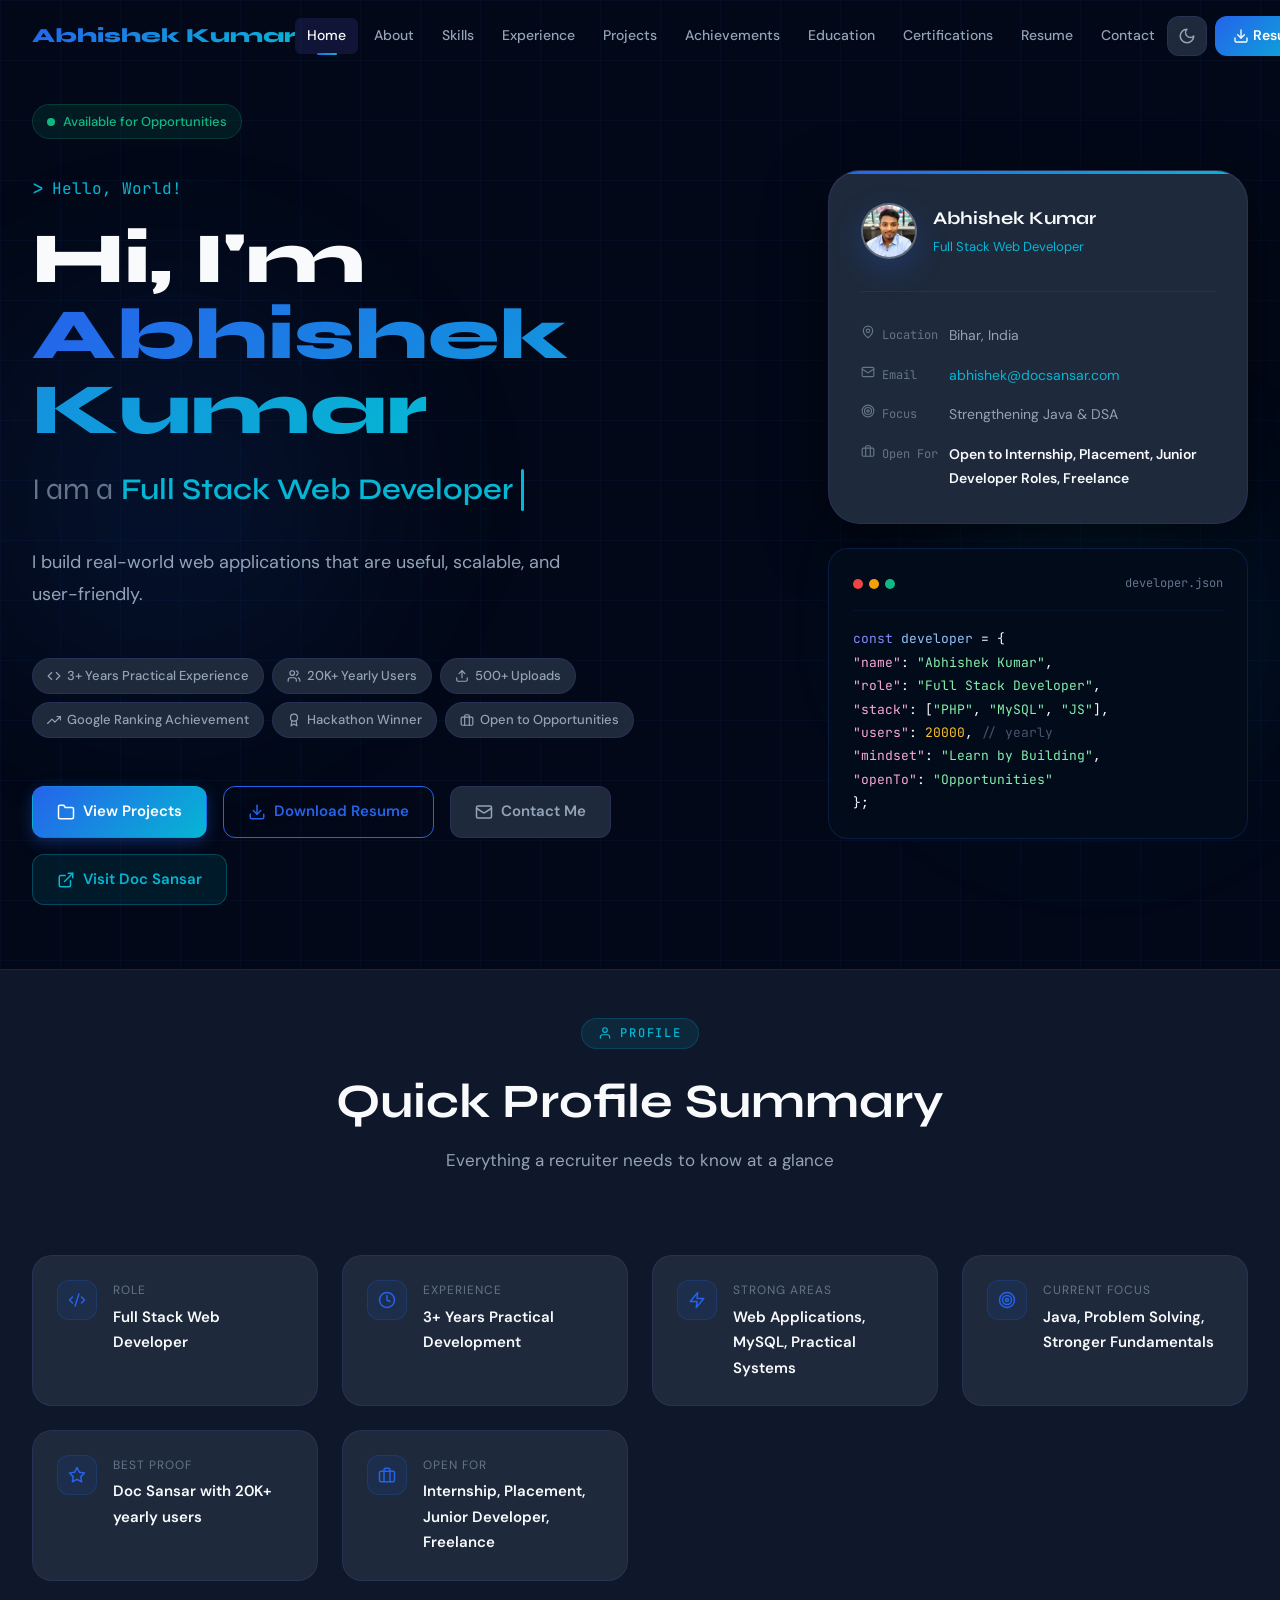
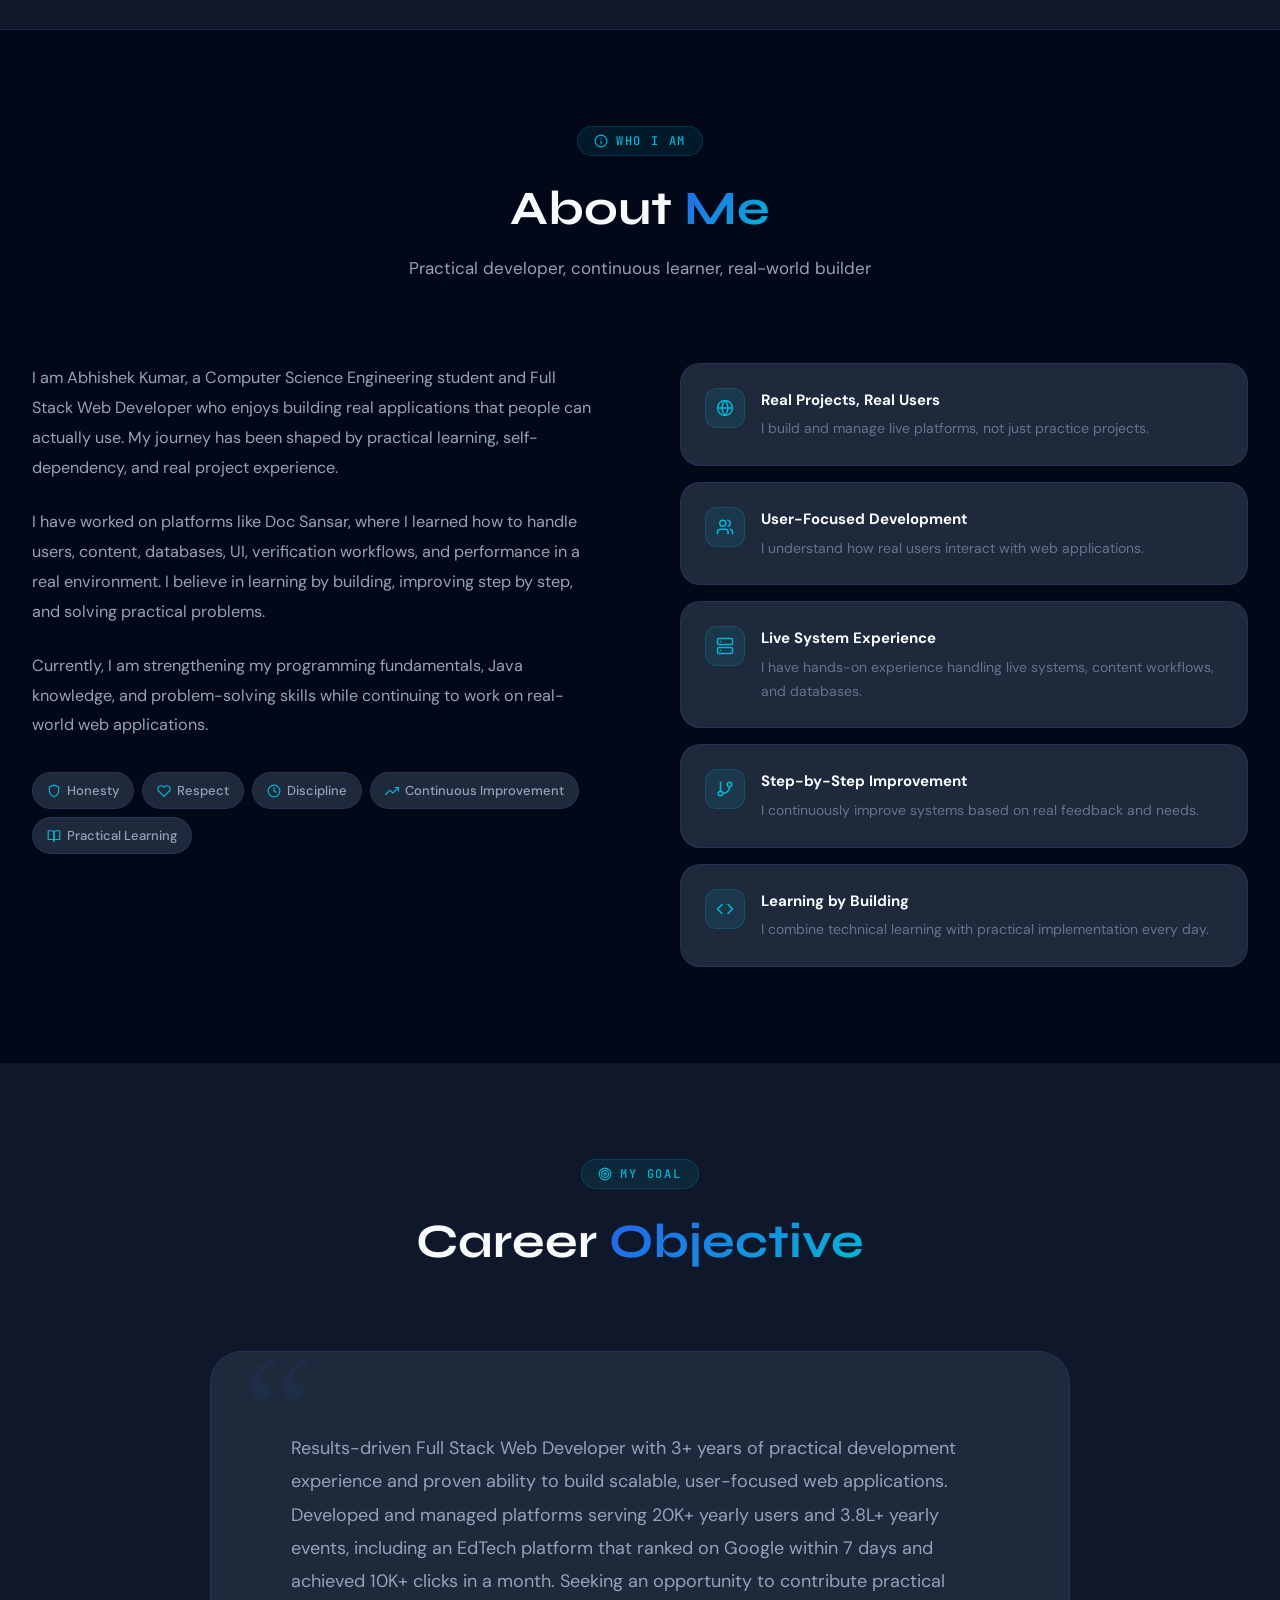
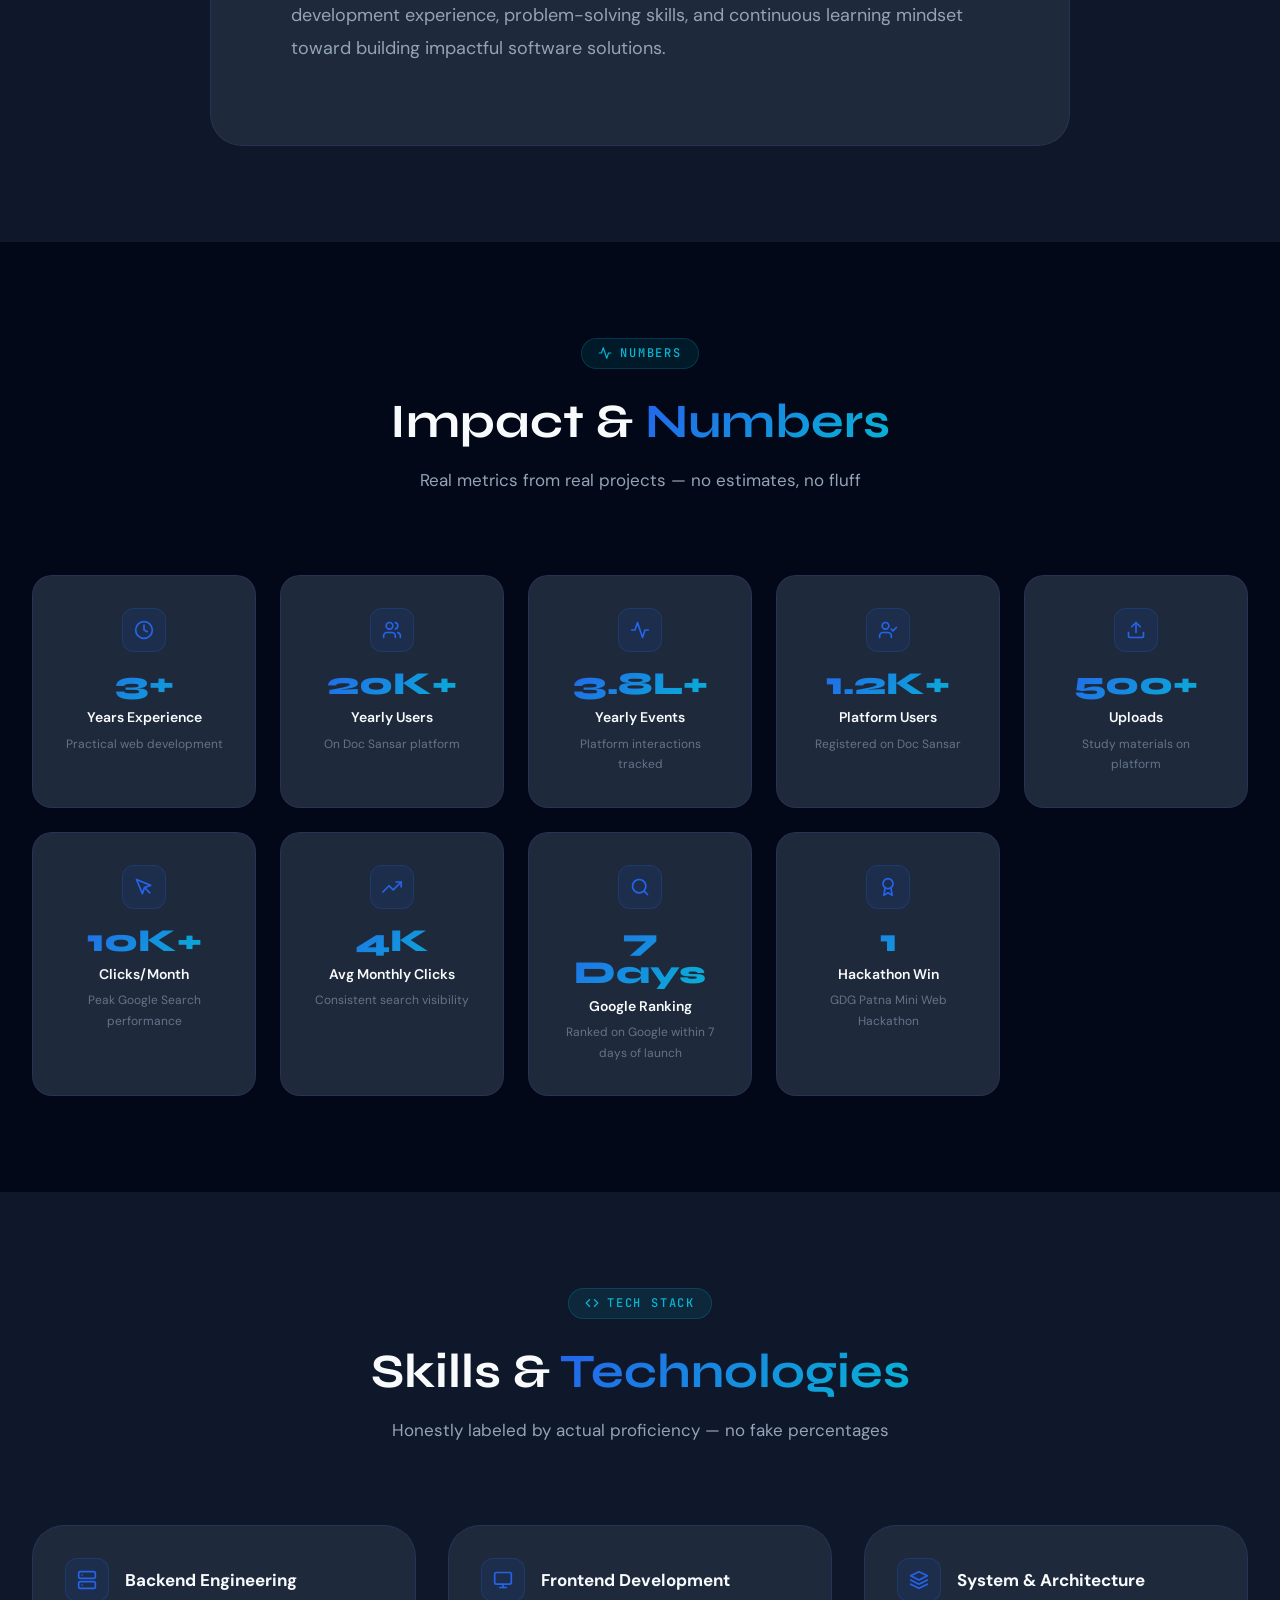
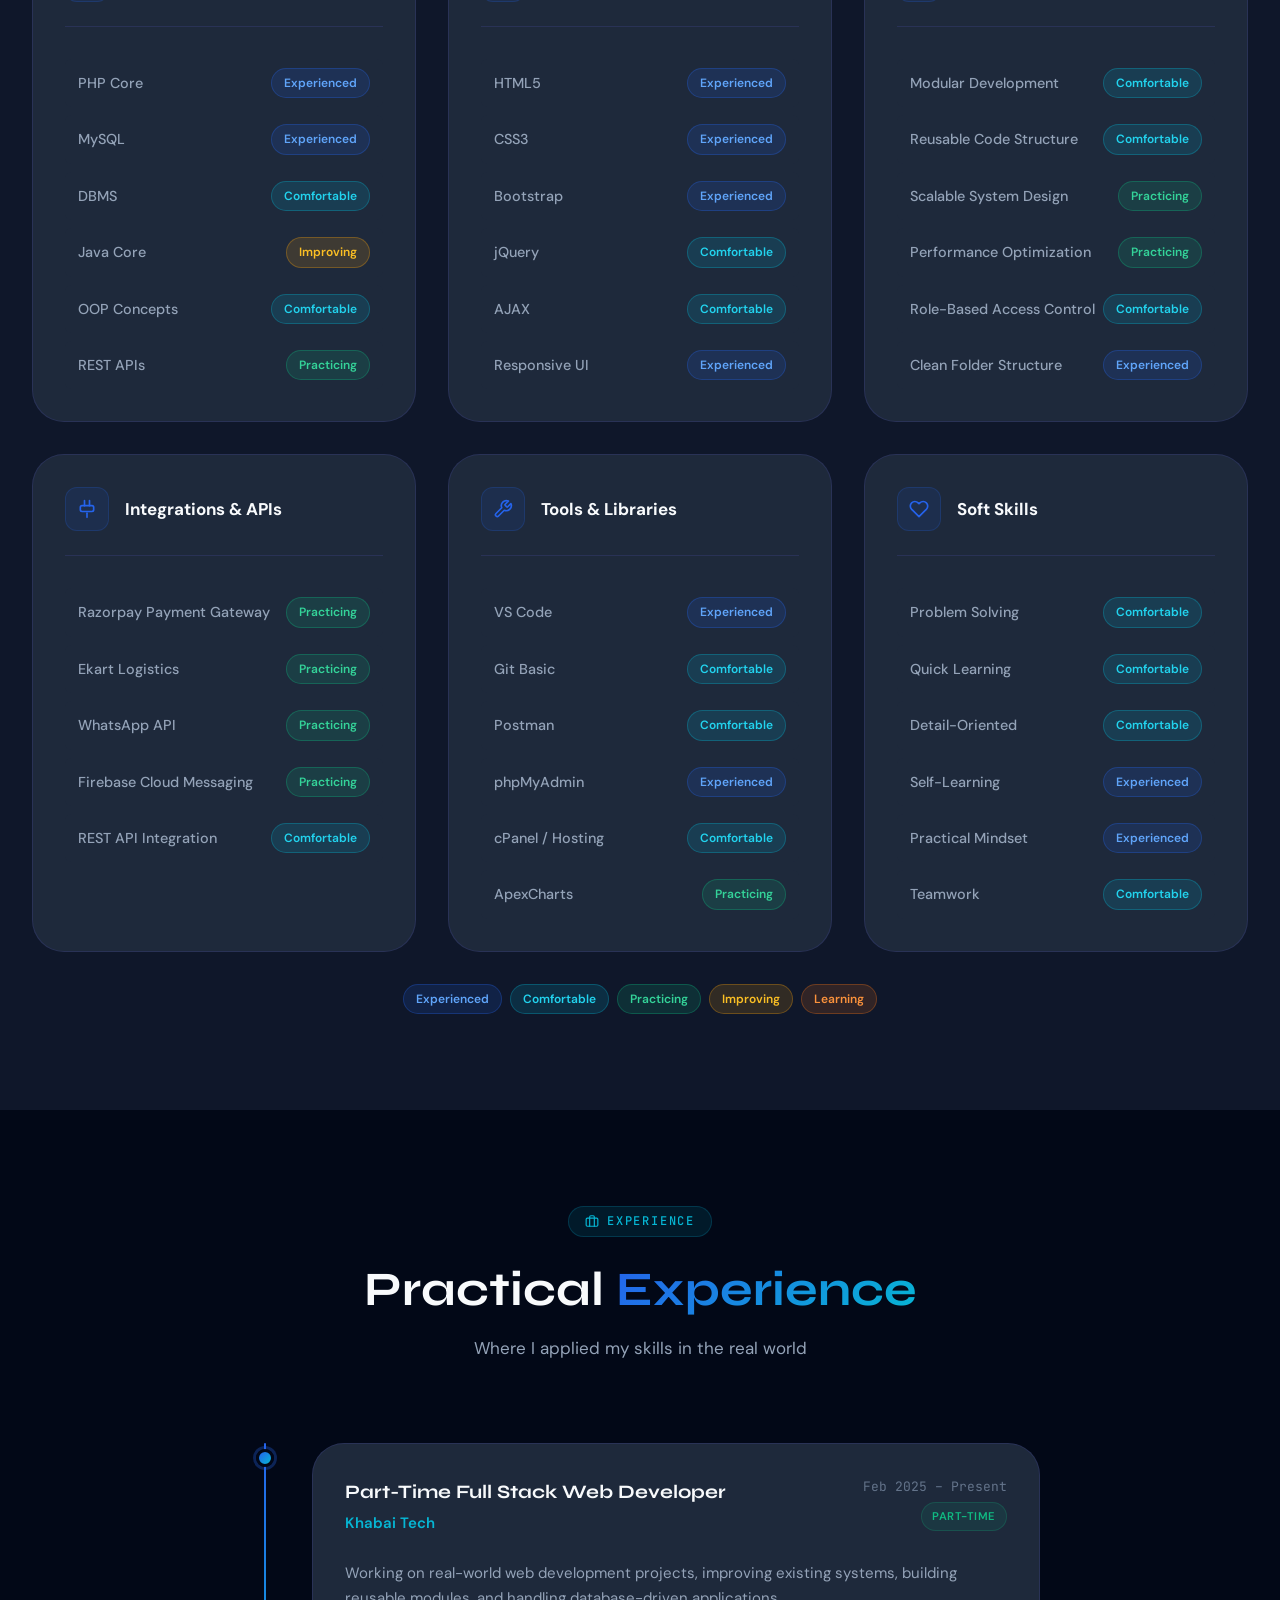
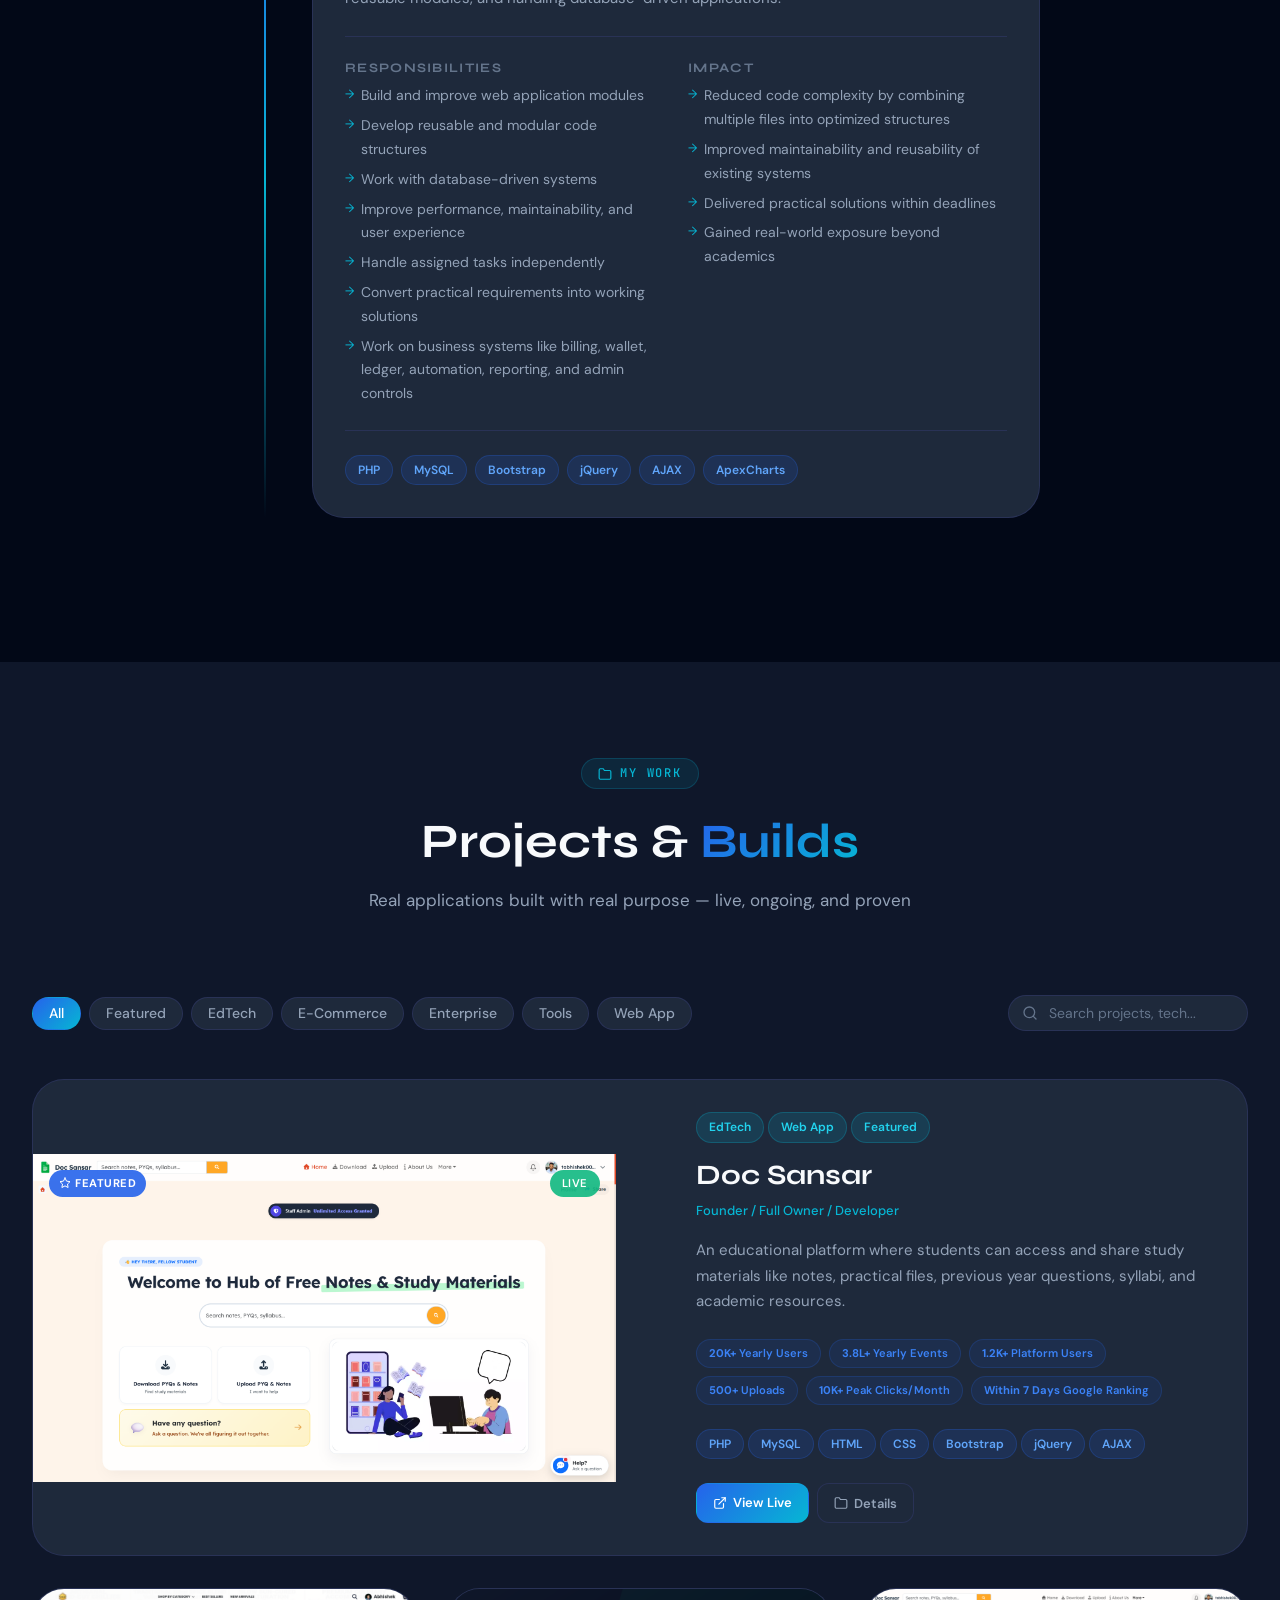
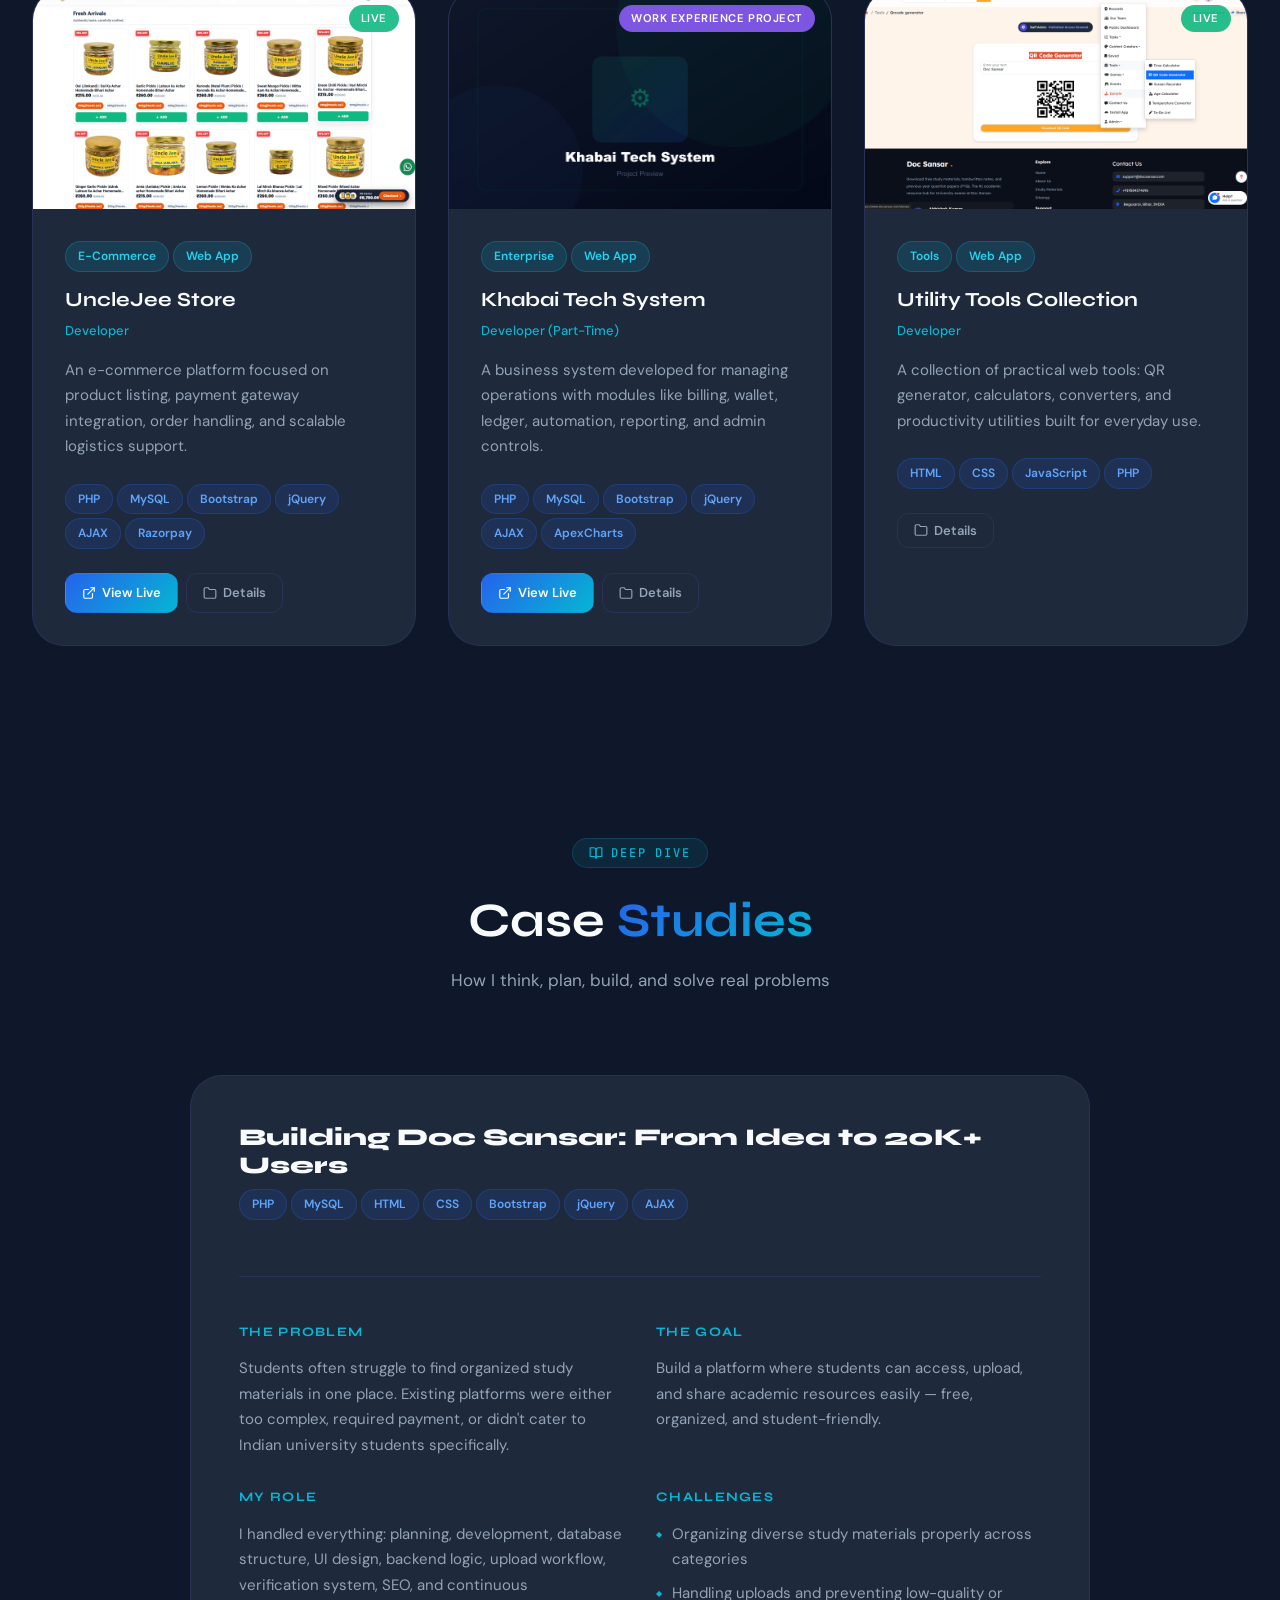
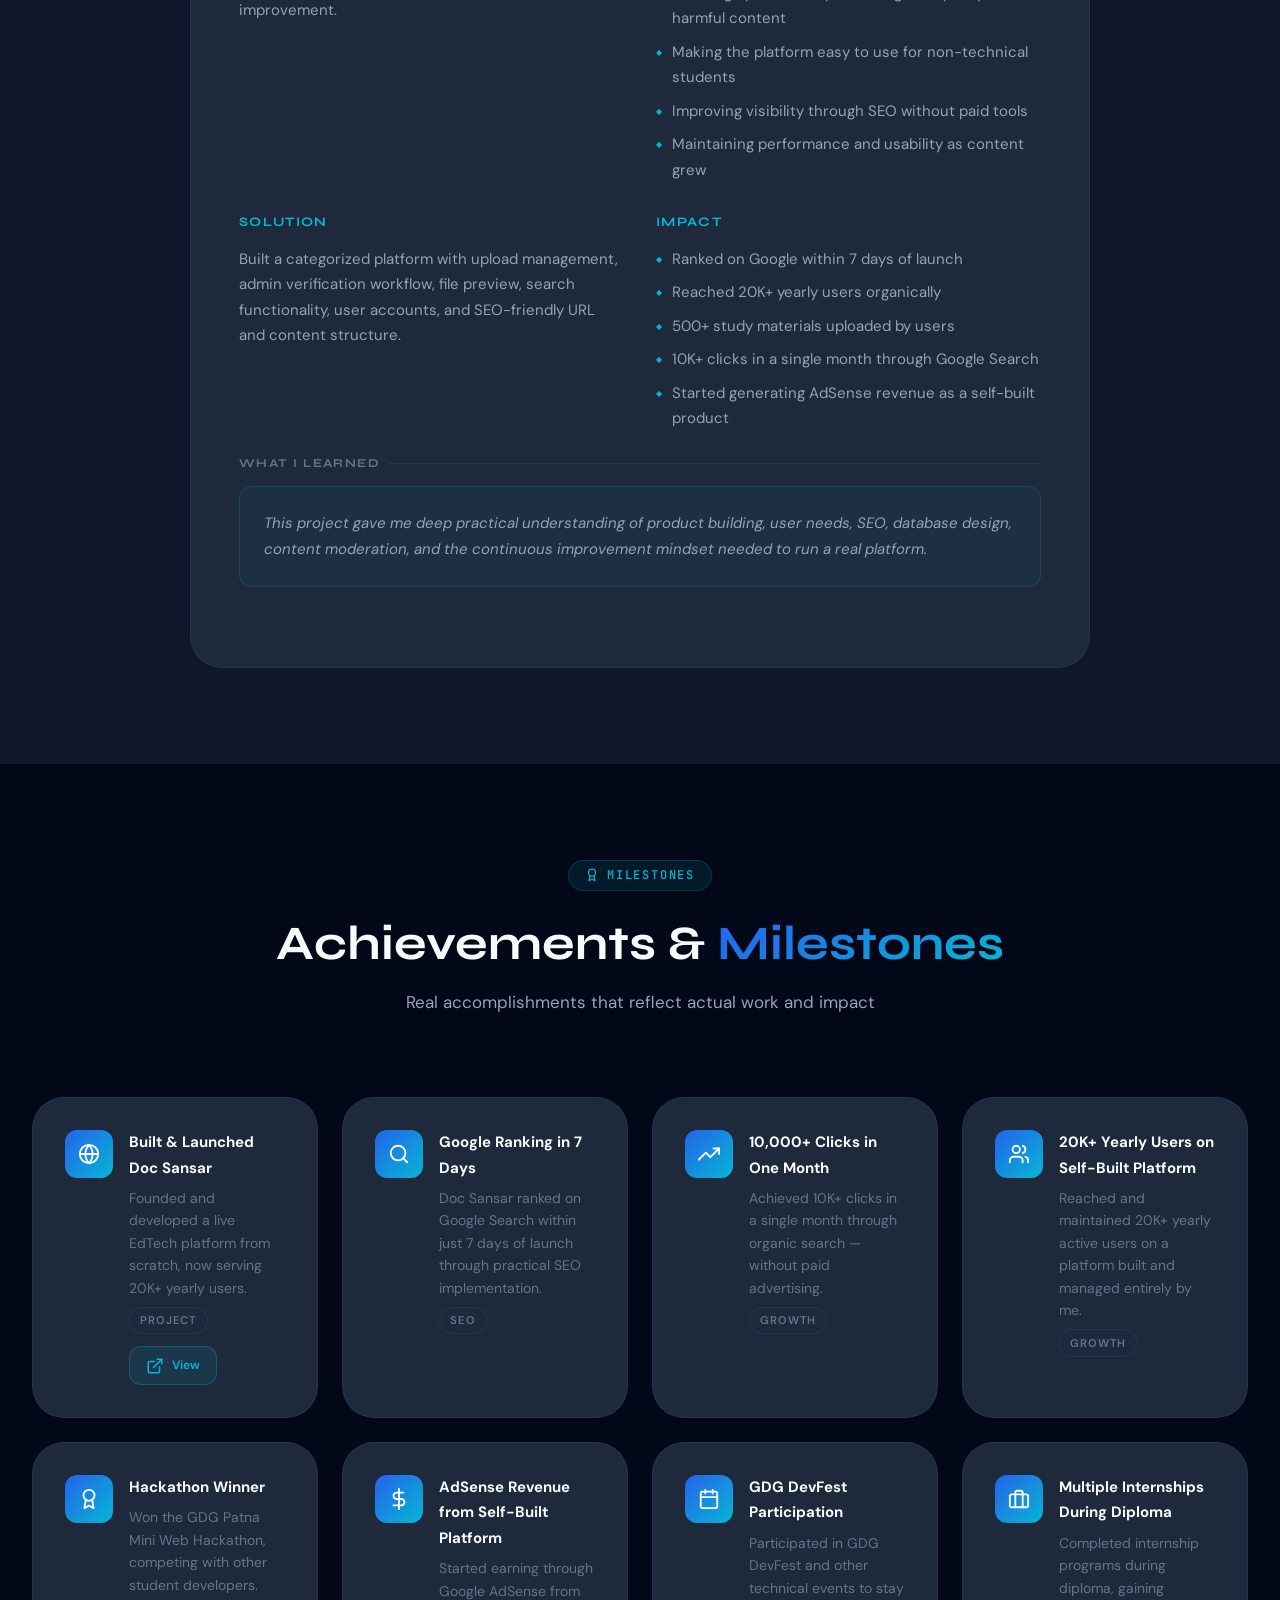
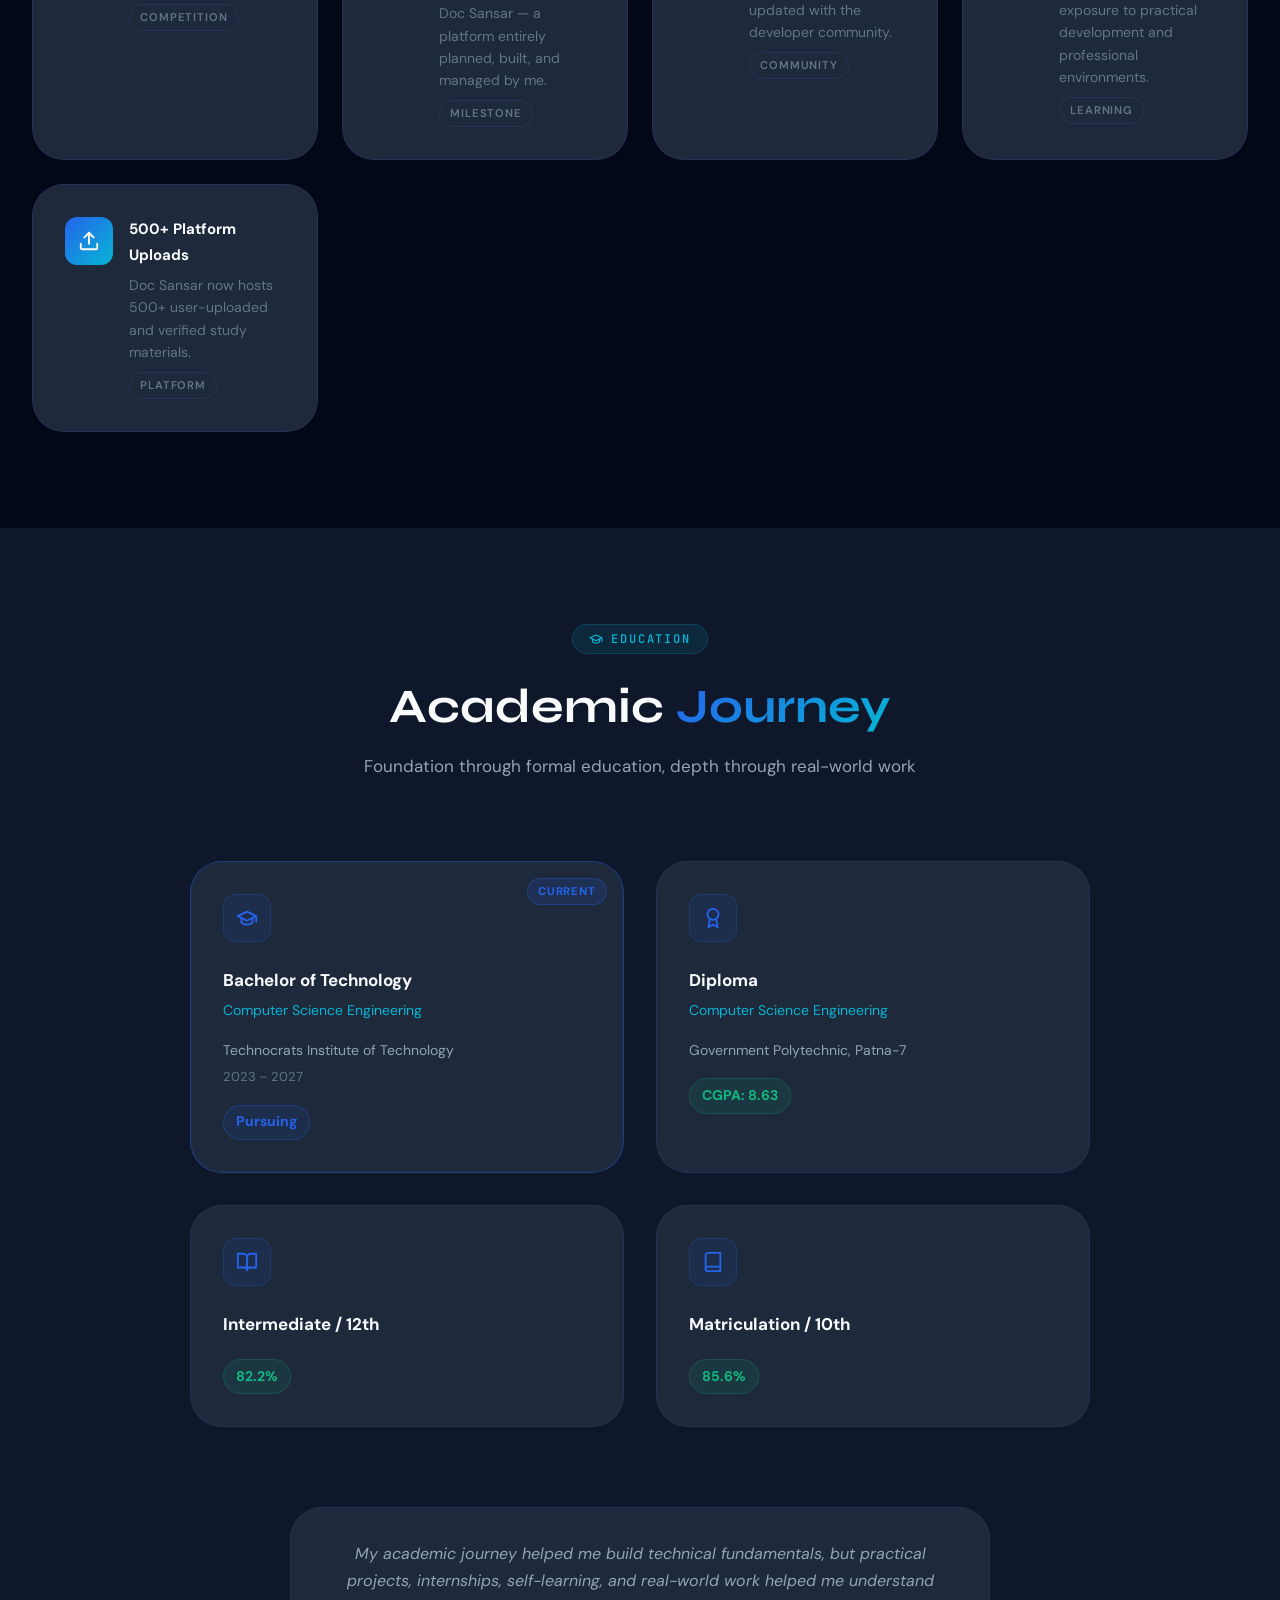
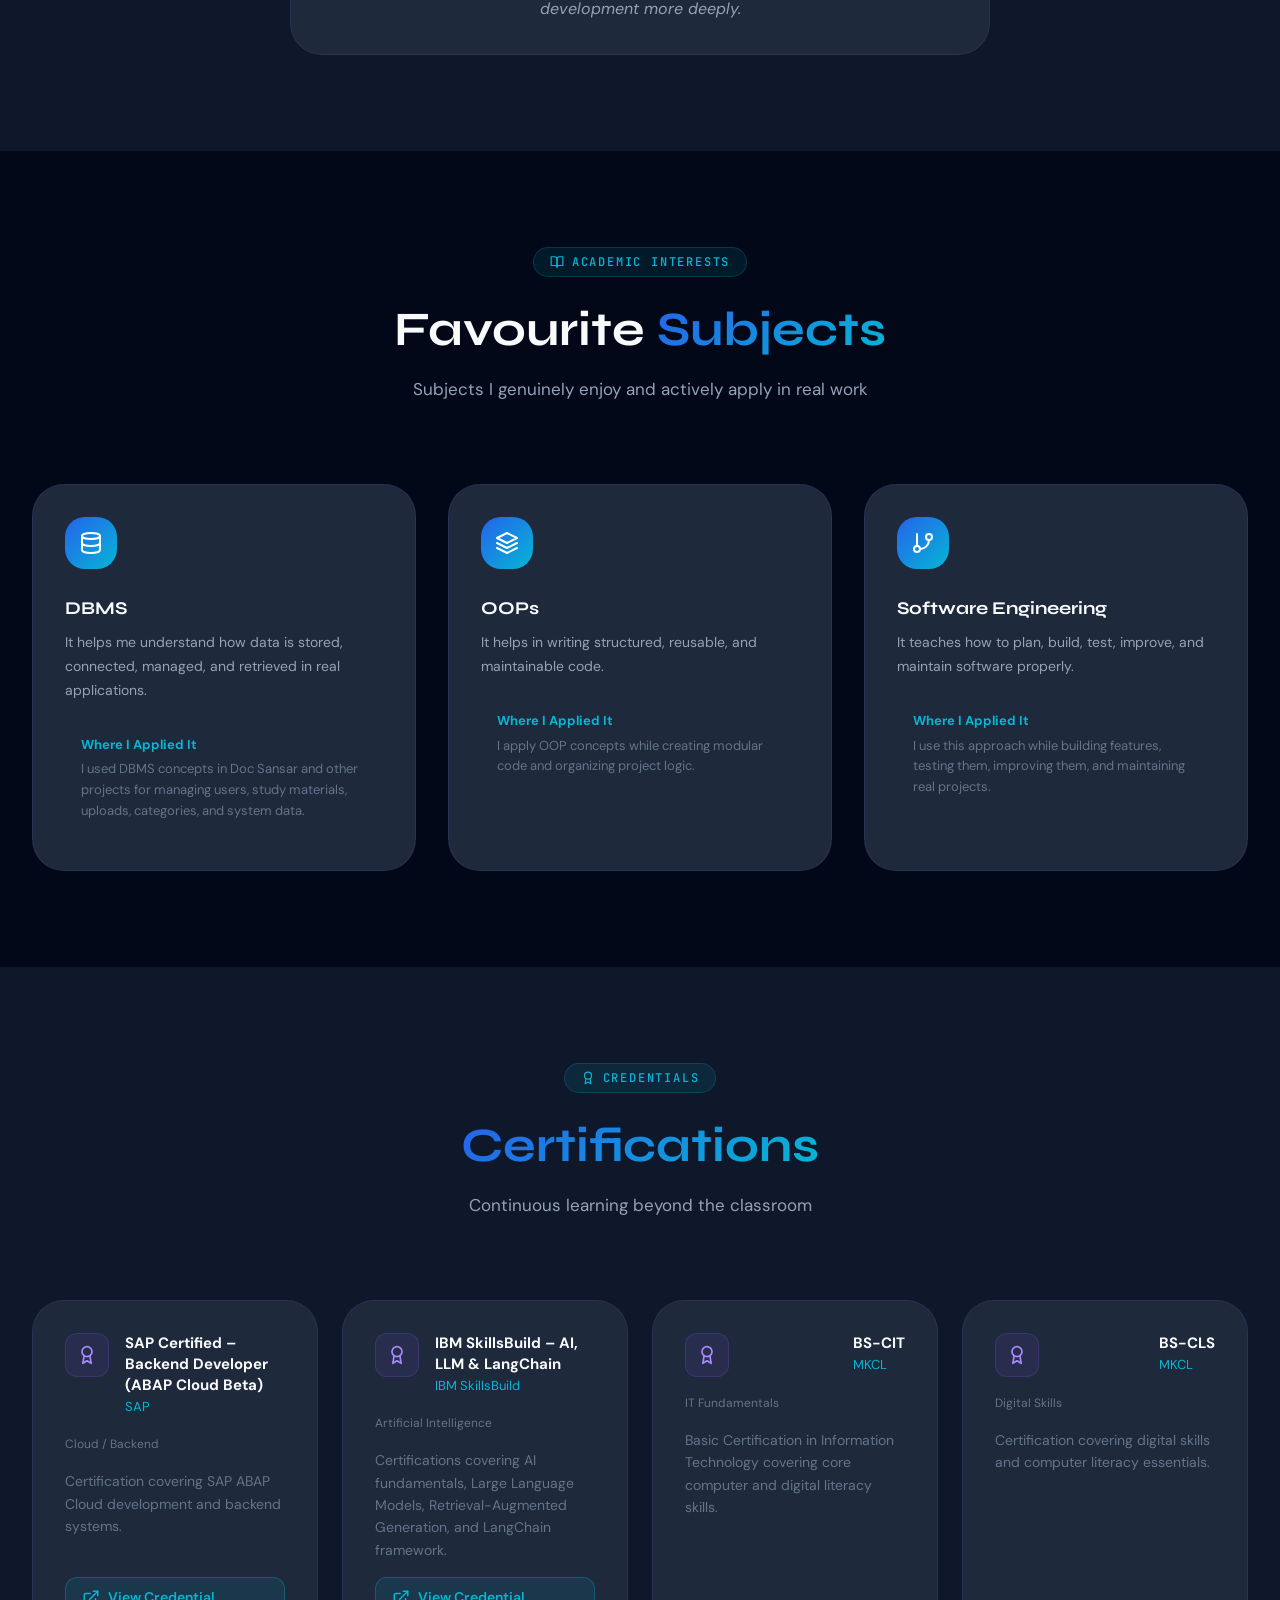
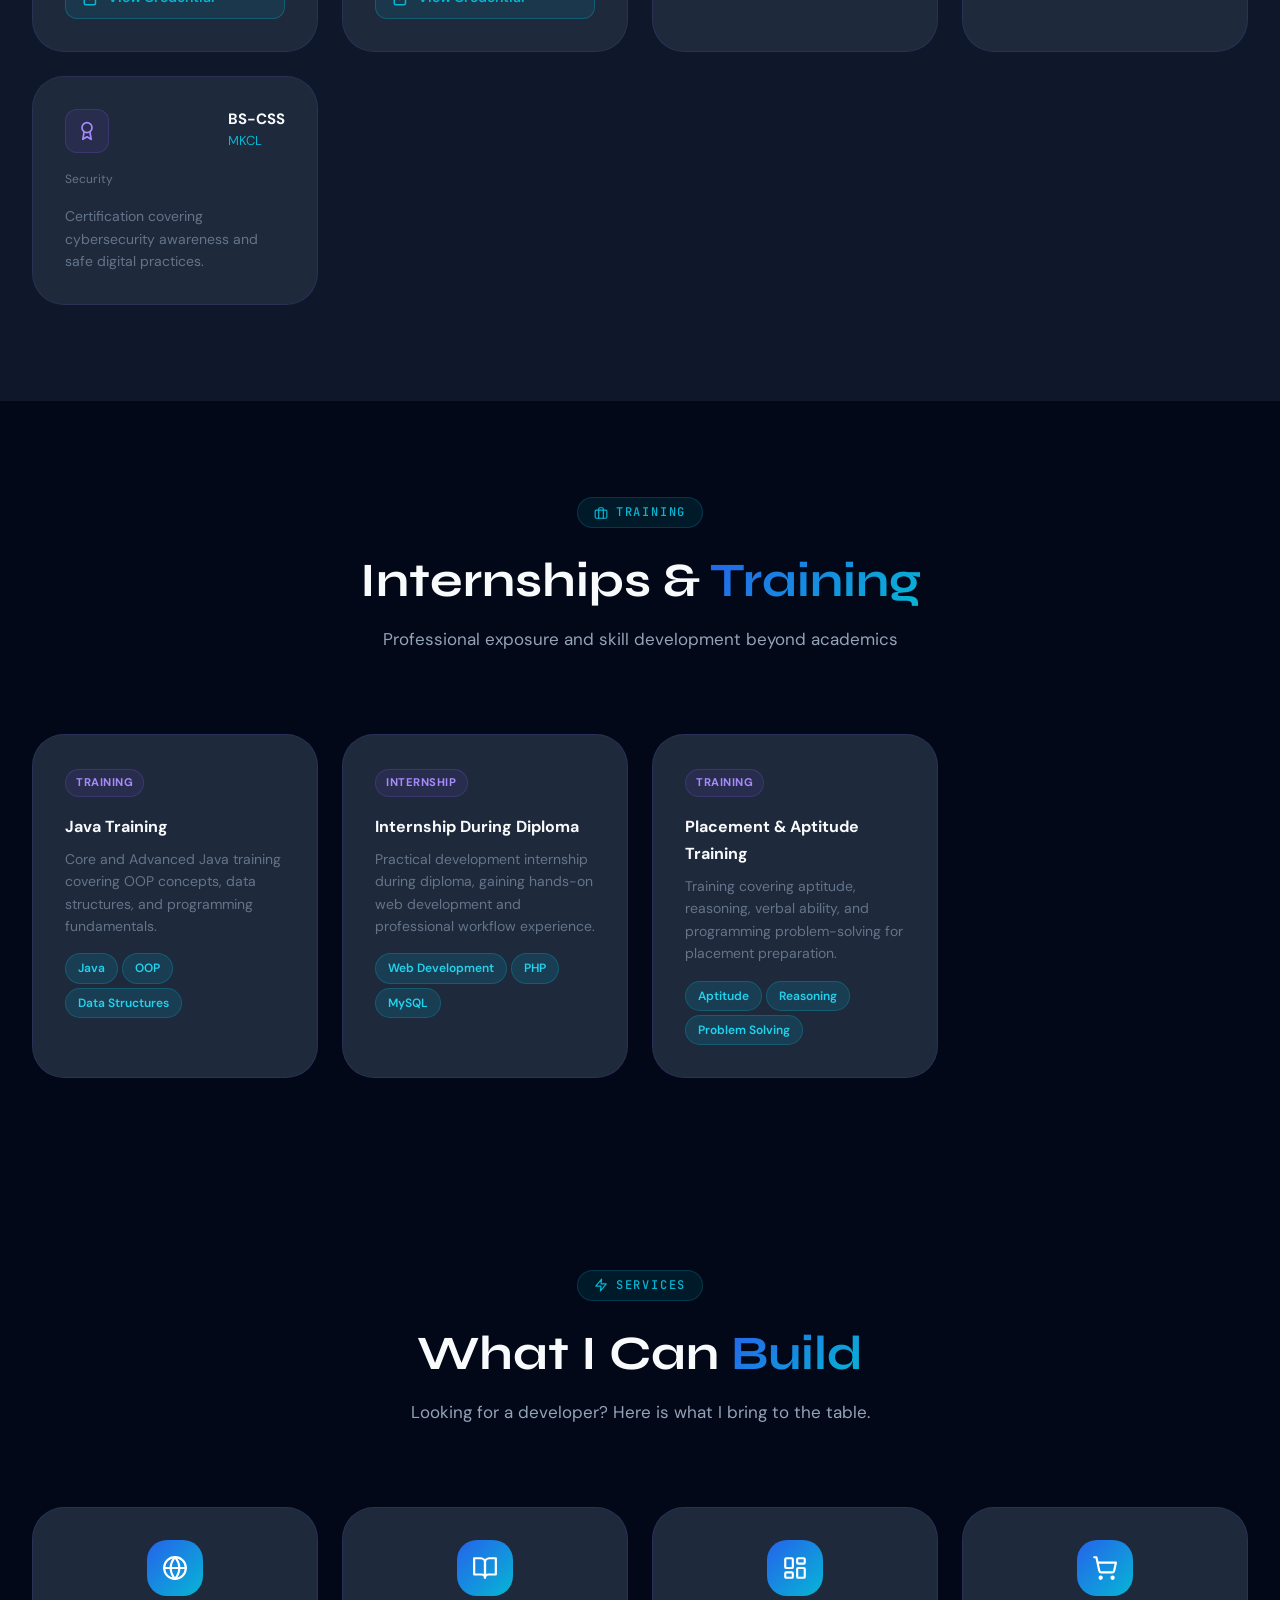
<file: index.html>
<!DOCTYPE html>
<html lang="en" data-theme="dark">
<head>
  <meta charset="UTF-8" />
  <meta name="viewport" content="width=device-width, initial-scale=1.0" />
  <meta http-equiv="X-UA-Compatible" content="IE=edge" />

  <!-- Primary Meta (injected dynamically by renderer.js, these are fallbacks) -->
  <title>Abhishek Kumar | Full Stack Web Developer Portfolio</title>
  <meta name="description" content="Portfolio of Abhishek Kumar, a Full Stack Web Developer building real-world, scalable, and user-friendly web applications." />
  <meta name="author" content="Abhishek Kumar" />
  <meta name="theme-color" content="#020817" />
  <meta name="robots" content="index, follow" />

  <!-- Open Graph (fallbacks) -->
  <meta property="og:type" content="website" />
  <meta property="og:url" content="https://abhishek.docsansar.com" />
  <meta property="og:title" content="Abhishek Kumar | Full Stack Web Developer" />
  <meta property="og:description" content="Full Stack Web Developer building real-world web applications." />
  <meta property="og:image" content="assets/images/og-image.png" />

  <!-- Twitter Card (fallbacks) -->
  <meta name="twitter:card" content="summary_large_image" />
  <meta name="twitter:title" content="Abhishek Kumar | Full Stack Web Developer" />
  <meta name="twitter:description" content="Full Stack Web Developer building real-world web applications." />
  <meta name="twitter:image" content="assets/images/og-image.png" />

  <!-- Favicon -->
  <link rel="icon" type="image/png" href="assets/images/favicon.png" />
  <link rel="apple-touch-icon" href="assets/images/favicon.png" />

  <!-- Fonts -->
  <link rel="preconnect" href="https://fonts.googleapis.com" />
  <link rel="preconnect" href="https://fonts.gstatic.com" crossorigin />
  <link href="https://fonts.googleapis.com/css2?family=Syne:wght@400;500;600;700;800&family=DM+Sans:ital,opsz,wght@0,9..40,300;0,9..40,400;0,9..40,500;0,9..40,600;1,9..40,400&family=JetBrains+Mono:wght@400;500&display=swap" rel="stylesheet" />

  <!-- Stylesheets -->
  <link rel="stylesheet" href="assets/css/style.css" />
  <link rel="stylesheet" href="assets/css/themes.css" />
  <link rel="stylesheet" href="assets/css/responsive.css" />

  <!-- JSON-LD Schema placeholder -->
  <script id="json-ld-schema" type="application/ld+json"></script>
</head>
<body>

  <!-- Skip to content -->
  <a href="#hero" class="skip-link">Skip to main content</a>

  <!-- ── PRELOADER ────────────────────────────────────────────── -->
  <div id="preloader" role="status" aria-live="polite" aria-label="Loading portfolio">
    <div class="preloader-logo">AK</div>
    <div class="preloader-bar">
      <div class="preloader-bar-fill"></div>
    </div>
    <div class="preloader-text">Loading portfolio...</div>
  </div>

  <!-- ── ERROR STATE ──────────────────────────────────────────── -->
  <div id="error-state" class="hidden" role="alert">
    <div class="error-box">
      <div class="error-icon">
        <svg xmlns="http://www.w3.org/2000/svg" width="28" height="28" viewBox="0 0 24 24" fill="none" stroke="currentColor" stroke-width="2" stroke-linecap="round" stroke-linejoin="round"><circle cx="12" cy="12" r="10"/><line x1="12" y1="8" x2="12" y2="12"/><line x1="12" y1="16" x2="12.01" y2="16"/></svg>
      </div>
      <h2 class="error-title">Could Not Load Portfolio</h2>
      <p class="error-msg">Portfolio content could not be loaded. Please check portfolio-data.json.</p>
      <div class="error-hint">
        💡 If testing locally, open with VS Code Live Server or any local server.<br>
        Direct file:// access blocks JSON fetch in most browsers.
      </div>
    </div>
  </div>

  <!-- ── MAIN CONTENT ─────────────────────────────────────────── -->
  <div id="main-content">

    <!-- ── NAVBAR ─────────────────────────────────────────────── -->
    <header id="navbar" role="banner">
      <div class="container nav-container">

        <!-- Logo -->
        <a id="nav-logo" href="#hero" class="nav-logo" aria-label="Abhishek Kumar - Home">
          Abhishek Kumar
        </a>

        <!-- Desktop Nav Links -->
        <nav id="nav-links" class="nav-links" role="navigation" aria-label="Primary navigation">
          <!-- Rendered dynamically -->
        </nav>

        <!-- Nav Actions -->
        <div class="nav-actions">
          <!-- Theme Toggle -->
          <button id="theme-toggle" class="btn-theme-toggle" aria-label="Toggle dark/light mode" title="Toggle theme">
            <svg class="theme-icon-moon" xmlns="http://www.w3.org/2000/svg" viewBox="0 0 24 24" fill="none" stroke="currentColor" stroke-width="2" stroke-linecap="round" stroke-linejoin="round"><path d="M12 3a6 6 0 0 0 9 9 9 9 0 1 1-9-9Z"/></svg>
            <svg class="theme-icon-sun" xmlns="http://www.w3.org/2000/svg" viewBox="0 0 24 24" fill="none" stroke="currentColor" stroke-width="2" stroke-linecap="round" stroke-linejoin="round"><circle cx="12" cy="12" r="4"/><path d="M12 2v2M12 20v2M4.93 4.93l1.41 1.41M17.66 17.66l1.41 1.41M2 12h2M20 12h2M6.34 17.66l-1.41 1.41M19.07 4.93l-1.41 1.41"/></svg>
          </button>

          <!-- CTA Button -->
          <a href="assets/documents/Abhishek-Kumar-Resume.pdf" class="btn-nav-cta" download aria-label="Download Resume">
            <svg xmlns="http://www.w3.org/2000/svg" width="16" height="16" viewBox="0 0 24 24" fill="none" stroke="currentColor" stroke-width="2" stroke-linecap="round" stroke-linejoin="round"><path d="M21 15v4a2 2 0 0 1-2 2H5a2 2 0 0 1-2-2v-4"/><polyline points="7 10 12 15 17 10"/><line x1="12" y1="15" x2="12" y2="3"/></svg>
            <span>Resume</span>
          </a>

          <!-- Hamburger -->
          <button id="hamburger" class="hamburger" aria-label="Open mobile menu" aria-expanded="false" aria-controls="mobile-menu">
            <span></span>
            <span></span>
            <span></span>
          </button>
        </div>
      </div>

      <!-- Mobile Menu -->
      <nav id="mobile-menu" class="mobile-menu" role="navigation" aria-label="Mobile navigation">
        <!-- Rendered dynamically -->
      </nav>
    </header>

    <main id="main" role="main">

      <!-- ── HERO ──────────────────────────────────────────────── -->
      <section id="hero" aria-label="Hero — Introduction">
        <div class="hero-bg" aria-hidden="true">
          <div class="hero-grid"></div>
          <div class="hero-glow-1"></div>
          <div class="hero-glow-2"></div>
        </div>
        <div class="container hero-container" id="hero-content">
          <!-- Rendered dynamically -->
        </div>
      </section>

      <!-- ── QUICK SUMMARY ─────────────────────────────────────── -->
      <section id="quick-summary" aria-label="Quick Profile Summary">
        <div class="container">
          <div class="section-header">
            <div class="section-label">
              <svg xmlns="http://www.w3.org/2000/svg" width="14" height="14" viewBox="0 0 24 24" fill="none" stroke="currentColor" stroke-width="2" stroke-linecap="round" stroke-linejoin="round"><path d="M20 21v-2a4 4 0 0 0-4-4H8a4 4 0 0 0-4 4v2"/><circle cx="12" cy="7" r="4"/></svg>
              Profile
            </div>
            <h2 class="section-title">Quick Profile <span>Summary</span></h2>
            <p class="section-subtitle">Everything a recruiter needs to know at a glance</p>
          </div>
          <div class="quick-summary-grid" id="summary-grid">
            <!-- Rendered dynamically -->
          </div>
        </div>
      </section>

      <!-- ── ABOUT ─────────────────────────────────────────────── -->
      <section id="about" aria-label="About Me">
        <div class="container">
          <div class="section-header">
            <div class="section-label">
              <svg xmlns="http://www.w3.org/2000/svg" width="14" height="14" viewBox="0 0 24 24" fill="none" stroke="currentColor" stroke-width="2" stroke-linecap="round" stroke-linejoin="round"><circle cx="12" cy="12" r="10"/><path d="M12 16v-4"/><path d="M12 8h.01"/></svg>
              Who I Am
            </div>
            <h2 class="section-title">About <span>Me</span></h2>
            <p class="section-subtitle">Practical developer, continuous learner, real-world builder</p>
          </div>
          <div class="about-grid">
            <div class="about-text reveal-left">
              <div id="about-bio"><!-- Rendered dynamically --></div>
              <div class="about-values" id="about-values"><!-- Rendered dynamically --></div>
            </div>
            <div class="differentiators-grid" id="about-differentiators">
              <!-- Rendered dynamically -->
            </div>
          </div>
        </div>
      </section>

      <!-- ── CAREER OBJECTIVE ──────────────────────────────────── -->
      <section id="career-objective" aria-label="Career Objective">
        <div class="container">
          <div class="section-header">
            <div class="section-label">
              <svg xmlns="http://www.w3.org/2000/svg" width="14" height="14" viewBox="0 0 24 24" fill="none" stroke="currentColor" stroke-width="2" stroke-linecap="round" stroke-linejoin="round"><circle cx="12" cy="12" r="10"/><circle cx="12" cy="12" r="6"/><circle cx="12" cy="12" r="2"/></svg>
              My Goal
            </div>
            <h2 class="section-title">Career <span>Objective</span></h2>
          </div>
          <div class="objective-card reveal">
            <p class="objective-text" id="objective-text"><!-- Rendered dynamically --></p>
          </div>
        </div>
      </section>

      <!-- ── STATS ─────────────────────────────────────────────── -->
      <section id="stats" aria-label="Impact and Numbers">
        <div class="container">
          <div class="section-header">
            <div class="section-label">
              <svg xmlns="http://www.w3.org/2000/svg" width="14" height="14" viewBox="0 0 24 24" fill="none" stroke="currentColor" stroke-width="2" stroke-linecap="round" stroke-linejoin="round"><polyline points="22 12 18 12 15 21 9 3 6 12 2 12"/></svg>
              Numbers
            </div>
            <h2 class="section-title">Impact & <span>Numbers</span></h2>
            <p class="section-subtitle">Real metrics from real projects — no estimates, no fluff</p>
          </div>
          <div class="stats-grid" id="stats-grid">
            <!-- Rendered dynamically -->
          </div>
        </div>
      </section>

      <!-- ── SKILLS ─────────────────────────────────────────────── -->
      <section id="skills" aria-label="Skills and Technologies">
        <div class="container">
          <div class="section-header">
            <div class="section-label">
              <svg xmlns="http://www.w3.org/2000/svg" width="14" height="14" viewBox="0 0 24 24" fill="none" stroke="currentColor" stroke-width="2" stroke-linecap="round" stroke-linejoin="round"><polyline points="16 18 22 12 16 6"/><polyline points="8 6 2 12 8 18"/></svg>
              Tech Stack
            </div>
            <h2 class="section-title">Skills & <span>Technologies</span></h2>
            <p class="section-subtitle">Honestly labeled by actual proficiency — no fake percentages</p>
          </div>
          <div class="skills-grid" id="skills-grid">
            <!-- Rendered dynamically -->
          </div>
          <div class="skills-legend" id="skills-legend" style="margin-top:2rem;">
            <!-- Rendered dynamically -->
          </div>
        </div>
      </section>

      <!-- ── EXPERIENCE ─────────────────────────────────────────── -->
      <section id="experience" aria-label="Work Experience">
        <div class="container">
          <div class="section-header">
            <div class="section-label">
              <svg xmlns="http://www.w3.org/2000/svg" width="14" height="14" viewBox="0 0 24 24" fill="none" stroke="currentColor" stroke-width="2" stroke-linecap="round" stroke-linejoin="round"><rect width="20" height="14" x="2" y="7" rx="2" ry="2"/><path d="M16 21V5a2 2 0 0 0-2-2h-4a2 2 0 0 0-2 2v16"/></svg>
              Experience
            </div>
            <h2 class="section-title">Practical <span>Experience</span></h2>
            <p class="section-subtitle">Where I applied my skills in the real world</p>
          </div>
          <div class="timeline" id="experience-timeline">
            <!-- Rendered dynamically -->
          </div>
        </div>
      </section>

      <!-- ── PROJECTS ───────────────────────────────────────────── -->
      <section id="projects" aria-label="Projects">
        <div class="container">
          <div class="section-header">
            <div class="section-label">
              <svg xmlns="http://www.w3.org/2000/svg" width="14" height="14" viewBox="0 0 24 24" fill="none" stroke="currentColor" stroke-width="2" stroke-linecap="round" stroke-linejoin="round"><path d="M22 19a2 2 0 0 1-2 2H4a2 2 0 0 1-2-2V5a2 2 0 0 1 2-2h5l2 3h9a2 2 0 0 1 2 2z"/></svg>
              My Work
            </div>
            <h2 class="section-title">Projects & <span>Builds</span></h2>
            <p class="section-subtitle">Real applications built with real purpose — live, ongoing, and proven</p>
          </div>

          <!-- Controls -->
          <div class="projects-controls">
            <div class="filter-tabs" id="project-filters" role="group" aria-label="Filter projects by category">
              <!-- Rendered dynamically -->
            </div>
            <div class="project-search-wrapper">
              <svg class="search-icon" xmlns="http://www.w3.org/2000/svg" viewBox="0 0 24 24" fill="none" stroke="currentColor" stroke-width="2" stroke-linecap="round" stroke-linejoin="round" aria-hidden="true"><circle cx="11" cy="11" r="8"/><path d="m21 21-4.35-4.35"/></svg>
              <input
                id="project-search"
                class="project-search"
                type="search"
                placeholder="Search projects, tech..."
                aria-label="Search projects"
              />
            </div>
          </div>

          <!-- Grid -->
          <div class="projects-grid" id="projects-grid" role="list">
            <!-- Rendered dynamically -->
          </div>
        </div>
      </section>

      <!-- ── CASE STUDIES ───────────────────────────────────────── -->
      <section id="case-studies" aria-label="Case Studies">
        <div class="container">
          <div class="section-header">
            <div class="section-label">
              <svg xmlns="http://www.w3.org/2000/svg" width="14" height="14" viewBox="0 0 24 24" fill="none" stroke="currentColor" stroke-width="2" stroke-linecap="round" stroke-linejoin="round"><path d="M2 3h6a4 4 0 0 1 4 4v14a3 3 0 0 0-3-3H2z"/><path d="M22 3h-6a4 4 0 0 0-4 4v14a3 3 0 0 1 3-3h7z"/></svg>
              Deep Dive
            </div>
            <h2 class="section-title">Case <span>Studies</span></h2>
            <p class="section-subtitle">How I think, plan, build, and solve real problems</p>
          </div>
          <div id="case-studies-content">
            <!-- Rendered dynamically -->
          </div>
        </div>
      </section>

      <!-- ── ACHIEVEMENTS ───────────────────────────────────────── -->
      <section id="achievements" aria-label="Achievements">
        <div class="container">
          <div class="section-header">
            <div class="section-label">
              <svg xmlns="http://www.w3.org/2000/svg" width="14" height="14" viewBox="0 0 24 24" fill="none" stroke="currentColor" stroke-width="2" stroke-linecap="round" stroke-linejoin="round"><circle cx="12" cy="8" r="6"/><path d="M15.477 12.89 17 22l-5-3-5 3 1.523-9.11"/></svg>
              Milestones
            </div>
            <h2 class="section-title">Achievements & <span>Milestones</span></h2>
            <p class="section-subtitle">Real accomplishments that reflect actual work and impact</p>
          </div>
          <div class="achievements-grid" id="achievements-grid">
            <!-- Rendered dynamically -->
          </div>
        </div>
      </section>

      <!-- ── EDUCATION ──────────────────────────────────────────── -->
      <section id="education" aria-label="Education">
        <div class="container">
          <div class="section-header">
            <div class="section-label">
              <svg xmlns="http://www.w3.org/2000/svg" width="14" height="14" viewBox="0 0 24 24" fill="none" stroke="currentColor" stroke-width="2" stroke-linecap="round" stroke-linejoin="round"><path d="M22 10v6M2 10l10-5 10 5-10 5z"/><path d="M6 12v5c3 3 9 3 12 0v-5"/></svg>
              Education
            </div>
            <h2 class="section-title">Academic <span>Journey</span></h2>
            <p class="section-subtitle">Foundation through formal education, depth through real-world work</p>
          </div>
          <div class="education-grid" id="education-grid">
            <!-- Rendered dynamically -->
          </div>
          <div class="education-summary" id="education-summary">
            <!-- Rendered dynamically -->
          </div>
        </div>
      </section>

      <!-- ── FAVOURITE SUBJECTS ─────────────────────────────────── -->
      <section id="subjects" aria-label="Favourite Subjects">
        <div class="container">
          <div class="section-header">
            <div class="section-label">
              <svg xmlns="http://www.w3.org/2000/svg" width="14" height="14" viewBox="0 0 24 24" fill="none" stroke="currentColor" stroke-width="2" stroke-linecap="round" stroke-linejoin="round"><path d="M2 3h6a4 4 0 0 1 4 4v14a3 3 0 0 0-3-3H2z"/><path d="M22 3h-6a4 4 0 0 0-4 4v14a3 3 0 0 1 3-3h7z"/></svg>
              Academic Interests
            </div>
            <h2 class="section-title">Favourite <span>Subjects</span></h2>
            <p class="section-subtitle">Subjects I genuinely enjoy and actively apply in real work</p>
          </div>
          <div class="subjects-grid" id="subjects-grid">
            <!-- Rendered dynamically -->
          </div>
        </div>
      </section>

      <!-- ── CERTIFICATIONS ─────────────────────────────────────── -->
      <section id="certifications" aria-label="Certifications">
        <div class="container">
          <div class="section-header">
            <div class="section-label">
              <svg xmlns="http://www.w3.org/2000/svg" width="14" height="14" viewBox="0 0 24 24" fill="none" stroke="currentColor" stroke-width="2" stroke-linecap="round" stroke-linejoin="round"><circle cx="12" cy="8" r="6"/><path d="M15.477 12.89 17 22l-5-3-5 3 1.523-9.11"/></svg>
              Credentials
            </div>
            <h2 class="section-title"><span>Certifications</span></h2>
            <p class="section-subtitle">Continuous learning beyond the classroom</p>
          </div>
          <div class="certs-grid" id="certs-grid">
            <!-- Rendered dynamically -->
          </div>
        </div>
      </section>

      <!-- ── TRAINING & INTERNSHIPS ─────────────────────────────── -->
      <section id="training" aria-label="Internships and Training">
        <div class="container">
          <div class="section-header">
            <div class="section-label">
              <svg xmlns="http://www.w3.org/2000/svg" width="14" height="14" viewBox="0 0 24 24" fill="none" stroke="currentColor" stroke-width="2" stroke-linecap="round" stroke-linejoin="round"><rect width="20" height="14" x="2" y="7" rx="2" ry="2"/><path d="M16 21V5a2 2 0 0 0-2-2h-4a2 2 0 0 0-2 2v16"/></svg>
              Training
            </div>
            <h2 class="section-title">Internships & <span>Training</span></h2>
            <p class="section-subtitle">Professional exposure and skill development beyond academics</p>
          </div>
          <div class="training-grid" id="training-grid">
            <!-- Rendered dynamically -->
          </div>
        </div>
      </section>

      <!-- ── SERVICES ───────────────────────────────────────────── -->
      <section id="services" aria-label="What I Can Build">
        <div class="container">
          <div class="section-header">
            <div class="section-label">
              <svg xmlns="http://www.w3.org/2000/svg" width="14" height="14" viewBox="0 0 24 24" fill="none" stroke="currentColor" stroke-width="2" stroke-linecap="round" stroke-linejoin="round"><polygon points="13 2 3 14 12 14 11 22 21 10 12 10 13 2"/></svg>
              Services
            </div>
            <h2 class="section-title">What I Can <span>Build</span></h2>
            <p class="section-subtitle">Looking for a developer? Here is what I bring to the table.</p>
          </div>
          <div class="services-grid" id="services-grid">
            <!-- Rendered dynamically -->
          </div>
        </div>
      </section>

      <!-- ── PHILOSOPHY ─────────────────────────────────────────── -->
      <section id="philosophy" aria-label="Work Philosophy">
        <div class="container">
          <div class="section-header">
            <div class="section-label">
              <svg xmlns="http://www.w3.org/2000/svg" width="14" height="14" viewBox="0 0 24 24" fill="none" stroke="currentColor" stroke-width="2" stroke-linecap="round" stroke-linejoin="round"><path d="M12 22s8-4 8-10V5l-8-3-8 3v7c0 6 8 10 8 10z"/></svg>
              Approach
            </div>
            <h2 class="section-title">How I <span>Work</span></h2>
          </div>
          <p class="philosophy-main" id="philosophy-main"><!-- Rendered dynamically --></p>
          <div class="process-flow" id="process-flow">
            <!-- Rendered dynamically -->
          </div>
        </div>
      </section>

      <!-- ── VALUES ─────────────────────────────────────────────── -->
      <section id="values" aria-label="Personal Values">
        <div class="container">
          <div class="section-header">
            <div class="section-label">
              <svg xmlns="http://www.w3.org/2000/svg" width="14" height="14" viewBox="0 0 24 24" fill="none" stroke="currentColor" stroke-width="2" stroke-linecap="round" stroke-linejoin="round"><path d="M20.84 4.61a5.5 5.5 0 0 0-7.78 0L12 5.67l-1.06-1.06a5.5 5.5 0 0 0-7.78 7.78l1.06 1.06L12 21.23l7.78-7.78 1.06-1.06a5.5 5.5 0 0 0 0-7.78z"/></svg>
              Values
            </div>
            <h2 class="section-title">What I <span>Stand For</span></h2>
            <p class="section-subtitle">These values keep me grounded, focused, and responsible</p>
          </div>
          <div class="values-grid" id="values-grid">
            <!-- Rendered dynamically -->
          </div>
        </div>
      </section>

      <!-- ── CURRENT FOCUS ──────────────────────────────────────── -->
      <section id="current-focus" aria-label="Currently Focused On">
        <div class="container">
          <div class="section-header">
            <div class="section-label">
              <svg xmlns="http://www.w3.org/2000/svg" width="14" height="14" viewBox="0 0 24 24" fill="none" stroke="currentColor" stroke-width="2" stroke-linecap="round" stroke-linejoin="round"><polygon points="13 2 3 14 12 14 11 22 21 10 12 10 13 2"/></svg>
              Right Now
            </div>
            <h2 class="section-title">Currently <span>Focused On</span></h2>
            <p class="section-subtitle">Honest priorities — what I am actively working on and improving</p>
          </div>
          <div class="focus-grid" id="focus-grid">
            <!-- Rendered dynamically -->
          </div>
        </div>
      </section>

      <!-- ── JOURNEY ────────────────────────────────────────────── -->
      <section id="journey" aria-label="My Journey">
        <div class="container">
          <div class="section-header">
            <div class="section-label">
              <svg xmlns="http://www.w3.org/2000/svg" width="14" height="14" viewBox="0 0 24 24" fill="none" stroke="currentColor" stroke-width="2" stroke-linecap="round" stroke-linejoin="round"><path d="M3 3h7v7H3z"/><path d="M14 3h7v7h-7z"/><path d="M14 14h7v7h-7z"/><path d="M3 14h7v7H3z"/></svg>
              Timeline
            </div>
            <h2 class="section-title">My <span>Journey</span></h2>
            <p class="section-subtitle">From first lines of code to live platforms with real users</p>
          </div>
          <div class="journey-timeline" id="journey-timeline">
            <!-- Rendered dynamically -->
          </div>
        </div>
      </section>

      <!-- ── TESTIMONIALS ───────────────────────────────────────── -->
      <section id="testimonials" aria-label="Recommendations">
        <div class="container">
          <div class="section-header">
            <div class="section-label">
              <svg xmlns="http://www.w3.org/2000/svg" width="14" height="14" viewBox="0 0 24 24" fill="none" stroke="currentColor" stroke-width="2" stroke-linecap="round" stroke-linejoin="round"><path d="M21 15a2 2 0 0 1-2 2H7l-4 4V5a2 2 0 0 1 2-2h14a2 2 0 0 1 2 2z"/></svg>
              Testimonials
            </div>
            <h2 class="section-title"><span>Recommendations</span></h2>
            <p class="section-subtitle">What people say about working with me</p>
          </div>
          <div id="testimonials-content">
            <!-- Rendered dynamically -->
          </div>
        </div>
      </section>

      <!-- ── BLOG ───────────────────────────────────────────────── -->
      <section id="blog" aria-label="Blog and Insights">
        <div class="container">
          <div class="section-header">
            <div class="section-label">
              <svg xmlns="http://www.w3.org/2000/svg" width="14" height="14" viewBox="0 0 24 24" fill="none" stroke="currentColor" stroke-width="2" stroke-linecap="round" stroke-linejoin="round"><path d="M4 19.5A2.5 2.5 0 0 1 6.5 17H20"/><path d="M6.5 2H20v20H6.5A2.5 2.5 0 0 1 4 19.5v-15A2.5 2.5 0 0 1 6.5 2z"/></svg>
              Writing
            </div>
            <h2 class="section-title">Technical <span>Insights</span></h2>
            <p class="section-subtitle">Articles and project write-ups from my development experience</p>
          </div>
          <div id="blog-content">
            <!-- Rendered dynamically -->
          </div>
        </div>
      </section>

      <!-- ── RESUME ─────────────────────────────────────────────── -->
      <section id="resume" aria-label="Resume">
        <div class="container">
          <div class="section-header">
            <div class="section-label">
              <svg xmlns="http://www.w3.org/2000/svg" width="14" height="14" viewBox="0 0 24 24" fill="none" stroke="currentColor" stroke-width="2" stroke-linecap="round" stroke-linejoin="round"><path d="M14 2H6a2 2 0 0 0-2 2v16a2 2 0 0 0 2 2h12a2 2 0 0 0 2-2V8z"/><polyline points="14 2 14 8 20 8"/><line x1="16" y1="13" x2="8" y2="13"/><line x1="16" y1="17" x2="8" y2="17"/><polyline points="10 9 9 9 8 9"/></svg>
              Resume
            </div>
            <h2 class="section-title">My <span>Resume</span></h2>
            <p class="section-subtitle">A complete picture of my skills, experience, and academic background</p>
          </div>
          <div class="resume-wrapper">
            <div class="resume-highlights" id="resume-highlights">
              <!-- Rendered dynamically -->
            </div>
            <div class="resume-cta">
              <p style="color:var(--text-muted);font-size:0.9375rem;">Download or view my full resume for complete details on experience, projects, and education.</p>
              <div class="resume-actions">
                <a id="resume-download" href="assets/documents/Abhishek-Kumar-Resume.pdf" class="btn btn-primary btn-lg" download aria-label="Download Resume PDF">
                  <svg xmlns="http://www.w3.org/2000/svg" width="18" height="18" viewBox="0 0 24 24" fill="none" stroke="currentColor" stroke-width="2" stroke-linecap="round" stroke-linejoin="round"><path d="M21 15v4a2 2 0 0 1-2 2H5a2 2 0 0 1-2-2v-4"/><polyline points="7 10 12 15 17 10"/><line x1="12" y1="15" x2="12" y2="3"/></svg>
                  Download Resume
                </a>
                <a id="resume-view" href="assets/documents/Abhishek-Kumar-Resume.pdf" class="btn btn-outline btn-lg" target="_blank" rel="noopener noreferrer" aria-label="View Resume in browser">
                  <svg xmlns="http://www.w3.org/2000/svg" width="18" height="18" viewBox="0 0 24 24" fill="none" stroke="currentColor" stroke-width="2" stroke-linecap="round" stroke-linejoin="round"><path d="M1 12s4-8 11-8 11 8 11 8-4 8-11 8-11-8-11-8z"/><circle cx="12" cy="12" r="3"/></svg>
                  View Online
                </a>
                <a href="#contact" class="btn btn-ghost btn-lg">
                  <svg xmlns="http://www.w3.org/2000/svg" width="18" height="18" viewBox="0 0 24 24" fill="none" stroke="currentColor" stroke-width="2" stroke-linecap="round" stroke-linejoin="round"><rect width="20" height="16" x="2" y="4" rx="2"/><path d="m22 7-8.97 5.7a1.94 1.94 0 0 1-2.06 0L2 7"/></svg>
                  Contact Me
                </a>
              </div>
            </div>
          </div>
        </div>
      </section>

      <!-- ── CONTACT ────────────────────────────────────────────── -->
      <section id="contact" aria-label="Contact">
        <div class="container">
          <div class="section-header">
            <div class="section-label">
              <svg xmlns="http://www.w3.org/2000/svg" width="14" height="14" viewBox="0 0 24 24" fill="none" stroke="currentColor" stroke-width="2" stroke-linecap="round" stroke-linejoin="round"><rect width="20" height="16" x="2" y="4" rx="2"/><path d="m22 7-8.97 5.7a1.94 1.94 0 0 1-2.06 0L2 7"/></svg>
              Get In Touch
            </div>
            <h2 class="section-title">Let's <span>Connect</span></h2>
          </div>
          <div class="contact-grid">

            <!-- Info Side -->
            <div class="contact-info">
              <p class="contact-intro" id="contact-intro"><!-- Rendered dynamically --></p>
              <div class="contact-cards" id="contact-cards"><!-- Rendered dynamically --></div>

              <!-- Social Links -->
              <div style="display:flex;flex-wrap:wrap;gap:0.75rem;margin-top:0.5rem;">
                <a href="https://linkedin.com/in/tabhishek0001" target="_blank" rel="noopener noreferrer" class="btn btn-ghost btn-sm" aria-label="LinkedIn">
                  <svg xmlns="http://www.w3.org/2000/svg" width="16" height="16" viewBox="0 0 24 24" fill="none" stroke="currentColor" stroke-width="2" stroke-linecap="round" stroke-linejoin="round"><path d="M16 8a6 6 0 0 1 6 6v7h-4v-7a2 2 0 0 0-2-2 2 2 0 0 0-2 2v7h-4v-7a6 6 0 0 1 6-6z"/><rect width="4" height="12" x="2" y="9"/><circle cx="4" cy="4" r="2"/></svg>
                  LinkedIn
                </a>
                <a href="https://wa.me/918051261929" target="_blank" rel="noopener noreferrer" class="btn btn-ghost btn-sm" aria-label="WhatsApp">
                  <svg xmlns="http://www.w3.org/2000/svg" width="16" height="16" viewBox="0 0 24 24" fill="none" stroke="currentColor" stroke-width="2" stroke-linecap="round" stroke-linejoin="round"><path d="m3 21 1.9-5.7a8.5 8.5 0 1 1 3.8 3.8z"/></svg>
                  WhatsApp
                </a>
                <a href="https://www.docsansar.com" target="_blank" rel="noopener noreferrer" class="btn btn-ghost btn-sm" aria-label="Doc Sansar">
                  <svg xmlns="http://www.w3.org/2000/svg" width="16" height="16" viewBox="0 0 24 24" fill="none" stroke="currentColor" stroke-width="2" stroke-linecap="round" stroke-linejoin="round"><circle cx="12" cy="12" r="10"/><line x1="2" y1="12" x2="22" y2="12"/><path d="M12 2a15.3 15.3 0 0 1 4 10 15.3 15.3 0 0 1-4 10 15.3 15.3 0 0 1-4-10 15.3 15.3 0 0 1 4-10z"/></svg>
                  Doc Sansar
                </a>
              </div>
            </div>

            <!-- Form Side -->
            <div class="contact-form-wrap">
              <h3 style="font-size:1.25rem;font-weight:700;margin-bottom:1.5rem;">Send a Message</h3>
              <form id="contact-form" novalidate aria-label="Contact form">
                <div id="contact-form-fields">
                  <!-- Rendered dynamically -->
                </div>
                <button type="submit" class="btn btn-primary" style="width:100%;justify-content:center;">
                  <svg xmlns="http://www.w3.org/2000/svg" width="18" height="18" viewBox="0 0 24 24" fill="none" stroke="currentColor" stroke-width="2" stroke-linecap="round" stroke-linejoin="round"><line x1="22" y1="2" x2="11" y2="13"/><polygon points="22 2 15 22 11 13 2 9 22 2"/></svg>
                  Send Message
                </button>
                <div class="form-success" id="form-success" role="status" aria-live="polite">
                  ✓ Message sent! Your email client should open shortly. I'll get back to you soon.
                </div>
              </form>
            </div>

          </div>
        </div>
      </section>

    </main><!-- /main -->

    <!-- ── FOOTER ─────────────────────────────────────────────── -->
    <footer id="footer" role="contentinfo">
      <div class="container">
        <div class="footer-grid">
          <!-- Brand -->
          <div>
            <div class="footer-brand-name" id="footer-name">Abhishek Kumar</div>
            <div class="footer-brand-title" id="footer-title">Full Stack Web Developer</div>
            <p class="footer-tagline" id="footer-tagline">Built with passion for real-world web solutions.</p>
          </div>

          <!-- Quick Links -->
          <div class="footer-section">
            <h4>Quick Links</h4>
            <div class="footer-links" id="footer-links"><!-- Rendered dynamically --></div>
          </div>

          <!-- Social -->
          <div class="footer-section">
            <h4>Connect</h4>
            <div class="footer-social" id="footer-social"><!-- Rendered dynamically --></div>
          </div>
        </div>

        <div class="footer-bottom">
          <p class="footer-copy" id="footer-copy"><!-- Rendered dynamically --></p>
          <p class="footer-made">Made with ❤️ in Bihar, India</p>
        </div>
      </div>
    </footer>

  </div><!-- /main-content -->

  <!-- ── PROJECT DETAIL MODAL ───────────────────────────────────── -->
  <div id="project-modal" class="modal-overlay" role="dialog" aria-modal="true" aria-label="Project Details">
    <div class="modal">
      <button class="modal-close" aria-label="Close project details">
        <svg xmlns="http://www.w3.org/2000/svg" width="18" height="18" viewBox="0 0 24 24" fill="none" stroke="currentColor" stroke-width="2" stroke-linecap="round" stroke-linejoin="round"><path d="M18 6 6 18"/><path d="m6 6 12 12"/></svg>
      </button>
      <div class="modal-image"></div>
      <div class="modal-body"></div>
    </div>
  </div>

  <!-- ── BACK TO TOP ────────────────────────────────────────────── -->
  <button id="back-to-top" aria-label="Back to top" title="Back to top">
    <svg xmlns="http://www.w3.org/2000/svg" width="20" height="20" viewBox="0 0 24 24" fill="none" stroke="currentColor" stroke-width="2" stroke-linecap="round" stroke-linejoin="round"><path d="m18 15-6-6-6 6"/></svg>
  </button>

  <!-- ── COPY FEEDBACK ──────────────────────────────────────────── -->
  <div id="copy-feedback" class="copy-feedback" aria-live="polite"></div>

  <!-- ── SCRIPTS ────────────────────────────────────────────────── -->
  <script src="assets/js/theme-manager.js"></script>
  <script src="assets/js/data-loader.js"></script>
  <script src="assets/js/animations.js"></script>
  <script src="assets/js/filters.js"></script>
  <script src="assets/js/form-handler.js"></script>
  <script src="assets/js/renderer.js"></script>
  <script src="assets/js/app.js"></script>

</body>
</html>
</file>
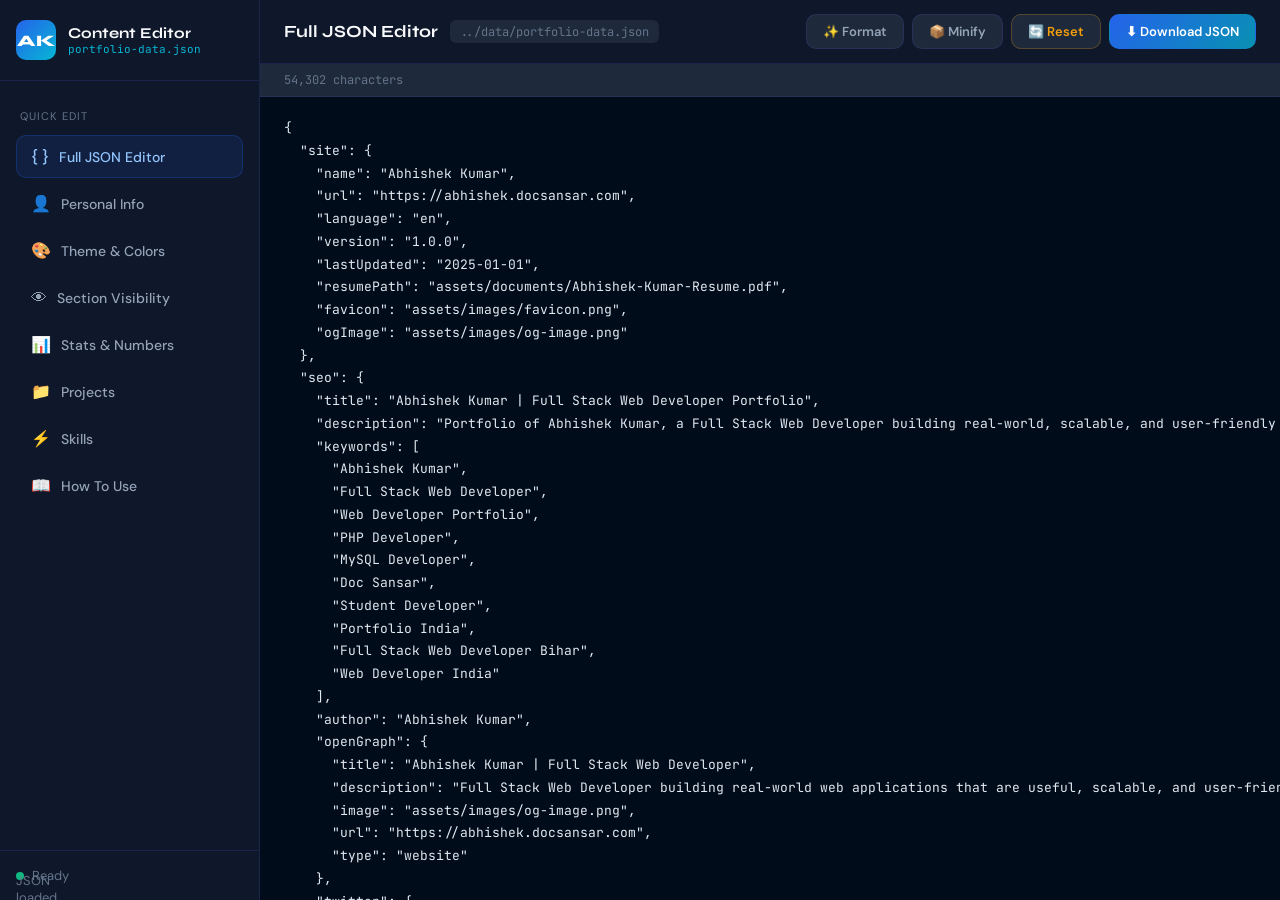
<file: admin/index.html>
<!DOCTYPE html>
<html lang="en" data-theme="dark">
<head>
  <meta charset="UTF-8" />
  <meta name="viewport" content="width=device-width, initial-scale=1.0" />
  <title>Portfolio Content Editor — Abhishek Kumar</title>
  <link rel="preconnect" href="https://fonts.googleapis.com" />
  <link href="https://fonts.googleapis.com/css2?family=Syne:wght@600;700;800&family=DM+Sans:wght@400;500;600&family=JetBrains+Mono:wght@400;500&display=swap" rel="stylesheet" />
  <link rel="stylesheet" href="content-editor.css" />
</head>
<body>

  <div class="editor-layout">

    <!-- ── SIDEBAR ─────────────────────────────────────────────── -->
    <aside class="editor-sidebar">
      <div class="sidebar-brand">
        <div class="brand-logo">AK</div>
        <div>
          <div class="brand-name">Content Editor</div>
          <div class="brand-sub">portfolio-data.json</div>
        </div>
      </div>

      <nav class="sidebar-nav">
        <div class="nav-section-title">Quick Edit</div>
        <button class="sidebar-btn active" data-panel="json">
          <span class="btn-icon">{ }</span> Full JSON Editor
        </button>
        <button class="sidebar-btn" data-panel="personal">
          <span class="btn-icon">👤</span> Personal Info
        </button>
        <button class="sidebar-btn" data-panel="theme">
          <span class="btn-icon">🎨</span> Theme & Colors
        </button>
        <button class="sidebar-btn" data-panel="sections">
          <span class="btn-icon">👁</span> Section Visibility
        </button>
        <button class="sidebar-btn" data-panel="stats">
          <span class="btn-icon">📊</span> Stats & Numbers
        </button>
        <button class="sidebar-btn" data-panel="projects">
          <span class="btn-icon">📁</span> Projects
        </button>
        <button class="sidebar-btn" data-panel="skills">
          <span class="btn-icon">⚡</span> Skills
        </button>
        <button class="sidebar-btn" data-panel="help">
          <span class="btn-icon">📖</span> How To Use
        </button>
      </nav>

      <div class="sidebar-footer">
        <div class="status-indicator" id="json-status">
          <span class="status-dot"></span> Ready
        </div>
      </div>
    </aside>

    <!-- ── MAIN EDITOR AREA ─────────────────────────────────────── -->
    <main class="editor-main">

      <!-- ── TOOLBAR ──────────────────────────────────────────── -->
      <div class="editor-toolbar">
        <div class="toolbar-left">
          <h1 class="toolbar-title" id="panel-title">Full JSON Editor</h1>
          <span class="toolbar-path">../data/portfolio-data.json</span>
        </div>
        <div class="toolbar-actions">
          <button class="tool-btn" id="btn-format" title="Format / Beautify JSON">
            ✨ Format
          </button>
          <button class="tool-btn" id="btn-minify" title="Minify JSON">
            📦 Minify
          </button>
          <button class="tool-btn warning" id="btn-reset" title="Reset to original sample data">
            🔄 Reset
          </button>
          <button class="tool-btn primary" id="btn-download" title="Download updated JSON file">
            ⬇ Download JSON
          </button>
        </div>
      </div>

      <!-- ── PANELS ────────────────────────────────────────────── -->

      <!-- JSON Editor Panel -->
      <div class="editor-panel active" id="panel-json">
        <div class="editor-info-bar">
          <span id="json-char-count">0 characters</span>
          <span id="json-error-msg" class="error-msg"></span>
        </div>
        <textarea
          id="json-editor"
          class="json-textarea"
          spellcheck="false"
          autocomplete="off"
          autocorrect="off"
          autocapitalize="off"
          placeholder="Your portfolio-data.json content will appear here..."
          aria-label="JSON Editor"
        ></textarea>
      </div>

      <!-- Personal Info Panel -->
      <div class="editor-panel" id="panel-personal">
        <div class="quick-form">
          <h2 class="panel-section-title">Personal Information</h2>
          <div class="form-grid">
            <div class="form-group">
              <label>Full Name</label>
              <input type="text" id="qe-name" placeholder="Abhishek Kumar" />
            </div>
            <div class="form-group">
              <label>Title / Role</label>
              <input type="text" id="qe-title" placeholder="Full Stack Web Developer" />
            </div>
            <div class="form-group full-width">
              <label>Main Tagline</label>
              <input type="text" id="qe-tagline" placeholder="Your tagline here..." />
            </div>
            <div class="form-group">
              <label>Email</label>
              <input type="email" id="qe-email" placeholder="abhishek@docsansar.com" />
            </div>
            <div class="form-group">
              <label>Phone</label>
              <input type="text" id="qe-phone" placeholder="+91 XXXXX XXXXX" />
            </div>
            <div class="form-group">
              <label>Location</label>
              <input type="text" id="qe-location" placeholder="Bihar, India" />
            </div>
            <div class="form-group">
              <label>LinkedIn URL</label>
              <input type="url" id="qe-linkedin" placeholder="https://linkedin.com/in/..." />
            </div>
            <div class="form-group">
              <label>Portfolio URL</label>
              <input type="url" id="qe-portfolio" placeholder="https://abhishek.docsansar.com" />
            </div>
            <div class="form-group">
              <label>Availability Status</label>
              <input type="text" id="qe-availability" placeholder="Open to Opportunities" />
            </div>
            <div class="form-group">
              <label>Resume Path</label>
              <input type="text" id="qe-resume" placeholder="assets/documents/Abhishek-Kumar-Resume.pdf" />
            </div>
            <div class="form-group full-width">
              <label>Short Bio / Introduction</label>
              <textarea id="qe-bio" rows="5" placeholder="Your short intro..."></textarea>
            </div>
          </div>
          <button class="tool-btn primary" id="btn-apply-personal">Apply Changes to JSON →</button>
        </div>
      </div>

      <!-- Theme Panel -->
      <div class="editor-panel" id="panel-theme">
        <div class="quick-form">
          <h2 class="panel-section-title">Theme & Colors</h2>
          <div class="form-grid">
            <div class="form-group">
              <label>Default Mode</label>
              <select id="qe-mode">
                <option value="dark">Dark Mode</option>
                <option value="light">Light Mode</option>
              </select>
            </div>
            <div class="form-group">
              <label>Allow Toggle</label>
              <select id="qe-allow-toggle">
                <option value="true">Yes — show toggle button</option>
                <option value="false">No — fixed mode</option>
              </select>
            </div>
            <div class="form-group">
              <label>Primary Color</label>
              <div class="color-input-wrap">
                <input type="color" id="qe-primary-picker" value="#2563eb" />
                <input type="text" id="qe-primary" placeholder="#2563eb" />
              </div>
            </div>
            <div class="form-group">
              <label>Accent Color</label>
              <div class="color-input-wrap">
                <input type="color" id="qe-accent-picker" value="#06b6d4" />
                <input type="text" id="qe-accent" placeholder="#06b6d4" />
              </div>
            </div>
          </div>
          <div class="color-preview" id="color-preview">
            <div class="cp-primary">Primary Color</div>
            <div class="cp-accent">Accent Color</div>
          </div>
          <button class="tool-btn primary" id="btn-apply-theme">Apply Theme Changes →</button>
        </div>
      </div>

      <!-- Section Visibility Panel -->
      <div class="editor-panel" id="panel-sections">
        <div class="quick-form">
          <h2 class="panel-section-title">Section Visibility</h2>
          <p class="panel-hint">Toggle sections on or off. Click "Apply" to write changes to the JSON editor.</p>
          <div class="toggle-grid" id="section-toggles">
            <!-- Rendered by JS -->
          </div>
          <button class="tool-btn primary" id="btn-apply-sections">Apply Visibility Changes →</button>
        </div>
      </div>

      <!-- Stats Panel -->
      <div class="editor-panel" id="panel-stats">
        <div class="quick-form">
          <h2 class="panel-section-title">Stats & Numbers</h2>
          <p class="panel-hint">Edit key stats. Add or remove stat objects in the Full JSON Editor for more control.</p>
          <div id="stats-editor-list">
            <!-- Rendered by JS -->
          </div>
          <button class="tool-btn secondary" id="btn-add-stat">+ Add Stat</button>
          <button class="tool-btn primary" id="btn-apply-stats" style="margin-top:1rem;">Apply Stats Changes →</button>
        </div>
      </div>

      <!-- Projects Panel -->
      <div class="editor-panel" id="panel-projects">
        <div class="quick-form">
          <h2 class="panel-section-title">Projects</h2>
          <p class="panel-hint">Quick overview of current projects. Edit full details in the JSON Editor.</p>
          <div id="projects-editor-list">
            <!-- Rendered by JS -->
          </div>
          <div class="panel-note">
            💡 To add a new project, use the JSON Editor and add a new object to <code>sections.projects.items</code>
          </div>
        </div>
      </div>

      <!-- Skills Panel -->
      <div class="editor-panel" id="panel-skills">
        <div class="quick-form">
          <h2 class="panel-section-title">Skills</h2>
          <p class="panel-hint">View current skill categories. Edit in JSON Editor for full control.</p>
          <div id="skills-editor-list">
            <!-- Rendered by JS -->
          </div>
          <div class="panel-note">
            💡 To add a new skill, find the category in <code>sections.skills.categories</code> and add it to the <code>skills</code> array.
          </div>
        </div>
      </div>

      <!-- Help Panel -->
      <div class="editor-panel" id="panel-help">
        <div class="quick-form">
          <h2 class="panel-section-title">How To Use This Editor</h2>
          <div class="help-content">

            <div class="help-step">
              <div class="step-num">1</div>
              <div>
                <strong>Load Your JSON</strong>
                <p>This editor automatically tries to load your current <code>data/portfolio-data.json</code>. If it fails (e.g., you opened this file directly), paste your JSON into the Full JSON Editor manually.</p>
              </div>
            </div>

            <div class="help-step">
              <div class="step-num">2</div>
              <div>
                <strong>Edit Content</strong>
                <p>Use the Quick Edit panels (left sidebar) for common changes, or use the Full JSON Editor for complete control over all content.</p>
              </div>
            </div>

            <div class="help-step">
              <div class="step-num">3</div>
              <div>
                <strong>Validate JSON</strong>
                <p>The editor automatically validates your JSON. Errors are shown in the red bar above the editor. Always fix errors before downloading.</p>
              </div>
            </div>

            <div class="help-step">
              <div class="step-num">4</div>
              <div>
                <strong>Download Updated File</strong>
                <p>Click <strong>⬇ Download JSON</strong> to download the updated <code>portfolio-data.json</code> file.</p>
              </div>
            </div>

            <div class="help-step">
              <div class="step-num">5</div>
              <div>
                <strong>Replace the File</strong>
                <p>Upload the downloaded file to your hosting under <code>data/portfolio-data.json</code>, replacing the old file. Your portfolio will reflect all changes automatically.</p>
              </div>
            </div>

            <hr class="help-divider" />

            <h3>Common Tasks</h3>

            <div class="help-task">
              <strong>Add a new project:</strong>
              <p>In the JSON Editor, find <code>sections.projects.items</code> and add a new project object following the same structure as existing projects.</p>
            </div>

            <div class="help-task">
              <strong>Hide a section:</strong>
              <p>Use the Section Visibility panel, or find the section in JSON and set <code>"visible": false</code>.</p>
            </div>

            <div class="help-task">
              <strong>Change theme color:</strong>
              <p>Use the Theme panel, or edit <code>theme.colors.primary</code> and <code>theme.colors.accent</code> in JSON.</p>
            </div>

            <div class="help-task">
              <strong>Update resume path:</strong>
              <p>Edit <code>site.resumePath</code> and <code>sections.resume.resumePath</code> in JSON.</p>
            </div>

            <div class="help-task">
              <strong>Add a certification:</strong>
              <p>Find <code>sections.certifications.items</code> and add a new object with <code>id</code>, <code>title</code>, <code>issuer</code>, <code>category</code>, <code>description</code>, <code>visible: true</code>.</p>
            </div>

            <div class="help-task">
              <strong>Add a social link:</strong>
              <p>Find <code>socialLinks</code> array and add <code>{ "id": "...", "label": "...", "url": "...", "icon": "...", "visible": true }</code>.</p>
            </div>

            <div class="help-task">
              <strong>Change typing animation texts:</strong>
              <p>Edit <code>personal.typingTexts</code> array. Each string is shown in the hero typing animation.</p>
            </div>

            <hr class="help-divider" />

            <h3>Local Testing Note</h3>
            <div class="help-note">
              ⚠️ Opening <code>index.html</code> directly in a browser may block JSON loading due to browser security restrictions (CORS). Always use a local server when testing locally:<br><br>
              • <strong>VS Code:</strong> Right-click index.html → Open with Live Server<br>
              • <strong>Node.js:</strong> <code>npx serve .</code> in the portfolio folder<br>
              • <strong>Python:</strong> <code>python -m http.server 8000</code>
            </div>
          </div>
        </div>
      </div>

    </main>
  </div>

  <script src="content-editor.js"></script>
</body>
</html>
</file>
<file: assets/css/style.css>
/* ============================================================
   ABHISHEK KUMAR PORTFOLIO — MAIN STYLESHEET
   Premium Dark-First Design System
   ============================================================ */

/* ── CUSTOM PROPERTIES ──────────────────────────────────────── */
:root {
  /* Brand Colors */
  --clr-primary:       #2563eb;
  --clr-primary-light: #3b82f6;
  --clr-primary-dark:  #1d4ed8;
  --clr-accent:        #06b6d4;
  --clr-accent-light:  #22d3ee;
  --clr-success:       #10b981;
  --clr-warning:       #f59e0b;
  --clr-danger:        #ef4444;

  /* Dark Theme (default) */
  --bg-base:           #020817;
  --bg-surface:        #0f172a;
  --bg-elevated:       #1e293b;
  --bg-card:           #1e293b;
  --bg-card-hover:     #263147;
  --bg-glass:          rgba(30, 41, 59, 0.7);
  --border-color:      rgba(99, 102, 241, 0.15);
  --border-strong:     rgba(99, 102, 241, 0.3);
  --text-primary:      #f8fafc;
  --text-secondary:    #94a3b8;
  --text-muted:        #64748b;
  --text-accent:       #06b6d4;

  /* Gradients */
  --gradient-primary:  linear-gradient(135deg, #2563eb 0%, #06b6d4 100%);
  --gradient-glow:     linear-gradient(135deg, rgba(37,99,235,0.15) 0%, rgba(6,182,212,0.15) 100%);
  --gradient-card:     linear-gradient(145deg, #1e293b 0%, #0f172a 100%);

  /* Shadows */
  --shadow-sm:         0 1px 3px rgba(0,0,0,0.4);
  --shadow-md:         0 4px 16px rgba(0,0,0,0.5);
  --shadow-lg:         0 10px 40px rgba(0,0,0,0.6);
  --shadow-glow:       0 0 30px rgba(37, 99, 235, 0.25);
  --shadow-accent:     0 0 30px rgba(6, 182, 212, 0.2);

  /* Spacing */
  --space-xs:   0.25rem;
  --space-sm:   0.5rem;
  --space-md:   1rem;
  --space-lg:   1.5rem;
  --space-xl:   2rem;
  --space-2xl:  3rem;
  --space-3xl:  5rem;
  --space-4xl:  8rem;

  /* Typography */
  --font-display: 'Syne', 'Plus Jakarta Sans', sans-serif;
  --font-body:    'DM Sans', 'Inter', sans-serif;
  --font-mono:    'JetBrains Mono', 'Fira Code', monospace;

  /* Border Radius */
  --radius-sm:   6px;
  --radius-md:   12px;
  --radius-lg:   20px;
  --radius-xl:   32px;
  --radius-full: 9999px;

  /* Transitions */
  --transition-fast:   150ms cubic-bezier(0.4, 0, 0.2, 1);
  --transition-base:   250ms cubic-bezier(0.4, 0, 0.2, 1);
  --transition-slow:   400ms cubic-bezier(0.4, 0, 0.2, 1);

  /* Layout */
  --nav-height: 72px;
  --container-max: 1280px;
  --section-gap: 6rem;
}

/* Light mode overrides */
[data-theme="light"] {
  --bg-base:       #f8fafc;
  --bg-surface:    #ffffff;
  --bg-elevated:   #f1f5f9;
  --bg-card:       #ffffff;
  --bg-card-hover: #f8fafc;
  --bg-glass:      rgba(255,255,255,0.8);
  --border-color:  rgba(37, 99, 235, 0.12);
  --border-strong: rgba(37, 99, 235, 0.25);
  --text-primary:  #0f172a;
  --text-secondary:#475569;
  --text-muted:    #94a3b8;
  --text-accent:   #0891b2;
  --gradient-card: linear-gradient(145deg, #ffffff 0%, #f8fafc 100%);
  --shadow-sm:     0 1px 3px rgba(0,0,0,0.08);
  --shadow-md:     0 4px 16px rgba(0,0,0,0.1);
  --shadow-lg:     0 10px 40px rgba(0,0,0,0.12);
  --shadow-glow:   0 0 30px rgba(37, 99, 235, 0.15);
}

/* ── RESET & BASE ────────────────────────────────────────────── */
*, *::before, *::after {
  box-sizing: border-box;
  margin: 0;
  padding: 0;
}

html {
  scroll-behavior: smooth;
  font-size: 16px;
  -webkit-text-size-adjust: 100%;
}

body {
  font-family: var(--font-body);
  background-color: var(--bg-base);
  color: var(--text-primary);
  line-height: 1.7;
  overflow-x: hidden;
  transition: background-color var(--transition-slow), color var(--transition-slow);
}

@import url('https://fonts.googleapis.com/css2?family=Syne:wght@400;500;600;700;800&family=DM+Sans:ital,opsz,wght@0,9..40,300;0,9..40,400;0,9..40,500;0,9..40,600;1,9..40,400&family=JetBrains+Mono:wght@400;500&display=swap');

img { max-width: 100%; height: auto; display: block; }
a { color: inherit; text-decoration: none; }
ul, ol { list-style: none; }
button { cursor: pointer; border: none; background: none; font-family: inherit; }
input, textarea, select { font-family: inherit; }

/* Skip link */
.skip-link {
  position: fixed;
  top: -100%;
  left: 1rem;
  z-index: 9999;
  padding: 0.5rem 1rem;
  background: var(--clr-primary);
  color: #fff;
  border-radius: var(--radius-sm);
  font-size: 0.875rem;
  transition: top 0.2s;
}
.skip-link:focus { top: 1rem; }

/* Focus visible */
:focus-visible {
  outline: 2px solid var(--clr-accent);
  outline-offset: 2px;
}

/* Reduced motion */
@media (prefers-reduced-motion: reduce) {
  *, *::before, *::after {
    animation-duration: 0.01ms !important;
    transition-duration: 0.01ms !important;
  }
}

/* ── SCROLLBAR ───────────────────────────────────────────────── */
::-webkit-scrollbar { width: 6px; }
::-webkit-scrollbar-track { background: var(--bg-base); }
::-webkit-scrollbar-thumb { background: var(--clr-primary); border-radius: 3px; }
::-webkit-scrollbar-thumb:hover { background: var(--clr-accent); }

/* ── LAYOUT UTILITIES ────────────────────────────────────────── */
.container {
  width: 100%;
  max-width: var(--container-max);
  margin: 0 auto;
  padding: 0 var(--space-xl);
}

section {
  padding: var(--section-gap) 0;
}

.section-header {
  text-align: center;
  margin-bottom: var(--space-3xl);
}

.section-label {
  display: inline-flex;
  align-items: center;
  gap: var(--space-sm);
  font-family: var(--font-mono);
  font-size: 0.75rem;
  font-weight: 500;
  letter-spacing: 0.15em;
  text-transform: uppercase;
  color: var(--clr-accent);
  background: rgba(6, 182, 212, 0.1);
  border: 1px solid rgba(6, 182, 212, 0.2);
  padding: var(--space-xs) var(--space-md);
  border-radius: var(--radius-full);
  margin-bottom: var(--space-lg);
}

.section-title {
  font-family: var(--font-display);
  font-size: clamp(1.875rem, 4vw, 3rem);
  font-weight: 700;
  line-height: 1.2;
  color: var(--text-primary);
  margin-bottom: var(--space-md);
}

.section-title span {
  background: var(--gradient-primary);
  -webkit-background-clip: text;
  -webkit-text-fill-color: transparent;
  background-clip: text;
}

.section-subtitle {
  font-size: 1.0625rem;
  color: var(--text-secondary);
  max-width: 560px;
  margin: 0 auto;
  line-height: 1.7;
}

/* ── TYPOGRAPHY ──────────────────────────────────────────────── */
h1, h2, h3, h4, h5, h6 {
  font-family: var(--font-display);
  line-height: 1.2;
  font-weight: 700;
}

.text-gradient {
  background: var(--gradient-primary);
  -webkit-background-clip: text;
  -webkit-text-fill-color: transparent;
  background-clip: text;
}

/* ── PRELOADER ───────────────────────────────────────────────── */
#preloader {
  position: fixed;
  inset: 0;
  z-index: 9999;
  background: var(--bg-base);
  display: flex;
  flex-direction: column;
  align-items: center;
  justify-content: center;
  gap: var(--space-xl);
  transition: opacity 0.5s, visibility 0.5s;
}

#preloader.fade-out {
  opacity: 0;
  visibility: hidden;
}

.preloader-logo {
  font-family: var(--font-display);
  font-size: 2rem;
  font-weight: 800;
  background: var(--gradient-primary);
  -webkit-background-clip: text;
  -webkit-text-fill-color: transparent;
  background-clip: text;
}

.preloader-bar {
  width: 200px;
  height: 2px;
  background: var(--bg-elevated);
  border-radius: 1px;
  overflow: hidden;
}

.preloader-bar-fill {
  height: 100%;
  background: var(--gradient-primary);
  border-radius: 1px;
  animation: preload-fill 1.5s ease-in-out forwards;
}

@keyframes preload-fill {
  0% { width: 0; }
  100% { width: 100%; }
}

.preloader-text {
  font-size: 0.8125rem;
  color: var(--text-muted);
  font-family: var(--font-mono);
  letter-spacing: 0.1em;
}

/* ── NAVIGATION ──────────────────────────────────────────────── */
#navbar {
  position: fixed;
  top: 0;
  left: 0;
  right: 0;
  z-index: 1000;
  height: var(--nav-height);
  transition: all var(--transition-base);
}

#navbar.scrolled {
  background: var(--bg-glass);
  backdrop-filter: blur(20px);
  -webkit-backdrop-filter: blur(20px);
  border-bottom: 1px solid var(--border-color);
  box-shadow: var(--shadow-md);
}

.nav-container {
  display: flex;
  align-items: center;
  justify-content: space-between;
  height: 100%;
}

.nav-logo {
  font-family: var(--font-display);
  font-size: 1.25rem;
  font-weight: 800;
  background: var(--gradient-primary);
  -webkit-background-clip: text;
  -webkit-text-fill-color: transparent;
  background-clip: text;
  flex-shrink: 0;
}

.nav-links {
  display: flex;
  align-items: center;
  gap: 0.25rem;
}

.nav-link {
  font-size: 0.875rem;
  font-weight: 500;
  color: var(--text-secondary);
  padding: 0.4rem 0.75rem;
  border-radius: var(--radius-sm);
  transition: color var(--transition-fast), background var(--transition-fast);
  position: relative;
}

.nav-link:hover,
.nav-link.active {
  color: var(--text-primary);
  background: var(--border-color);
}

.nav-link.active::after {
  content: '';
  position: absolute;
  bottom: -1px;
  left: 50%;
  transform: translateX(-50%);
  width: 20px;
  height: 2px;
  background: var(--gradient-primary);
  border-radius: 1px;
}

.nav-actions {
  display: flex;
  align-items: center;
  gap: var(--space-sm);
}

.btn-theme-toggle {
  width: 40px;
  height: 40px;
  border-radius: var(--radius-md);
  background: var(--bg-elevated);
  border: 1px solid var(--border-color);
  display: flex;
  align-items: center;
  justify-content: center;
  color: var(--text-secondary);
  transition: all var(--transition-fast);
}

.btn-theme-toggle:hover {
  color: var(--clr-accent);
  border-color: var(--clr-accent);
}

.btn-theme-toggle svg {
  width: 18px;
  height: 18px;
}

.btn-nav-cta {
  display: flex;
  align-items: center;
  gap: var(--space-xs);
  padding: 0.5rem 1.125rem;
  background: var(--gradient-primary);
  color: #fff;
  font-size: 0.875rem;
  font-weight: 600;
  border-radius: var(--radius-md);
  transition: opacity var(--transition-fast), transform var(--transition-fast);
}

.btn-nav-cta:hover {
  opacity: 0.9;
  transform: translateY(-1px);
}

.btn-nav-cta svg {
  width: 16px;
  height: 16px;
}

.hamburger {
  display: none;
  flex-direction: column;
  gap: 5px;
  width: 40px;
  height: 40px;
  align-items: center;
  justify-content: center;
  border-radius: var(--radius-md);
  background: var(--bg-elevated);
  border: 1px solid var(--border-color);
}

.hamburger span {
  display: block;
  width: 20px;
  height: 2px;
  background: var(--text-primary);
  border-radius: 1px;
  transition: all var(--transition-base);
}

.hamburger.active span:nth-child(1) { transform: translateY(7px) rotate(45deg); }
.hamburger.active span:nth-child(2) { opacity: 0; transform: scaleX(0); }
.hamburger.active span:nth-child(3) { transform: translateY(-7px) rotate(-45deg); }

.mobile-menu {
  display: none;
  position: fixed;
  top: var(--nav-height);
  left: 0;
  right: 0;
  background: var(--bg-surface);
  border-bottom: 1px solid var(--border-color);
  padding: var(--space-lg);
  z-index: 999;
  flex-direction: column;
  gap: var(--space-xs);
}

.mobile-menu.open { display: flex; }

.mobile-nav-link {
  padding: 0.75rem var(--space-md);
  font-size: 0.9375rem;
  font-weight: 500;
  color: var(--text-secondary);
  border-radius: var(--radius-md);
  transition: all var(--transition-fast);
}

.mobile-nav-link:hover,
.mobile-nav-link.active {
  background: var(--gradient-glow);
  color: var(--clr-accent);
}

/* ── BUTTONS ─────────────────────────────────────────────────── */
.btn {
  display: inline-flex;
  align-items: center;
  gap: var(--space-sm);
  padding: 0.75rem 1.5rem;
  font-family: var(--font-body);
  font-size: 0.9375rem;
  font-weight: 600;
  border-radius: var(--radius-md);
  transition: all var(--transition-base);
  border: 1px solid transparent;
  cursor: pointer;
  text-decoration: none;
  white-space: nowrap;
}

.btn svg { width: 18px; height: 18px; flex-shrink: 0; }

.btn-primary {
  background: var(--gradient-primary);
  color: #fff;
  box-shadow: 0 4px 15px rgba(37, 99, 235, 0.35);
}
.btn-primary:hover { transform: translateY(-2px); box-shadow: 0 8px 25px rgba(37, 99, 235, 0.45); }

.btn-outline {
  background: transparent;
  color: var(--clr-primary);
  border-color: var(--clr-primary);
}
.btn-outline:hover { background: rgba(37, 99, 235, 0.1); transform: translateY(-2px); }

.btn-ghost {
  background: var(--bg-elevated);
  color: var(--text-secondary);
  border-color: var(--border-color);
}
.btn-ghost:hover { color: var(--text-primary); border-color: var(--border-strong); transform: translateY(-2px); }

.btn-accent {
  background: rgba(6, 182, 212, 0.1);
  color: var(--clr-accent);
  border-color: rgba(6, 182, 212, 0.3);
}
.btn-accent:hover { background: rgba(6, 182, 212, 0.2); transform: translateY(-2px); }

.btn-sm { padding: 0.5rem 1rem; font-size: 0.875rem; }
.btn-lg { padding: 1rem 2rem; font-size: 1.0625rem; }

/* ── BADGES / TAGS ───────────────────────────────────────────── */
.badge {
  display: inline-flex;
  align-items: center;
  gap: 5px;
  padding: 0.25rem 0.75rem;
  font-size: 0.75rem;
  font-weight: 600;
  border-radius: var(--radius-full);
  white-space: nowrap;
}

.badge-blue { background: rgba(37, 99, 235, 0.15); color: #60a5fa; border: 1px solid rgba(37, 99, 235, 0.25); }
.badge-cyan { background: rgba(6, 182, 212, 0.15); color: #22d3ee; border: 1px solid rgba(6, 182, 212, 0.25); }
.badge-green { background: rgba(16, 185, 129, 0.15); color: #34d399; border: 1px solid rgba(16, 185, 129, 0.25); }
.badge-yellow { background: rgba(245, 158, 11, 0.15); color: #fbbf24; border: 1px solid rgba(245, 158, 11, 0.25); }
.badge-orange { background: rgba(249, 115, 22, 0.15); color: #fb923c; border: 1px solid rgba(249, 115, 22, 0.25); }
.badge-purple { background: rgba(139, 92, 246, 0.15); color: #a78bfa; border: 1px solid rgba(139, 92, 246, 0.25); }

/* Skill level badge colors */
.level-experienced { background: rgba(37, 99, 235, 0.15); color: #60a5fa; border: 1px solid rgba(37, 99, 235, 0.3); }
.level-comfortable  { background: rgba(6, 182, 212, 0.15); color: #22d3ee; border: 1px solid rgba(6, 182, 212, 0.3); }
.level-practicing   { background: rgba(16, 185, 129, 0.15); color: #34d399; border: 1px solid rgba(16, 185, 129, 0.3); }
.level-improving    { background: rgba(245, 158, 11, 0.15); color: #fbbf24; border: 1px solid rgba(245, 158, 11, 0.3); }
.level-learning     { background: rgba(249, 115, 22, 0.15); color: #fb923c; border: 1px solid rgba(249, 115, 22, 0.3); }

/* ── CARDS ───────────────────────────────────────────────────── */
.card {
  background: var(--bg-card);
  border: 1px solid var(--border-color);
  border-radius: var(--radius-lg);
  padding: var(--space-xl);
  transition: all var(--transition-base);
  position: relative;
  overflow: hidden;
}

.card:hover {
  background: var(--bg-card-hover);
  border-color: var(--border-strong);
  transform: translateY(-4px);
  box-shadow: var(--shadow-lg);
}

.card::before {
  content: '';
  position: absolute;
  inset: 0;
  background: var(--gradient-glow);
  opacity: 0;
  transition: opacity var(--transition-base);
  pointer-events: none;
}

.card:hover::before { opacity: 1; }

.card-icon {
  width: 48px;
  height: 48px;
  display: flex;
  align-items: center;
  justify-content: center;
  background: rgba(37, 99, 235, 0.1);
  border: 1px solid rgba(37, 99, 235, 0.2);
  border-radius: var(--radius-md);
  color: var(--clr-primary);
  margin-bottom: var(--space-lg);
}

.card-icon svg { width: 22px; height: 22px; }

/* ── HERO SECTION ────────────────────────────────────────────── */
#hero {
  min-height: 100vh;
  display: flex;
  align-items: center;
  padding: calc(var(--nav-height) + 2rem) 0 4rem;
  position: relative;
  overflow: hidden;
}

.hero-bg {
  position: absolute;
  inset: 0;
  pointer-events: none;
  z-index: 0;
}

.hero-grid {
  position: absolute;
  inset: 0;
  background-image:
    linear-gradient(rgba(37, 99, 235, 0.04) 1px, transparent 1px),
    linear-gradient(90deg, rgba(37, 99, 235, 0.04) 1px, transparent 1px);
  background-size: 60px 60px;
}

.hero-glow-1 {
  position: absolute;
  top: 20%;
  left: -10%;
  width: 600px;
  height: 600px;
  background: radial-gradient(circle, rgba(37, 99, 235, 0.12) 0%, transparent 70%);
  border-radius: 50%;
  filter: blur(60px);
}

.hero-glow-2 {
  position: absolute;
  bottom: 10%;
  right: -5%;
  width: 500px;
  height: 500px;
  background: radial-gradient(circle, rgba(6, 182, 212, 0.1) 0%, transparent 70%);
  border-radius: 50%;
  filter: blur(60px);
}

.hero-container {
  position: relative;
  z-index: 1;
  display: grid;
  grid-template-columns: 1fr 420px;
  gap: 4rem;
  align-items: center;
}

.hero-content { }

.hero-status {
  display: inline-flex;
  align-items: center;
  gap: var(--space-sm);
  font-size: 0.8125rem;
  font-weight: 500;
  color: var(--clr-success);
  background: rgba(16, 185, 129, 0.1);
  border: 1px solid rgba(16, 185, 129, 0.2);
  padding: 0.35rem 0.875rem;
  border-radius: var(--radius-full);
  margin-bottom: var(--space-xl);
}

.hero-status-dot {
  width: 8px;
  height: 8px;
  background: var(--clr-success);
  border-radius: 50%;
  animation: pulse-dot 2s infinite;
}

@keyframes pulse-dot {
  0%, 100% { opacity: 1; transform: scale(1); }
  50% { opacity: 0.6; transform: scale(0.8); }
}

.hero-greeting {
  font-family: var(--font-mono);
  font-size: 1rem;
  color: var(--clr-accent);
  margin-bottom: var(--space-md);
  display: flex;
  align-items: center;
  gap: var(--space-sm);
}

.hero-greeting::before {
  content: '>';
  font-size: 1.25rem;
  animation: blink 1s step-end infinite;
}

@keyframes blink {
  0%, 100% { opacity: 1; }
  50% { opacity: 0; }
}

.hero-name {
  font-family: var(--font-display);
  font-size: clamp(2.5rem, 6vw, 4.5rem);
  font-weight: 800;
  line-height: 1.05;
  color: var(--text-primary);
  margin-bottom: var(--space-md);
}

.hero-typing-wrapper {
  font-family: var(--font-display);
  font-size: clamp(1.25rem, 3vw, 1.875rem);
  font-weight: 600;
  color: var(--text-secondary);
  margin-bottom: var(--space-xl);
  min-height: 2.5rem;
  display: flex;
  align-items: center;
  gap: var(--space-sm);
}

.hero-typing-label { color: var(--text-muted); font-weight: 400; }
.hero-typing-text { color: var(--clr-accent); }
.hero-typing-cursor {
  display: inline-block;
  width: 3px;
  height: 1.4em;
  background: var(--clr-accent);
  border-radius: 2px;
  animation: blink-cursor 0.8s step-end infinite;
  vertical-align: middle;
}

@keyframes blink-cursor {
  0%, 100% { opacity: 1; }
  50% { opacity: 0; }
}

.hero-tagline {
  font-size: 1.125rem;
  color: var(--text-secondary);
  max-width: 560px;
  line-height: 1.75;
  margin-bottom: var(--space-2xl);
}

.hero-badges {
  display: flex;
  flex-wrap: wrap;
  gap: var(--space-sm);
  margin-bottom: var(--space-2xl);
}

.hero-badge {
  display: inline-flex;
  align-items: center;
  gap: 6px;
  padding: 0.375rem 0.875rem;
  font-size: 0.8125rem;
  font-weight: 500;
  color: var(--text-secondary);
  background: var(--bg-elevated);
  border: 1px solid var(--border-color);
  border-radius: var(--radius-full);
  transition: all var(--transition-fast);
}

.hero-badge:hover {
  color: var(--clr-accent);
  border-color: rgba(6, 182, 212, 0.3);
}

.hero-badge svg { width: 14px; height: 14px; }

.hero-cta {
  display: flex;
  flex-wrap: wrap;
  gap: var(--space-md);
}

/* Hero Developer Card */
.hero-card-wrapper {
  display: flex;
  flex-direction: column;
  gap: var(--space-lg);
}

.dev-card {
  background: var(--bg-card);
  border: 1px solid var(--border-color);
  border-radius: var(--radius-xl);
  padding: var(--space-xl);
  position: relative;
  overflow: hidden;
}

.dev-card::before {
  content: '';
  position: absolute;
  top: 0;
  left: 0;
  right: 0;
  height: 3px;
  background: var(--gradient-primary);
}

.dev-card-top {
  display: flex;
  align-items: center;
  gap: var(--space-md);
  margin-bottom: var(--space-xl);
  padding-bottom: var(--space-xl);
  border-bottom: 1px solid var(--border-color);
}

.dev-avatar {
  width: 60px;
  height: 60px;
  border-radius: var(--radius-full);
  background: var(--gradient-primary);
  display: flex;
  align-items: center;
  justify-content: center;
  font-family: var(--font-display);
  font-size: 1.5rem;
  font-weight: 800;
  color: #fff;
  flex-shrink: 0;
}

.dev-card-name {
  font-family: var(--font-display);
  font-size: 1.125rem;
  font-weight: 700;
}

.dev-card-role {
  font-size: 0.8125rem;
  color: var(--clr-accent);
  margin-top: 2px;
}

.dev-info-rows {
  display: flex;
  flex-direction: column;
  gap: var(--space-md);
}

.dev-info-row {
  display: flex;
  align-items: flex-start;
  gap: var(--space-sm);
  font-size: 0.875rem;
}

.dev-info-label {
  font-family: var(--font-mono);
  color: var(--text-muted);
  font-size: 0.75rem;
  min-width: 80px;
  padding-top: 1px;
}

.dev-info-value {
  color: var(--text-secondary);
}

.dev-info-value strong {
  color: var(--text-primary);
  font-weight: 600;
}

/* Mini code snippet card */
.code-card {
  background: #020817;
  border: 1px solid rgba(37, 99, 235, 0.2);
  border-radius: var(--radius-lg);
  padding: var(--space-lg);
  font-family: var(--font-mono);
  font-size: 0.8125rem;
  line-height: 1.8;
  position: relative;
  overflow: hidden;
}

.code-card-header {
  display: flex;
  align-items: center;
  gap: var(--space-sm);
  margin-bottom: var(--space-md);
  padding-bottom: var(--space-md);
  border-bottom: 1px solid rgba(37, 99, 235, 0.1);
}

.code-dots { display: flex; gap: 6px; }
.code-dot {
  width: 10px; height: 10px; border-radius: 50%;
}
.code-dot:nth-child(1) { background: #ef4444; }
.code-dot:nth-child(2) { background: #f59e0b; }
.code-dot:nth-child(3) { background: #10b981; }

.code-filename {
  font-size: 0.75rem;
  color: var(--text-muted);
  margin-left: auto;
}

.code-line { display: block; }
.code-keyword { color: #818cf8; }
.code-string { color: #86efac; }
.code-value { color: #93c5fd; }
.code-key { color: #f9a8d4; }
.code-comment { color: #475569; }
.code-num { color: #fbbf24; }

/* ── QUICK SUMMARY ───────────────────────────────────────────── */
#quick-summary {
  padding: var(--space-2xl) 0;
  background: var(--bg-surface);
  border-top: 1px solid var(--border-color);
  border-bottom: 1px solid var(--border-color);
}

.quick-summary-grid {
  display: grid;
  grid-template-columns: repeat(auto-fill, minmax(260px, 1fr));
  gap: var(--space-lg);
}

.summary-card {
  display: flex;
  align-items: flex-start;
  gap: var(--space-md);
  background: var(--bg-elevated);
  border: 1px solid var(--border-color);
  border-radius: var(--radius-lg);
  padding: var(--space-lg);
  transition: all var(--transition-base);
}

.summary-card:hover {
  border-color: var(--border-strong);
  transform: translateY(-3px);
}

.summary-icon {
  width: 40px;
  height: 40px;
  background: rgba(37, 99, 235, 0.1);
  border: 1px solid rgba(37, 99, 235, 0.2);
  border-radius: var(--radius-md);
  display: flex;
  align-items: center;
  justify-content: center;
  color: var(--clr-primary);
  flex-shrink: 0;
}

.summary-icon svg { width: 18px; height: 18px; }
.summary-label { font-size: 0.75rem; color: var(--text-muted); text-transform: uppercase; letter-spacing: 0.08em; margin-bottom: 4px; }
.summary-value { font-size: 0.9375rem; font-weight: 600; color: var(--text-primary); }

/* ── ABOUT SECTION ───────────────────────────────────────────── */
#about .about-grid {
  display: grid;
  grid-template-columns: 1fr 1fr;
  gap: var(--space-3xl);
  align-items: start;
}

.about-text p {
  color: var(--text-secondary);
  margin-bottom: var(--space-lg);
  line-height: 1.85;
  font-size: 1.0125rem;
}

.about-values {
  display: flex;
  flex-wrap: wrap;
  gap: var(--space-sm);
  margin-top: var(--space-xl);
}

.value-chip {
  display: flex;
  align-items: center;
  gap: 6px;
  padding: 0.4rem 0.875rem;
  background: var(--bg-elevated);
  border: 1px solid var(--border-color);
  border-radius: var(--radius-full);
  font-size: 0.8125rem;
  font-weight: 500;
  color: var(--text-secondary);
  transition: all var(--transition-fast);
}

.value-chip svg { width: 14px; height: 14px; color: var(--clr-accent); }
.value-chip:hover { border-color: var(--clr-accent); color: var(--clr-accent); }

.differentiators-grid {
  display: flex;
  flex-direction: column;
  gap: var(--space-md);
}

.diff-card {
  display: flex;
  align-items: flex-start;
  gap: var(--space-md);
  padding: var(--space-lg);
  background: var(--bg-elevated);
  border: 1px solid var(--border-color);
  border-radius: var(--radius-lg);
  transition: all var(--transition-base);
}

.diff-card:hover {
  border-color: var(--border-strong);
  background: var(--bg-card-hover);
}

.diff-icon {
  width: 40px;
  height: 40px;
  background: rgba(6, 182, 212, 0.1);
  border: 1px solid rgba(6, 182, 212, 0.2);
  border-radius: var(--radius-md);
  display: flex;
  align-items: center;
  justify-content: center;
  color: var(--clr-accent);
  flex-shrink: 0;
}

.diff-icon svg { width: 18px; height: 18px; }
.diff-title { font-weight: 700; font-size: 0.9375rem; margin-bottom: 4px; }
.diff-desc { font-size: 0.875rem; color: var(--text-muted); }

/* ── CAREER OBJECTIVE ────────────────────────────────────────── */
#career-objective {
  background: var(--bg-surface);
}

.objective-card {
  max-width: 860px;
  margin: 0 auto;
  background: var(--bg-elevated);
  border: 1px solid var(--border-color);
  border-radius: var(--radius-xl);
  padding: var(--space-3xl);
  position: relative;
  overflow: hidden;
}

.objective-card::before {
  content: '\201C';
  position: absolute;
  top: -20px;
  left: 32px;
  font-size: 10rem;
  font-family: Georgia, serif;
  color: rgba(37, 99, 235, 0.08);
  line-height: 1;
  pointer-events: none;
}

.objective-text {
  font-size: 1.125rem;
  color: var(--text-secondary);
  line-height: 1.85;
  position: relative;
  z-index: 1;
}

/* ── STATS SECTION ───────────────────────────────────────────── */
#stats {
  background: var(--bg-base);
}

.stats-grid {
  display: grid;
  grid-template-columns: repeat(auto-fill, minmax(200px, 1fr));
  gap: var(--space-lg);
}

.stat-card {
  background: var(--bg-card);
  border: 1px solid var(--border-color);
  border-radius: var(--radius-lg);
  padding: var(--space-xl);
  text-align: center;
  transition: all var(--transition-base);
  position: relative;
  overflow: hidden;
}

.stat-card::after {
  content: '';
  position: absolute;
  bottom: 0;
  left: 0;
  right: 0;
  height: 2px;
  background: var(--gradient-primary);
  transform: scaleX(0);
  transition: transform var(--transition-base);
  transform-origin: left;
}

.stat-card:hover {
  border-color: var(--border-strong);
  transform: translateY(-4px);
  box-shadow: var(--shadow-glow);
}

.stat-card:hover::after { transform: scaleX(1); }

.stat-icon {
  width: 44px;
  height: 44px;
  background: rgba(37, 99, 235, 0.1);
  border: 1px solid rgba(37, 99, 235, 0.2);
  border-radius: var(--radius-md);
  display: flex;
  align-items: center;
  justify-content: center;
  color: var(--clr-primary);
  margin: 0 auto var(--space-md);
}

.stat-icon svg { width: 20px; height: 20px; }

.stat-value {
  font-family: var(--font-display);
  font-size: 2rem;
  font-weight: 800;
  background: var(--gradient-primary);
  -webkit-background-clip: text;
  -webkit-text-fill-color: transparent;
  background-clip: text;
  line-height: 1;
  margin-bottom: 6px;
}

.stat-label {
  font-size: 0.875rem;
  font-weight: 600;
  color: var(--text-primary);
  margin-bottom: 4px;
}

.stat-desc {
  font-size: 0.75rem;
  color: var(--text-muted);
}

/* ── SKILLS SECTION ──────────────────────────────────────────── */
#skills { background: var(--bg-surface); }

.skills-grid {
  display: grid;
  grid-template-columns: repeat(auto-fill, minmax(340px, 1fr));
  gap: var(--space-xl);
}

.skill-category-card {
  background: var(--bg-card);
  border: 1px solid var(--border-color);
  border-radius: var(--radius-xl);
  padding: var(--space-xl);
  transition: all var(--transition-base);
}

.skill-category-card:hover {
  border-color: var(--border-strong);
  box-shadow: var(--shadow-md);
}

.skill-cat-header {
  display: flex;
  align-items: center;
  gap: var(--space-md);
  margin-bottom: var(--space-xl);
  padding-bottom: var(--space-lg);
  border-bottom: 1px solid var(--border-color);
}

.skill-cat-icon {
  width: 44px;
  height: 44px;
  background: rgba(37, 99, 235, 0.1);
  border: 1px solid rgba(37, 99, 235, 0.2);
  border-radius: var(--radius-md);
  display: flex;
  align-items: center;
  justify-content: center;
  color: var(--clr-primary);
  flex-shrink: 0;
}

.skill-cat-icon svg { width: 20px; height: 20px; }
.skill-cat-title { font-weight: 700; font-size: 1.0625rem; }

.skills-list {
  display: flex;
  flex-direction: column;
  gap: var(--space-sm);
}

.skill-item {
  display: flex;
  align-items: center;
  justify-content: space-between;
  padding: 0.5rem 0.75rem;
  border-radius: var(--radius-sm);
  background: var(--bg-elevated);
  border: 1px solid transparent;
  transition: all var(--transition-fast);
}

.skill-item:hover {
  border-color: var(--border-color);
  background: var(--bg-card-hover);
}

.skill-name {
  font-size: 0.9rem;
  font-weight: 500;
  color: var(--text-secondary);
}

/* Skills legend */
.skills-legend {
  display: flex;
  flex-wrap: wrap;
  gap: var(--space-sm);
  justify-content: center;
  margin-top: var(--space-2xl);
}

/* ── EXPERIENCE SECTION ──────────────────────────────────────── */
#experience { background: var(--bg-base); }

.timeline {
  position: relative;
  max-width: 800px;
  margin: 0 auto;
}

.timeline::before {
  content: '';
  position: absolute;
  left: 24px;
  top: 0;
  bottom: 0;
  width: 2px;
  background: linear-gradient(to bottom, var(--clr-primary), var(--clr-accent), transparent);
  border-radius: 1px;
}

.timeline-item {
  position: relative;
  padding-left: 72px;
  margin-bottom: var(--space-2xl);
}

.timeline-dot {
  position: absolute;
  left: 16px;
  top: 6px;
  width: 18px;
  height: 18px;
  background: var(--gradient-primary);
  border: 3px solid var(--bg-base);
  border-radius: 50%;
  box-shadow: 0 0 0 3px rgba(37, 99, 235, 0.3);
}

.timeline-dot.active {
  animation: pulse-ring 2s infinite;
}

@keyframes pulse-ring {
  0% { box-shadow: 0 0 0 3px rgba(37, 99, 235, 0.3); }
  50% { box-shadow: 0 0 0 8px rgba(37, 99, 235, 0.1); }
  100% { box-shadow: 0 0 0 3px rgba(37, 99, 235, 0.3); }
}

.exp-card {
  background: var(--bg-card);
  border: 1px solid var(--border-color);
  border-radius: var(--radius-xl);
  padding: var(--space-xl);
  transition: all var(--transition-base);
}

.exp-card:hover {
  border-color: var(--border-strong);
  box-shadow: var(--shadow-md);
}

.exp-card-header {
  display: flex;
  align-items: flex-start;
  justify-content: space-between;
  gap: var(--space-md);
  margin-bottom: var(--space-lg);
  flex-wrap: wrap;
}

.exp-role {
  font-family: var(--font-display);
  font-size: 1.1875rem;
  font-weight: 700;
  color: var(--text-primary);
}

.exp-company {
  font-size: 0.9375rem;
  color: var(--clr-accent);
  font-weight: 600;
  margin-top: 3px;
}

.exp-meta {
  display: flex;
  flex-direction: column;
  align-items: flex-end;
  gap: 4px;
}

.exp-duration {
  font-family: var(--font-mono);
  font-size: 0.8125rem;
  color: var(--text-muted);
}

.exp-type-badge {
  padding: 0.25rem 0.625rem;
  background: rgba(16, 185, 129, 0.1);
  border: 1px solid rgba(16, 185, 129, 0.2);
  border-radius: var(--radius-full);
  font-size: 0.7rem;
  font-weight: 600;
  color: var(--clr-success);
  text-transform: uppercase;
  letter-spacing: 0.05em;
}

.exp-summary {
  color: var(--text-secondary);
  font-size: 0.9375rem;
  margin-bottom: var(--space-lg);
  line-height: 1.7;
}

.exp-details {
  display: grid;
  grid-template-columns: 1fr 1fr;
  gap: var(--space-lg);
  padding-top: var(--space-lg);
  border-top: 1px solid var(--border-color);
}

.exp-details h5 {
  font-size: 0.8125rem;
  text-transform: uppercase;
  letter-spacing: 0.1em;
  color: var(--text-muted);
  margin-bottom: var(--space-sm);
}

.exp-details ul { display: flex; flex-direction: column; gap: 6px; }
.exp-details li {
  font-size: 0.875rem;
  color: var(--text-secondary);
  padding-left: var(--space-md);
  position: relative;
}
.exp-details li::before {
  content: '→';
  position: absolute;
  left: 0;
  color: var(--clr-accent);
  font-size: 0.75rem;
}

.exp-tech {
  display: flex;
  flex-wrap: wrap;
  gap: var(--space-sm);
  margin-top: var(--space-lg);
  padding-top: var(--space-lg);
  border-top: 1px solid var(--border-color);
}

/* ── PROJECTS SECTION ────────────────────────────────────────── */
#projects { background: var(--bg-surface); }

.projects-controls {
  display: flex;
  flex-wrap: wrap;
  gap: var(--space-md);
  align-items: center;
  justify-content: space-between;
  margin-bottom: var(--space-2xl);
}

.filter-tabs {
  display: flex;
  flex-wrap: wrap;
  gap: var(--space-sm);
}

.filter-btn {
  padding: 0.4rem 1rem;
  font-size: 0.875rem;
  font-weight: 500;
  color: var(--text-secondary);
  background: var(--bg-elevated);
  border: 1px solid var(--border-color);
  border-radius: var(--radius-full);
  transition: all var(--transition-fast);
}

.filter-btn:hover,
.filter-btn.active {
  background: var(--gradient-primary);
  color: #fff;
  border-color: transparent;
}

.project-search-wrapper {
  position: relative;
}

.project-search {
  padding: 0.5rem 1rem 0.5rem 2.5rem;
  font-size: 0.875rem;
  background: var(--bg-elevated);
  border: 1px solid var(--border-color);
  border-radius: var(--radius-full);
  color: var(--text-primary);
  width: 240px;
  transition: all var(--transition-fast);
}

.project-search:focus {
  border-color: var(--clr-primary);
  outline: none;
  width: 280px;
}

.project-search::placeholder { color: var(--text-muted); }

.search-icon {
  position: absolute;
  left: 0.875rem;
  top: 50%;
  transform: translateY(-50%);
  width: 16px;
  height: 16px;
  color: var(--text-muted);
  pointer-events: none;
}

.projects-grid {
  display: grid;
  grid-template-columns: repeat(auto-fill, minmax(340px, 1fr));
  gap: var(--space-xl);
}

/* Featured project takes full width */
.project-card.featured {
  grid-column: 1 / -1;
  display: grid;
  grid-template-columns: 1fr 1fr;
  gap: var(--space-2xl);
  align-items: center;
}

.project-card {
  background: var(--bg-card);
  border: 1px solid var(--border-color);
  border-radius: var(--radius-xl);
  overflow: hidden;
  transition: all var(--transition-base);
  cursor: pointer;
}

.project-card:hover {
  border-color: var(--border-strong);
  transform: translateY(-6px);
  box-shadow: var(--shadow-lg);
}

.project-image {
  height: 220px;
  background: var(--bg-elevated);
  display: flex;
  align-items: center;
  justify-content: center;
  overflow: hidden;
  position: relative;
}

.project-card.featured .project-image { height: auto; min-height: 280px; }

.project-image img {
  width: 100%;
  height: 100%;
  object-fit: cover;
  transition: transform var(--transition-slow);
}

.project-card:hover .project-image img { transform: scale(1.05); }

.project-image-placeholder {
  width: 100%;
  height: 100%;
  display: flex;
  align-items: center;
  justify-content: center;
  background: var(--gradient-glow);
}

.project-image-placeholder svg { width: 48px; height: 48px; color: var(--clr-primary); opacity: 0.5; }

.project-status {
  position: absolute;
  top: var(--space-md);
  right: var(--space-md);
  padding: 0.25rem 0.75rem;
  font-size: 0.7rem;
  font-weight: 600;
  border-radius: var(--radius-full);
  text-transform: uppercase;
  letter-spacing: 0.05em;
}

.status-live { background: rgba(16, 185, 129, 0.9); color: #fff; }
.status-ongoing { background: rgba(245, 158, 11, 0.9); color: #fff; }
.status-work-experience { background: rgba(139, 92, 246, 0.9); color: #fff; }

.project-featured-badge {
  position: absolute;
  top: var(--space-md);
  left: var(--space-md);
  display: flex;
  align-items: center;
  gap: 4px;
  padding: 0.25rem 0.625rem;
  background: rgba(37, 99, 235, 0.9);
  color: #fff;
  font-size: 0.7rem;
  font-weight: 700;
  border-radius: var(--radius-full);
  text-transform: uppercase;
  letter-spacing: 0.05em;
}

.project-body { padding: var(--space-xl); }

.project-categories {
  display: flex;
  flex-wrap: wrap;
  gap: var(--space-xs);
  margin-bottom: var(--space-md);
}

.project-name {
  font-family: var(--font-display);
  font-size: 1.25rem;
  font-weight: 700;
  margin-bottom: var(--space-sm);
}

.project-card.featured .project-name { font-size: 1.75rem; }

.project-type {
  font-size: 0.8125rem;
  color: var(--clr-accent);
  font-weight: 500;
  margin-bottom: var(--space-md);
}

.project-desc {
  font-size: 0.9375rem;
  color: var(--text-secondary);
  line-height: 1.7;
  margin-bottom: var(--space-lg);
}

.project-metrics {
  display: flex;
  flex-wrap: wrap;
  gap: var(--space-sm);
  margin-bottom: var(--space-lg);
}

.metric-chip {
  padding: 0.25rem 0.75rem;
  background: rgba(37, 99, 235, 0.1);
  border: 1px solid rgba(37, 99, 235, 0.2);
  border-radius: var(--radius-full);
  font-size: 0.7rem;
  font-weight: 600;
  color: var(--clr-primary-light);
}

.project-tech { display: flex; flex-wrap: wrap; gap: var(--space-xs); margin-bottom: var(--space-lg); }

.project-actions {
  display: flex;
  gap: var(--space-sm);
  flex-wrap: wrap;
}

.project-link-btn {
  display: inline-flex;
  align-items: center;
  gap: 6px;
  padding: 0.5rem 1rem;
  font-size: 0.8125rem;
  font-weight: 600;
  border-radius: var(--radius-md);
  transition: all var(--transition-fast);
  border: 1px solid;
}

.project-link-btn.primary {
  background: var(--gradient-primary);
  color: #fff;
  border-color: transparent;
}

.project-link-btn.secondary {
  background: var(--bg-elevated);
  color: var(--text-secondary);
  border-color: var(--border-color);
}

.project-link-btn:hover { transform: translateY(-2px); }
.project-link-btn svg { width: 14px; height: 14px; }

/* No results */
.no-results {
  grid-column: 1 / -1;
  text-align: center;
  padding: var(--space-3xl) 0;
  color: var(--text-muted);
}

/* ── PROJECT MODAL ───────────────────────────────────────────── */
.modal-overlay {
  position: fixed;
  inset: 0;
  z-index: 2000;
  background: rgba(2, 8, 23, 0.9);
  backdrop-filter: blur(8px);
  display: flex;
  align-items: center;
  justify-content: center;
  padding: var(--space-xl);
  opacity: 0;
  visibility: hidden;
  transition: all var(--transition-base);
}

.modal-overlay.open {
  opacity: 1;
  visibility: visible;
}

.modal {
  background: var(--bg-surface);
  border: 1px solid var(--border-color);
  border-radius: var(--radius-xl);
  width: 100%;
  max-width: 720px;
  max-height: 90vh;
  overflow-y: auto;
  position: relative;
  transform: translateY(20px);
  transition: transform var(--transition-base);
}

.modal-overlay.open .modal { transform: translateY(0); }

.modal-close {
  position: absolute;
  top: var(--space-lg);
  right: var(--space-lg);
  width: 36px;
  height: 36px;
  background: var(--bg-elevated);
  border: 1px solid var(--border-color);
  border-radius: var(--radius-full);
  display: flex;
  align-items: center;
  justify-content: center;
  color: var(--text-muted);
  z-index: 10;
  transition: all var(--transition-fast);
}

.modal-close:hover { color: var(--text-primary); border-color: var(--border-strong); }
.modal-close svg { width: 18px; height: 18px; }

.modal-image {
  width: 100%;
  height: 240px;
  background: var(--bg-elevated);
  display: flex;
  align-items: center;
  justify-content: center;
  border-radius: var(--radius-xl) var(--radius-xl) 0 0;
  overflow: hidden;
}

.modal-image img { width: 100%; height: 100%; object-fit: cover; }

.modal-body { padding: var(--space-2xl); }

.modal-title {
  font-family: var(--font-display);
  font-size: 1.5rem;
  font-weight: 800;
  margin-bottom: var(--space-sm);
}

.modal-type { font-size: 0.875rem; color: var(--clr-accent); margin-bottom: var(--space-xl); }

.modal-section { margin-bottom: var(--space-xl); }
.modal-section h4 {
  font-size: 0.75rem;
  text-transform: uppercase;
  letter-spacing: 0.12em;
  color: var(--text-muted);
  margin-bottom: var(--space-md);
  display: flex;
  align-items: center;
  gap: var(--space-sm);
}

.modal-section h4::after {
  content: '';
  flex: 1;
  height: 1px;
  background: var(--border-color);
}

.modal-desc {
  font-size: 0.9375rem;
  color: var(--text-secondary);
  line-height: 1.8;
}

.modal-features {
  display: grid;
  grid-template-columns: 1fr 1fr;
  gap: var(--space-sm);
}

.modal-feature-item {
  display: flex;
  align-items: center;
  gap: var(--space-sm);
  font-size: 0.875rem;
  color: var(--text-secondary);
}

.modal-feature-item::before {
  content: '';
  width: 6px;
  height: 6px;
  background: var(--clr-accent);
  border-radius: 50%;
  flex-shrink: 0;
}

.modal-metrics { display: flex; flex-wrap: wrap; gap: var(--space-sm); }

.modal-metric {
  padding: 0.375rem 0.875rem;
  background: rgba(37, 99, 235, 0.1);
  border: 1px solid rgba(37, 99, 235, 0.2);
  border-radius: var(--radius-full);
  font-size: 0.8125rem;
  font-weight: 600;
  color: var(--clr-primary-light);
}

.modal-metric strong { color: var(--clr-accent); }

.modal-learning {
  background: rgba(6, 182, 212, 0.05);
  border: 1px solid rgba(6, 182, 212, 0.15);
  border-radius: var(--radius-md);
  padding: var(--space-lg);
  font-size: 0.9375rem;
  color: var(--text-secondary);
  font-style: italic;
}

/* ── ACHIEVEMENTS ────────────────────────────────────────────── */
#achievements { background: var(--bg-base); }

.achievements-grid {
  display: grid;
  grid-template-columns: repeat(auto-fill, minmax(280px, 1fr));
  gap: var(--space-lg);
}

.achievement-card {
  background: var(--bg-card);
  border: 1px solid var(--border-color);
  border-radius: var(--radius-xl);
  padding: var(--space-xl);
  display: flex;
  gap: var(--space-md);
  align-items: flex-start;
  transition: all var(--transition-base);
}

.achievement-card:hover {
  border-color: var(--border-strong);
  transform: translateY(-3px);
  box-shadow: var(--shadow-md);
}

.achievement-icon {
  width: 48px;
  height: 48px;
  background: var(--gradient-primary);
  border-radius: var(--radius-md);
  display: flex;
  align-items: center;
  justify-content: center;
  color: #fff;
  flex-shrink: 0;
}

.achievement-icon svg { width: 22px; height: 22px; }

.achievement-title {
  font-weight: 700;
  font-size: 0.9375rem;
  margin-bottom: 6px;
  color: var(--text-primary);
}

.achievement-desc {
  font-size: 0.875rem;
  color: var(--text-muted);
  line-height: 1.6;
}

.achievement-category {
  display: inline-block;
  margin-top: var(--space-sm);
  padding: 0.2rem 0.625rem;
  background: var(--bg-elevated);
  border: 1px solid var(--border-color);
  border-radius: var(--radius-full);
  font-size: 0.7rem;
  font-weight: 600;
  color: var(--text-muted);
  text-transform: uppercase;
  letter-spacing: 0.08em;
}

/* ── EDUCATION ───────────────────────────────────────────────── */
#education { background: var(--bg-surface); }

.education-grid {
  display: grid;
  grid-template-columns: 1fr 1fr;
  gap: var(--space-xl);
  max-width: 900px;
  margin: 0 auto;
}

.edu-card {
  background: var(--bg-card);
  border: 1px solid var(--border-color);
  border-radius: var(--radius-xl);
  padding: var(--space-xl);
  position: relative;
  transition: all var(--transition-base);
}

.edu-card.current {
  border-color: rgba(37, 99, 235, 0.4);
}

.edu-card.current::before {
  content: 'Current';
  position: absolute;
  top: var(--space-md);
  right: var(--space-md);
  padding: 0.2rem 0.625rem;
  background: rgba(37, 99, 235, 0.15);
  border: 1px solid rgba(37, 99, 235, 0.3);
  border-radius: var(--radius-full);
  font-size: 0.7rem;
  font-weight: 700;
  color: var(--clr-primary);
  text-transform: uppercase;
  letter-spacing: 0.08em;
}

.edu-card:hover {
  border-color: var(--border-strong);
  transform: translateY(-3px);
  box-shadow: var(--shadow-md);
}

.edu-icon {
  width: 48px;
  height: 48px;
  background: rgba(37, 99, 235, 0.1);
  border: 1px solid rgba(37, 99, 235, 0.2);
  border-radius: var(--radius-md);
  display: flex;
  align-items: center;
  justify-content: center;
  color: var(--clr-primary);
  margin-bottom: var(--space-lg);
}

.edu-icon svg { width: 22px; height: 22px; }
.edu-degree { font-weight: 700; font-size: 1.0625rem; margin-bottom: 4px; }
.edu-branch { font-size: 0.875rem; color: var(--clr-accent); margin-bottom: var(--space-md); }
.edu-institute { font-size: 0.875rem; color: var(--text-secondary); }
.edu-grade {
  display: inline-block;
  margin-top: var(--space-md);
  padding: 0.3rem 0.75rem;
  background: rgba(16, 185, 129, 0.1);
  border: 1px solid rgba(16, 185, 129, 0.2);
  border-radius: var(--radius-full);
  font-size: 0.875rem;
  font-weight: 700;
  color: var(--clr-success);
}

.education-summary {
  max-width: 700px;
  margin: var(--space-3xl) auto 0;
  text-align: center;
  font-size: 1rem;
  color: var(--text-secondary);
  font-style: italic;
  padding: var(--space-xl);
  background: var(--bg-elevated);
  border-radius: var(--radius-xl);
  border: 1px solid var(--border-color);
}

/* ── SUBJECTS ────────────────────────────────────────────────── */
#subjects { background: var(--bg-base); }

.subjects-grid {
  display: grid;
  grid-template-columns: repeat(auto-fill, minmax(300px, 1fr));
  gap: var(--space-xl);
}

.subject-card {
  background: var(--bg-card);
  border: 1px solid var(--border-color);
  border-radius: var(--radius-xl);
  padding: var(--space-xl);
  transition: all var(--transition-base);
}

.subject-card:hover {
  border-color: var(--border-strong);
  transform: translateY(-4px);
  box-shadow: var(--shadow-md);
}

.subject-icon {
  width: 52px;
  height: 52px;
  background: var(--gradient-primary);
  border-radius: var(--radius-lg);
  display: flex;
  align-items: center;
  justify-content: center;
  color: #fff;
  margin-bottom: var(--space-lg);
}

.subject-icon svg { width: 24px; height: 24px; }

.subject-name {
  font-family: var(--font-display);
  font-size: 1.125rem;
  font-weight: 700;
  margin-bottom: var(--space-sm);
}

.subject-why {
  font-size: 0.875rem;
  color: var(--text-secondary);
  line-height: 1.7;
  margin-bottom: var(--space-md);
}

.subject-applied {
  padding: var(--space-md);
  background: var(--bg-elevated);
  border-radius: var(--radius-md);
  font-size: 0.8125rem;
  color: var(--text-muted);
  line-height: 1.6;
}

.subject-applied strong { color: var(--clr-accent); display: block; margin-bottom: 4px; }

/* ── CERTIFICATIONS ──────────────────────────────────────────── */
#certifications { background: var(--bg-surface); }

.certs-grid {
  display: grid;
  grid-template-columns: repeat(auto-fill, minmax(280px, 1fr));
  gap: var(--space-lg);
}

.cert-card {
  background: var(--bg-card);
  border: 1px solid var(--border-color);
  border-radius: var(--radius-xl);
  padding: var(--space-xl);
  display: flex;
  flex-direction: column;
  gap: var(--space-md);
  transition: all var(--transition-base);
}

.cert-card:hover {
  border-color: var(--border-strong);
  transform: translateY(-3px);
  box-shadow: var(--shadow-md);
}

.cert-header {
  display: flex;
  align-items: flex-start;
  justify-content: space-between;
  gap: var(--space-md);
}

.cert-icon {
  width: 44px;
  height: 44px;
  background: rgba(139, 92, 246, 0.1);
  border: 1px solid rgba(139, 92, 246, 0.2);
  border-radius: var(--radius-md);
  display: flex;
  align-items: center;
  justify-content: center;
  color: #a78bfa;
  flex-shrink: 0;
}

.cert-icon svg { width: 20px; height: 20px; }
.cert-title { font-weight: 700; font-size: 0.9375rem; line-height: 1.4; }
.cert-issuer { font-size: 0.8125rem; color: var(--clr-accent); }
.cert-category { font-size: 0.75rem; color: var(--text-muted); }
.cert-desc { font-size: 0.875rem; color: var(--text-muted); line-height: 1.6; }

/* ── SERVICES ────────────────────────────────────────────────── */
#services { background: var(--bg-base); }

.services-grid {
  display: grid;
  grid-template-columns: repeat(auto-fill, minmax(240px, 1fr));
  gap: var(--space-lg);
}

.service-card {
  background: var(--bg-card);
  border: 1px solid var(--border-color);
  border-radius: var(--radius-xl);
  padding: var(--space-xl);
  text-align: center;
  transition: all var(--transition-base);
}

.service-card:hover {
  border-color: rgba(37, 99, 235, 0.4);
  transform: translateY(-4px);
  box-shadow: var(--shadow-glow);
}

.service-icon {
  width: 56px;
  height: 56px;
  background: var(--gradient-primary);
  border-radius: var(--radius-lg);
  display: flex;
  align-items: center;
  justify-content: center;
  color: #fff;
  margin: 0 auto var(--space-lg);
}

.service-icon svg { width: 26px; height: 26px; }
.service-title { font-weight: 700; font-size: 0.9375rem; margin-bottom: var(--space-sm); }
.service-desc { font-size: 0.875rem; color: var(--text-muted); line-height: 1.65; }

/* ── PHILOSOPHY ──────────────────────────────────────────────── */
#philosophy { background: var(--bg-surface); }

.philosophy-main {
  max-width: 700px;
  margin: 0 auto var(--space-3xl);
  text-align: center;
  font-size: 1.125rem;
  color: var(--text-secondary);
  line-height: 1.8;
}

.process-flow {
  display: grid;
  grid-template-columns: repeat(6, 1fr);
  gap: var(--space-sm);
  align-items: center;
}

.process-step {
  display: flex;
  flex-direction: column;
  align-items: center;
  gap: var(--space-md);
  text-align: center;
  position: relative;
}

.process-step:not(:last-child)::after {
  content: '→';
  position: absolute;
  right: -20%;
  top: 30px;
  color: var(--text-muted);
  font-size: 1.25rem;
}

.process-num {
  width: 60px;
  height: 60px;
  background: var(--bg-elevated);
  border: 2px solid var(--border-color);
  border-radius: var(--radius-full);
  display: flex;
  align-items: center;
  justify-content: center;
  position: relative;
  transition: all var(--transition-base);
}

.process-step:hover .process-num {
  background: rgba(37, 99, 235, 0.1);
  border-color: var(--clr-primary);
}

.process-num svg { width: 24px; height: 24px; color: var(--clr-accent); }
.process-step-label { font-size: 0.875rem; font-weight: 700; color: var(--text-primary); }
.process-step-desc { font-size: 0.75rem; color: var(--text-muted); line-height: 1.5; }

/* ── JOURNEY SECTION ─────────────────────────────────────────── */
#journey { background: var(--bg-base); }

.journey-timeline {
  position: relative;
  max-width: 700px;
  margin: 0 auto;
}

.journey-timeline::before {
  content: '';
  position: absolute;
  left: 50%;
  top: 0;
  bottom: 0;
  width: 2px;
  background: linear-gradient(to bottom, var(--clr-primary), var(--clr-accent), transparent);
  transform: translateX(-50%);
}

.journey-item {
  display: grid;
  grid-template-columns: 1fr 60px 1fr;
  gap: var(--space-lg);
  align-items: center;
  margin-bottom: var(--space-2xl);
}

.journey-item:nth-child(odd) .journey-content { grid-column: 1; text-align: right; }
.journey-item:nth-child(odd) .journey-dot { grid-column: 2; }
.journey-item:nth-child(odd) .journey-empty { grid-column: 3; }

.journey-item:nth-child(even) .journey-empty { grid-column: 1; }
.journey-item:nth-child(even) .journey-dot { grid-column: 2; }
.journey-item:nth-child(even) .journey-content { grid-column: 3; text-align: left; }

.journey-dot-wrap {
  display: flex;
  justify-content: center;
}

.journey-dot-inner {
  width: 48px;
  height: 48px;
  background: var(--gradient-primary);
  border: 3px solid var(--bg-base);
  border-radius: var(--radius-full);
  display: flex;
  align-items: center;
  justify-content: center;
  color: #fff;
  box-shadow: var(--shadow-glow);
}

.journey-dot-inner svg { width: 20px; height: 20px; }

.journey-content {
  background: var(--bg-card);
  border: 1px solid var(--border-color);
  border-radius: var(--radius-lg);
  padding: var(--space-lg);
  transition: all var(--transition-base);
}

.journey-content:hover {
  border-color: var(--border-strong);
  box-shadow: var(--shadow-md);
}

.journey-year {
  font-family: var(--font-mono);
  font-size: 0.75rem;
  color: var(--clr-accent);
  font-weight: 600;
  margin-bottom: var(--space-xs);
}

.journey-title { font-weight: 700; font-size: 0.9375rem; margin-bottom: 4px; }
.journey-desc { font-size: 0.8125rem; color: var(--text-muted); line-height: 1.6; }

/* ── VALUES SECTION ──────────────────────────────────────────── */
#values { background: var(--bg-surface); }

.values-grid {
  display: grid;
  grid-template-columns: repeat(auto-fill, minmax(200px, 1fr));
  gap: var(--space-lg);
}

.value-card {
  background: var(--bg-card);
  border: 1px solid var(--border-color);
  border-radius: var(--radius-xl);
  padding: var(--space-xl);
  text-align: center;
  transition: all var(--transition-base);
}

.value-card:hover {
  border-color: var(--border-strong);
  transform: translateY(-4px);
  box-shadow: var(--shadow-md);
}

.value-icon {
  width: 52px;
  height: 52px;
  background: rgba(6, 182, 212, 0.1);
  border: 1px solid rgba(6, 182, 212, 0.2);
  border-radius: var(--radius-full);
  display: flex;
  align-items: center;
  justify-content: center;
  color: var(--clr-accent);
  margin: 0 auto var(--space-md);
}

.value-icon svg { width: 24px; height: 24px; }
.value-label { font-weight: 700; font-size: 1rem; margin-bottom: var(--space-sm); }
.value-desc { font-size: 0.8125rem; color: var(--text-muted); line-height: 1.6; }

/* ── CURRENT FOCUS ───────────────────────────────────────────── */
#current-focus { background: var(--bg-base); }

.focus-grid {
  display: grid;
  grid-template-columns: repeat(auto-fill, minmax(260px, 1fr));
  gap: var(--space-lg);
}

.focus-card {
  background: var(--bg-card);
  border: 1px solid var(--border-color);
  border-radius: var(--radius-xl);
  padding: var(--space-xl);
  display: flex;
  align-items: flex-start;
  gap: var(--space-md);
  transition: all var(--transition-base);
}

.focus-card:hover {
  border-color: rgba(37, 99, 235, 0.4);
  transform: translateY(-3px);
  box-shadow: var(--shadow-glow);
}

.focus-icon {
  width: 44px;
  height: 44px;
  background: var(--gradient-primary);
  border-radius: var(--radius-md);
  display: flex;
  align-items: center;
  justify-content: center;
  color: #fff;
  flex-shrink: 0;
}

.focus-icon svg { width: 20px; height: 20px; }
.focus-title { font-weight: 700; margin-bottom: 4px; }
.focus-desc { font-size: 0.875rem; color: var(--text-muted); line-height: 1.6; }

/* ── TESTIMONIALS ────────────────────────────────────────────── */
#testimonials { background: var(--bg-surface); }

.testimonials-placeholder {
  text-align: center;
  padding: var(--space-3xl) 0;
  color: var(--text-muted);
  font-style: italic;
  font-size: 1.0625rem;
}

/* ── BLOG SECTION ────────────────────────────────────────────── */
#blog { background: var(--bg-base); }

.blog-placeholder {
  text-align: center;
  padding: var(--space-3xl) 0;
  color: var(--text-muted);
  font-style: italic;
  font-size: 1.0625rem;
}

/* ── RESUME SECTION ──────────────────────────────────────────── */
#resume { background: var(--bg-surface); }

.resume-wrapper {
  max-width: 760px;
  margin: 0 auto;
}

.resume-highlights {
  display: grid;
  grid-template-columns: 1fr 1fr;
  gap: var(--space-md);
  margin-bottom: var(--space-2xl);
}

.resume-highlight {
  display: flex;
  align-items: center;
  gap: var(--space-sm);
  padding: var(--space-md);
  background: var(--bg-card);
  border: 1px solid var(--border-color);
  border-radius: var(--radius-md);
  font-size: 0.9rem;
  color: var(--text-secondary);
}

.resume-highlight::before {
  content: '';
  width: 8px;
  height: 8px;
  background: var(--clr-accent);
  border-radius: 50%;
  flex-shrink: 0;
}

.resume-cta {
  display: flex;
  flex-direction: column;
  align-items: center;
  gap: var(--space-xl);
  text-align: center;
}

.resume-actions { display: flex; flex-wrap: wrap; gap: var(--space-md); justify-content: center; }

/* ── CONTACT SECTION ─────────────────────────────────────────── */
#contact { background: var(--bg-base); }

.contact-grid {
  display: grid;
  grid-template-columns: 380px 1fr;
  gap: var(--space-3xl);
  align-items: start;
}

.contact-info { display: flex; flex-direction: column; gap: var(--space-xl); }

.contact-intro {
  font-size: 1rem;
  color: var(--text-secondary);
  line-height: 1.8;
}

.contact-cards { display: flex; flex-direction: column; gap: var(--space-md); }

.contact-card {
  display: flex;
  align-items: center;
  gap: var(--space-md);
  padding: var(--space-lg);
  background: var(--bg-card);
  border: 1px solid var(--border-color);
  border-radius: var(--radius-lg);
  transition: all var(--transition-base);
  cursor: pointer;
}

.contact-card:hover {
  border-color: var(--border-strong);
  transform: translateX(4px);
}

.contact-card-icon {
  width: 44px;
  height: 44px;
  background: rgba(37, 99, 235, 0.1);
  border: 1px solid rgba(37, 99, 235, 0.2);
  border-radius: var(--radius-md);
  display: flex;
  align-items: center;
  justify-content: center;
  color: var(--clr-primary);
  flex-shrink: 0;
}

.contact-card-icon svg { width: 20px; height: 20px; }
.contact-card-label { font-size: 0.75rem; color: var(--text-muted); text-transform: uppercase; letter-spacing: 0.08em; margin-bottom: 3px; }
.contact-card-value { font-size: 0.9375rem; font-weight: 600; }
.contact-card-action {
  margin-left: auto;
  padding: 0.25rem 0.625rem;
  background: var(--bg-elevated);
  border: 1px solid var(--border-color);
  border-radius: var(--radius-full);
  font-size: 0.7rem;
  color: var(--text-muted);
  transition: all var(--transition-fast);
}

.contact-card:hover .contact-card-action { color: var(--clr-accent); border-color: rgba(6, 182, 212, 0.3); }

/* Contact Form */
.contact-form-wrap {
  background: var(--bg-card);
  border: 1px solid var(--border-color);
  border-radius: var(--radius-xl);
  padding: var(--space-2xl);
}

.form-group {
  margin-bottom: var(--space-lg);
}

.form-label {
  display: block;
  font-size: 0.875rem;
  font-weight: 600;
  color: var(--text-secondary);
  margin-bottom: var(--space-sm);
}

.form-input,
.form-textarea {
  width: 100%;
  padding: 0.75rem var(--space-md);
  background: var(--bg-elevated);
  border: 1px solid var(--border-color);
  border-radius: var(--radius-md);
  color: var(--text-primary);
  font-size: 0.9375rem;
  font-family: var(--font-body);
  transition: all var(--transition-fast);
  resize: vertical;
}

.form-input:focus,
.form-textarea:focus {
  outline: none;
  border-color: var(--clr-primary);
  box-shadow: 0 0 0 3px rgba(37, 99, 235, 0.15);
}

.form-input::placeholder,
.form-textarea::placeholder { color: var(--text-muted); }

.form-error {
  font-size: 0.8125rem;
  color: var(--clr-danger);
  margin-top: var(--space-xs);
  display: none;
}

.form-error.visible { display: block; }

.form-input.error,
.form-textarea.error { border-color: var(--clr-danger); }

.form-success {
  padding: var(--space-lg);
  background: rgba(16, 185, 129, 0.1);
  border: 1px solid rgba(16, 185, 129, 0.25);
  border-radius: var(--radius-md);
  color: var(--clr-success);
  font-size: 0.9375rem;
  margin-top: var(--space-md);
  display: none;
}

.form-success.visible { display: block; }

/* ── FOOTER ──────────────────────────────────────────────────── */
#footer {
  background: var(--bg-surface);
  border-top: 1px solid var(--border-color);
  padding: var(--space-3xl) 0 var(--space-xl);
}

.footer-grid {
  display: grid;
  grid-template-columns: 1fr auto auto;
  gap: var(--space-3xl);
  margin-bottom: var(--space-2xl);
  padding-bottom: var(--space-2xl);
  border-bottom: 1px solid var(--border-color);
}

.footer-brand-name {
  font-family: var(--font-display);
  font-size: 1.5rem;
  font-weight: 800;
  background: var(--gradient-primary);
  -webkit-background-clip: text;
  -webkit-text-fill-color: transparent;
  background-clip: text;
  margin-bottom: var(--space-sm);
}

.footer-brand-title { font-size: 0.875rem; color: var(--clr-accent); margin-bottom: var(--space-md); }
.footer-tagline { font-size: 0.875rem; color: var(--text-muted); max-width: 300px; line-height: 1.7; }

.footer-section h4 {
  font-size: 0.8125rem;
  text-transform: uppercase;
  letter-spacing: 0.1em;
  color: var(--text-muted);
  margin-bottom: var(--space-lg);
}

.footer-links { display: flex; flex-direction: column; gap: var(--space-sm); }
.footer-link {
  font-size: 0.9rem;
  color: var(--text-secondary);
  transition: color var(--transition-fast);
}
.footer-link:hover { color: var(--clr-accent); }

.footer-social { display: flex; flex-direction: column; gap: var(--space-sm); }
.footer-social-link {
  display: flex;
  align-items: center;
  gap: var(--space-sm);
  font-size: 0.875rem;
  color: var(--text-secondary);
  transition: color var(--transition-fast);
}
.footer-social-link svg { width: 16px; height: 16px; }
.footer-social-link:hover { color: var(--clr-accent); }

.footer-bottom {
  display: flex;
  align-items: center;
  justify-content: space-between;
  gap: var(--space-md);
}

.footer-copy {
  font-size: 0.8125rem;
  color: var(--text-muted);
}

.footer-made {
  font-size: 0.8125rem;
  color: var(--text-muted);
}

/* Back to top */
#back-to-top {
  position: fixed;
  bottom: 2rem;
  right: 2rem;
  z-index: 999;
  width: 48px;
  height: 48px;
  background: var(--gradient-primary);
  border-radius: var(--radius-full);
  display: flex;
  align-items: center;
  justify-content: center;
  color: #fff;
  box-shadow: var(--shadow-md);
  opacity: 0;
  visibility: hidden;
  transition: all var(--transition-base);
  transform: translateY(10px);
}

#back-to-top.visible {
  opacity: 1;
  visibility: visible;
  transform: translateY(0);
}

#back-to-top:hover { transform: translateY(-4px); box-shadow: var(--shadow-glow); }
#back-to-top svg { width: 20px; height: 20px; }

/* ── SCROLL REVEAL ───────────────────────────────────────────── */
.reveal {
  opacity: 0;
  transform: translateY(30px);
  transition: opacity 0.6s ease, transform 0.6s ease;
}

.reveal.revealed {
  opacity: 1;
  transform: translateY(0);
}

.reveal-left {
  opacity: 0;
  transform: translateX(-30px);
  transition: opacity 0.6s ease, transform 0.6s ease;
}

.reveal-left.revealed {
  opacity: 1;
  transform: translateX(0);
}

.reveal-right {
  opacity: 0;
  transform: translateX(30px);
  transition: opacity 0.6s ease, transform 0.6s ease;
}

.reveal-right.revealed {
  opacity: 1;
  transform: translateX(0);
}

/* Stagger delay */
.delay-1 { transition-delay: 0.1s; }
.delay-2 { transition-delay: 0.2s; }
.delay-3 { transition-delay: 0.3s; }
.delay-4 { transition-delay: 0.4s; }
.delay-5 { transition-delay: 0.5s; }
.delay-6 { transition-delay: 0.6s; }

/* ── ERROR STATE ─────────────────────────────────────────────── */
#error-state {
  min-height: 100vh;
  display: flex;
  align-items: center;
  justify-content: center;
  padding: var(--space-xl);
  text-align: center;
}

.error-box {
  max-width: 500px;
}

.error-icon {
  width: 64px;
  height: 64px;
  background: rgba(239, 68, 68, 0.1);
  border: 1px solid rgba(239, 68, 68, 0.2);
  border-radius: var(--radius-full);
  display: flex;
  align-items: center;
  justify-content: center;
  color: var(--clr-danger);
  margin: 0 auto var(--space-xl);
}

.error-icon svg { width: 28px; height: 28px; }

.error-title {
  font-family: var(--font-display);
  font-size: 1.5rem;
  font-weight: 700;
  margin-bottom: var(--space-md);
}

.error-msg {
  color: var(--text-secondary);
  line-height: 1.7;
  margin-bottom: var(--space-xl);
}

.error-hint {
  padding: var(--space-lg);
  background: var(--bg-elevated);
  border-radius: var(--radius-md);
  font-family: var(--font-mono);
  font-size: 0.8125rem;
  color: var(--text-muted);
  text-align: left;
}

/* ── CASE STUDIES ────────────────────────────────────────────── */
#case-studies { background: var(--bg-surface); }

.case-study-card {
  background: var(--bg-card);
  border: 1px solid var(--border-color);
  border-radius: var(--radius-xl);
  padding: var(--space-2xl);
  max-width: 900px;
  margin: 0 auto;
}

.case-study-header {
  margin-bottom: var(--space-2xl);
  padding-bottom: var(--space-xl);
  border-bottom: 1px solid var(--border-color);
}

.case-study-title {
  font-family: var(--font-display);
  font-size: 1.5rem;
  font-weight: 800;
  margin-bottom: var(--space-sm);
}

.case-grid {
  display: grid;
  grid-template-columns: 1fr 1fr;
  gap: var(--space-xl);
}

.case-section h4 {
  font-size: 0.8125rem;
  text-transform: uppercase;
  letter-spacing: 0.1em;
  color: var(--clr-accent);
  margin-bottom: var(--space-md);
}

.case-section p, .case-section li {
  font-size: 0.9375rem;
  color: var(--text-secondary);
  line-height: 1.7;
}

.case-section ul {
  display: flex;
  flex-direction: column;
  gap: var(--space-sm);
}

.case-section li {
  padding-left: var(--space-md);
  position: relative;
}

.case-section li::before {
  content: '◆';
  position: absolute;
  left: 0;
  font-size: 0.5rem;
  color: var(--clr-accent);
  top: 6px;
}

/* ── TRAINING SECTION ────────────────────────────────────────── */
#training { background: var(--bg-base); }

.training-grid {
  display: grid;
  grid-template-columns: repeat(auto-fill, minmax(280px, 1fr));
  gap: var(--space-lg);
}

.training-card {
  background: var(--bg-card);
  border: 1px solid var(--border-color);
  border-radius: var(--radius-xl);
  padding: var(--space-xl);
  transition: all var(--transition-base);
}

.training-card:hover {
  border-color: var(--border-strong);
  transform: translateY(-3px);
}

.training-type-badge {
  display: inline-block;
  margin-bottom: var(--space-md);
  padding: 0.2rem 0.625rem;
  background: rgba(139, 92, 246, 0.1);
  border: 1px solid rgba(139, 92, 246, 0.2);
  border-radius: var(--radius-full);
  font-size: 0.7rem;
  font-weight: 700;
  color: #a78bfa;
  text-transform: uppercase;
  letter-spacing: 0.05em;
}

.training-title { font-weight: 700; font-size: 1rem; margin-bottom: var(--space-sm); }
.training-desc { font-size: 0.875rem; color: var(--text-muted); margin-bottom: var(--space-md); line-height: 1.6; }
.training-skills { display: flex; flex-wrap: wrap; gap: var(--space-xs); }

/* Copy feedback */
.copy-feedback {
  position: fixed;
  bottom: 6rem;
  right: 2rem;
  z-index: 9000;
  padding: 0.5rem 1.25rem;
  background: var(--clr-success);
  color: #fff;
  border-radius: var(--radius-full);
  font-size: 0.875rem;
  font-weight: 600;
  opacity: 0;
  transform: translateY(10px);
  transition: all var(--transition-fast);
  pointer-events: none;
}

.copy-feedback.show { opacity: 1; transform: translateY(0); }

/* Utility */
.hidden { display: none !important; }
.sr-only { position: absolute; width: 1px; height: 1px; overflow: hidden; clip: rect(0,0,0,0); }
.text-center { text-align: center; }
.mt-xl { margin-top: var(--space-xl); }
.mb-xl { margin-bottom: var(--space-xl); }
.flex { display: flex; }
.flex-center { display: flex; align-items: center; justify-content: center; }
.gap-md { gap: var(--space-md); }
.gap-sm { gap: var(--space-sm); }



.dev-avatar {
  width: 56px;
  height: 56px;
  min-width: 56px;
  border-radius: 50%;
  display: flex;
  align-items: center;
  justify-content: center;
  background: linear-gradient(135deg, var(--clr-primary), var(--clr-accent));
  color: #ffffff;
  font-weight: 800;
  font-size: 1.25rem;
  overflow: hidden;
  border: 2px solid rgba(255, 255, 255, 0.25);
  box-shadow: 0 10px 30px rgba(37, 99, 235, 0.25);
}

.dev-avatar-img-wrap {
  background: rgba(255, 255, 255, 0.08);
}

.dev-avatar-img {
  width: 100%;
  height: 100%;
  object-fit: cover;
  object-position: center;
}
</file>
<file: assets/css/themes.css>
/* Theme Styles */
/* ============================================================
   THEMES.CSS — Light/Dark mode transition & theme utilities
   ============================================================ */

/* Smooth theme transition on all elements */
body,
body *,
body *::before,
body *::after {
  transition-property: background-color, border-color, color, box-shadow;
  transition-duration: 250ms;
  transition-timing-function: cubic-bezier(0.4, 0, 0.2, 1);
}

/* Exclude elements that should NOT transition (animations, transforms) */
body .hero-badge,
body .btn,
body .card,
body .project-card,
body .stat-card,
body .filter-btn,
body .nav-link,
body #back-to-top {
  transition-property: background-color, border-color, color, box-shadow, transform, opacity;
}

/* ── DARK THEME SPECIFIC ─────────────────────────────────────── */
[data-theme="dark"] .hero-grid {
  background-image:
    linear-gradient(rgba(37, 99, 235, 0.05) 1px, transparent 1px),
    linear-gradient(90deg, rgba(37, 99, 235, 0.05) 1px, transparent 1px);
}

[data-theme="dark"] .dev-card {
  box-shadow: 0 20px 60px rgba(0, 0, 0, 0.5), inset 0 1px 0 rgba(255,255,255,0.05);
}

[data-theme="dark"] .code-card {
  background: #010b1a;
}

[data-theme="dark"] #navbar.scrolled {
  background: rgba(2, 8, 23, 0.85);
}

[data-theme="dark"] .stat-card:hover {
  box-shadow: 0 0 30px rgba(37, 99, 235, 0.2), 0 10px 40px rgba(0,0,0,0.5);
}

[data-theme="dark"] .project-card:hover {
  box-shadow: 0 20px 60px rgba(0,0,0,0.6), 0 0 0 1px rgba(37,99,235,0.2);
}

/* ── LIGHT THEME SPECIFIC ────────────────────────────────────── */
[data-theme="light"] .hero-grid {
  background-image:
    linear-gradient(rgba(37, 99, 235, 0.06) 1px, transparent 1px),
    linear-gradient(90deg, rgba(37, 99, 235, 0.06) 1px, transparent 1px);
}

[data-theme="light"] .hero-glow-1 {
  background: radial-gradient(circle, rgba(37, 99, 235, 0.08) 0%, transparent 70%);
}

[data-theme="light"] .hero-glow-2 {
  background: radial-gradient(circle, rgba(6, 182, 212, 0.06) 0%, transparent 70%);
}

[data-theme="light"] #navbar.scrolled {
  background: rgba(248, 250, 252, 0.9);
  box-shadow: 0 1px 20px rgba(0,0,0,0.08);
}

[data-theme="light"] .dev-card {
  box-shadow: 0 20px 60px rgba(0,0,0,0.08), inset 0 1px 0 rgba(255,255,255,0.8);
}

[data-theme="light"] .code-card {
  background: #0f172a;
  border-color: rgba(37, 99, 235, 0.15);
}

[data-theme="light"] .timeline::before {
  background: linear-gradient(to bottom, var(--clr-primary), var(--clr-accent), rgba(37,99,235,0.1));
}

[data-theme="light"] .timeline-dot {
  border-color: var(--bg-base);
}

[data-theme="light"] .objective-card::before {
  color: rgba(37, 99, 235, 0.05);
}

[data-theme="light"] .stat-card:hover {
  box-shadow: 0 10px 40px rgba(37, 99, 235, 0.12);
}

[data-theme="light"] .project-card:hover {
  box-shadow: 0 12px 40px rgba(0,0,0,0.1), 0 0 0 1px rgba(37,99,235,0.15);
}

[data-theme="light"] .badge-blue { background: rgba(37, 99, 235, 0.08); color: #1d4ed8; border-color: rgba(37,99,235,0.2); }
[data-theme="light"] .badge-cyan { background: rgba(6, 182, 212, 0.08); color: #0e7490; border-color: rgba(6,182,212,0.2); }
[data-theme="light"] .badge-green { background: rgba(16, 185, 129, 0.08); color: #059669; border-color: rgba(16,185,129,0.2); }
[data-theme="light"] .badge-yellow { background: rgba(245, 158, 11, 0.08); color: #b45309; border-color: rgba(245,158,11,0.2); }

[data-theme="light"] .level-experienced { background: rgba(37,99,235,0.08); color: #1d4ed8; border-color: rgba(37,99,235,0.2); }
[data-theme="light"] .level-comfortable  { background: rgba(6,182,212,0.08); color: #0e7490; border-color: rgba(6,182,212,0.2); }
[data-theme="light"] .level-practicing   { background: rgba(16,185,129,0.08); color: #059669; border-color: rgba(16,185,129,0.2); }
[data-theme="light"] .level-improving    { background: rgba(245,158,11,0.08); color: #b45309; border-color: rgba(245,158,11,0.2); }

[data-theme="light"] .form-input,
[data-theme="light"] .form-textarea {
  background: #f8fafc;
  border-color: #e2e8f0;
  color: #0f172a;
}

[data-theme="light"] .project-search {
  background: #f8fafc;
  border-color: #e2e8f0;
  color: #0f172a;
}

[data-theme="light"] ::-webkit-scrollbar-track { background: #f1f5f9; }

/* ── THEME TOGGLE BUTTON STATES ──────────────────────────────── */
.theme-icon-moon,
.theme-icon-sun {
  position: absolute;
  width: 18px;
  height: 18px;
  transition: opacity 0.2s, transform 0.3s;
}

[data-theme="dark"] .theme-icon-moon { opacity: 1; transform: rotate(0deg); }
[data-theme="dark"] .theme-icon-sun  { opacity: 0; transform: rotate(90deg); }
[data-theme="light"] .theme-icon-sun  { opacity: 1; transform: rotate(0deg); }
[data-theme="light"] .theme-icon-moon { opacity: 0; transform: rotate(-90deg); }

.btn-theme-toggle { position: relative; }

/* ── GLOW ACCENTS ────────────────────────────────────────────── */
.glow-primary {
  box-shadow: 0 0 20px rgba(37, 99, 235, 0.4);
}

.glow-accent {
  box-shadow: 0 0 20px rgba(6, 182, 212, 0.4);
}

/* ── GLASSMORPHISM CARDS (optional utility) ──────────────────── */
.glass-card {
  background: var(--bg-glass);
  backdrop-filter: blur(16px);
  -webkit-backdrop-filter: blur(16px);
  border: 1px solid var(--border-color);
}

/* ── GRADIENT TEXT UTILITIES ─────────────────────────────────── */
.gradient-text {
  background: var(--gradient-primary);
  -webkit-background-clip: text;
  -webkit-text-fill-color: transparent;
  background-clip: text;
}

.gradient-text-accent {
  background: linear-gradient(135deg, #06b6d4, #22d3ee);
  -webkit-background-clip: text;
  -webkit-text-fill-color: transparent;
  background-clip: text;
}
</file>
<file: assets/css/responsive.css>
/* Responsive Styles */
/* ============================================================
   RESPONSIVE STYLESHEET
   Mobile-First Breakpoints
   ============================================================ */

/* ── TABLET: 768px – 1024px ──────────────────────────────────── */
@media (max-width: 1024px) {
  :root { --section-gap: 5rem; }

  .hero-container {
    grid-template-columns: 1fr;
    gap: var(--space-3xl);
  }

  .hero-card-wrapper { max-width: 520px; margin: 0 auto; }

  .process-flow {
    grid-template-columns: repeat(3, 1fr);
    gap: var(--space-xl);
  }

  .process-step:not(:last-child)::after { display: none; }

  .contact-grid {
    grid-template-columns: 1fr;
    gap: var(--space-2xl);
  }

  .footer-grid { grid-template-columns: 1fr 1fr; }

  .case-grid { grid-template-columns: 1fr; }

  .journey-timeline::before { left: 28px; }

  .journey-item {
    grid-template-columns: 60px 1fr !important;
    grid-template-rows: auto;
  }

  .journey-item:nth-child(odd) .journey-content,
  .journey-item:nth-child(even) .journey-content {
    grid-column: 2 !important;
    grid-row: 1;
    text-align: left !important;
  }

  .journey-item:nth-child(odd) .journey-dot,
  .journey-item:nth-child(even) .journey-dot {
    grid-column: 1 !important;
    grid-row: 1;
  }

  .journey-empty { display: none !important; }

  .journey-dot-inner { width: 40px; height: 40px; }
  .journey-dot-inner svg { width: 18px; height: 18px; }
}

/* ── MOBILE: max 767px ───────────────────────────────────────── */
@media (max-width: 767px) {
  :root {
    --section-gap: 4rem;
    --nav-height: 64px;
  }

  .container { padding: 0 var(--space-lg); }

  /* Nav */
  .nav-links { display: none; }
  .hamburger { display: flex; }
  .btn-nav-cta span { display: none; }

  /* Hero */
  #hero { padding-top: calc(var(--nav-height) + 1rem); text-align: center; }
  .hero-greeting { justify-content: center; }
  .hero-cta { justify-content: center; }
  .hero-badges { justify-content: center; }
  .hero-status { justify-content: center; }
  .hero-card-wrapper { order: -1; }

  /* Section headers */
  .section-title { font-size: 1.75rem; }

  /* About */
  #about .about-grid { grid-template-columns: 1fr; gap: var(--space-2xl); }

  /* Stats */
  .stats-grid { grid-template-columns: repeat(2, 1fr); }

  /* Skills */
  .skills-grid { grid-template-columns: 1fr; }

  /* Experience */
  .exp-details { grid-template-columns: 1fr; }
  .exp-card-header { flex-direction: column; }
  .exp-meta { align-items: flex-start; }

  /* Projects */
  .projects-controls { flex-direction: column; align-items: stretch; }
  .project-search-wrapper { width: 100%; }
  .project-search { width: 100%; }
  .project-search:focus { width: 100%; }
  .projects-grid { grid-template-columns: 1fr; }
  .project-card.featured {
    grid-column: 1;
    display: flex;
    flex-direction: column;
  }

  /* Education */
  .education-grid { grid-template-columns: 1fr; }

  /* Resume */
  .resume-highlights { grid-template-columns: 1fr; }

  /* Modal */
  .modal { border-radius: var(--radius-lg); }
  .modal-features { grid-template-columns: 1fr; }

  /* Philosophy */
  .process-flow {
    grid-template-columns: 1fr 1fr;
    gap: var(--space-xl);
  }

  /* Footer */
  .footer-grid { grid-template-columns: 1fr; gap: var(--space-2xl); }
  .footer-bottom { flex-direction: column; text-align: center; }

  /* Journey */
  .journey-timeline::before { display: none; }
  .journey-item {
    grid-template-columns: 1fr !important;
    grid-template-rows: auto auto !important;
  }

  .journey-item:nth-child(odd) .journey-content,
  .journey-item:nth-child(even) .journey-content {
    grid-column: 1 !important;
    grid-row: 2 !important;
    text-align: left !important;
  }

  .journey-item:nth-child(odd) .journey-dot,
  .journey-item:nth-child(even) .journey-dot {
    grid-column: 1 !important;
    grid-row: 1 !important;
    justify-content: flex-start !important;
  }

  /* Back to top */
  #back-to-top { bottom: 1.25rem; right: 1.25rem; }

  /* Objectives card */
  .objective-card { padding: var(--space-2xl) var(--space-xl); }
  .objective-card::before { font-size: 6rem; }

  /* Code card */
  .code-card { font-size: 0.75rem; }

  /* Case study */
  .case-grid { grid-template-columns: 1fr; }

  /* Values */
  .values-grid { grid-template-columns: repeat(2, 1fr); }

  /* Subjects */
  .subjects-grid { grid-template-columns: 1fr; }

  /* Quick summary */
  .quick-summary-grid { grid-template-columns: 1fr; }

  /* Dev card */
  .dev-card-top { flex-direction: column; text-align: center; }
}

/* ── SMALL MOBILE: max 480px ─────────────────────────────────── */
@media (max-width: 480px) {
  .hero-name { font-size: 2.25rem; }
  .stats-grid { grid-template-columns: 1fr; }
  .values-grid { grid-template-columns: 1fr; }
  .filter-tabs { gap: 6px; }
  .filter-btn { padding: 0.375rem 0.75rem; font-size: 0.8125rem; }
  .resume-actions { flex-direction: column; width: 100%; }
  .resume-actions .btn { justify-content: center; }
  .hero-cta { flex-direction: column; }
  .hero-cta .btn { justify-content: center; }
  .modal-overlay { padding: var(--space-md); }
}

/* ── LARGE DESKTOP: 1440px+ ──────────────────────────────────── */
@media (min-width: 1440px) {
  .hero-container { grid-template-columns: 1fr 480px; }
  .projects-grid { grid-template-columns: repeat(3, 1fr); }
}

/* ── PRINT ───────────────────────────────────────────────────── */
@media print {
  #navbar, #preloader, #back-to-top, .hero-cta, .project-actions,
  .contact-form-wrap, .modal-overlay { display: none !important; }

  body { background: #fff !important; color: #000 !important; }
  .card, .project-card, .stat-card { box-shadow: none !important; border: 1px solid #ddd !important; }
  section { padding: 2rem 0; }
}
</file>
<file: admin/content-editor.css>
/* ============================================================
   CONTENT EDITOR STYLESHEET
   ============================================================ */

:root {
  --bg:       #020817;
  --surface:  #0f172a;
  --elevated: #1e293b;
  --border:   rgba(99,102,241,0.15);
  --text:     #f8fafc;
  --muted:    #64748b;
  --secondary:#94a3b8;
  --primary:  #2563eb;
  --accent:   #06b6d4;
  --success:  #10b981;
  --danger:   #ef4444;
  --warning:  #f59e0b;
  --font:     'DM Sans', sans-serif;
  --mono:     'JetBrains Mono', monospace;
  --display:  'Syne', sans-serif;
  --radius:   10px;
}

*, *::before, *::after { box-sizing: border-box; margin: 0; padding: 0; }

body {
  font-family: var(--font);
  background: var(--bg);
  color: var(--text);
  height: 100vh;
  overflow: hidden;
  font-size: 15px;
}

/* ── LAYOUT ─────────────────────────────────────────────────── */
.editor-layout {
  display: grid;
  grid-template-columns: 260px 1fr;
  height: 100vh;
  overflow: hidden;
}

/* ── SIDEBAR ─────────────────────────────────────────────────── */
.editor-sidebar {
  background: var(--surface);
  border-right: 1px solid var(--border);
  display: flex;
  flex-direction: column;
  overflow-y: auto;
  height: 100vh;
}

.sidebar-brand {
  display: flex;
  align-items: center;
  gap: 12px;
  padding: 1.25rem 1rem;
  border-bottom: 1px solid var(--border);
}

.brand-logo {
  width: 40px;
  height: 40px;
  background: linear-gradient(135deg, #2563eb, #06b6d4);
  border-radius: 10px;
  display: flex;
  align-items: center;
  justify-content: center;
  font-family: var(--display);
  font-weight: 800;
  font-size: 1rem;
  color: #fff;
  flex-shrink: 0;
}

.brand-name {
  font-family: var(--display);
  font-weight: 700;
  font-size: 0.9375rem;
  line-height: 1.2;
}

.brand-sub {
  font-family: var(--mono);
  font-size: 0.6875rem;
  color: var(--accent);
}

.sidebar-nav {
  padding: 1rem;
  flex: 1;
  display: flex;
  flex-direction: column;
  gap: 4px;
}

.nav-section-title {
  font-size: 0.6875rem;
  text-transform: uppercase;
  letter-spacing: 0.1em;
  color: var(--muted);
  margin: 0.75rem 0 0.5rem 0.25rem;
}

.sidebar-btn {
  width: 100%;
  display: flex;
  align-items: center;
  gap: 0.625rem;
  padding: 0.625rem 0.875rem;
  background: transparent;
  border: 1px solid transparent;
  border-radius: var(--radius);
  color: var(--secondary);
  font-size: 0.875rem;
  font-weight: 500;
  font-family: var(--font);
  cursor: pointer;
  text-align: left;
  transition: all 150ms ease;
}

.sidebar-btn:hover {
  background: var(--elevated);
  color: var(--text);
}

.sidebar-btn.active {
  background: rgba(37,99,235,0.12);
  border-color: rgba(37,99,235,0.25);
  color: #93c5fd;
}

.btn-icon { font-size: 1rem; flex-shrink: 0; }

.sidebar-footer {
  padding: 1rem;
  border-top: 1px solid var(--border);
}

.status-indicator {
  display: flex;
  align-items: center;
  gap: 0.5rem;
  font-size: 0.8125rem;
  color: var(--muted);
}

.status-dot {
  width: 8px;
  height: 8px;
  border-radius: 50%;
  background: var(--success);
  flex-shrink: 0;
}

.status-dot.error { background: var(--danger); }
.status-dot.warning { background: var(--warning); }

/* ── MAIN AREA ───────────────────────────────────────────────── */
.editor-main {
  display: flex;
  flex-direction: column;
  height: 100vh;
  overflow: hidden;
}

/* ── TOOLBAR ─────────────────────────────────────────────────── */
.editor-toolbar {
  display: flex;
  align-items: center;
  justify-content: space-between;
  padding: 0.875rem 1.5rem;
  background: var(--surface);
  border-bottom: 1px solid var(--border);
  gap: 1rem;
  flex-shrink: 0;
}

.toolbar-left { display: flex; align-items: center; gap: 0.75rem; }

.toolbar-title {
  font-family: var(--display);
  font-size: 1.0625rem;
  font-weight: 700;
}

.toolbar-path {
  font-family: var(--mono);
  font-size: 0.75rem;
  color: var(--muted);
  background: var(--elevated);
  padding: 0.2rem 0.625rem;
  border-radius: 6px;
}

.toolbar-actions {
  display: flex;
  align-items: center;
  gap: 0.5rem;
  flex-wrap: wrap;
}

.tool-btn {
  display: inline-flex;
  align-items: center;
  gap: 0.375rem;
  padding: 0.5rem 1rem;
  font-size: 0.8125rem;
  font-weight: 600;
  font-family: var(--font);
  background: var(--elevated);
  border: 1px solid var(--border);
  border-radius: var(--radius);
  color: var(--secondary);
  cursor: pointer;
  transition: all 150ms ease;
  white-space: nowrap;
}

.tool-btn:hover { color: var(--text); border-color: rgba(99,102,241,0.3); }
.tool-btn.primary { background: linear-gradient(135deg, #2563eb, #0891b2); color: #fff; border-color: transparent; }
.tool-btn.primary:hover { opacity: 0.9; transform: translateY(-1px); }
.tool-btn.secondary { background: var(--elevated); color: var(--accent); border-color: rgba(6,182,212,0.25); }
.tool-btn.warning { color: var(--warning); border-color: rgba(245,158,11,0.25); }
.tool-btn.warning:hover { background: rgba(245,158,11,0.08); }

/* ── PANELS ──────────────────────────────────────────────────── */
.editor-panel {
  display: none;
  flex: 1;
  overflow-y: auto;
}

.editor-panel.active { display: flex; flex-direction: column; }

/* JSON Editor Panel */
#panel-json.active { display: flex; flex-direction: column; }

.editor-info-bar {
  display: flex;
  align-items: center;
  justify-content: space-between;
  padding: 0.5rem 1.5rem;
  background: var(--elevated);
  border-bottom: 1px solid var(--border);
  font-family: var(--mono);
  font-size: 0.75rem;
  color: var(--muted);
  flex-shrink: 0;
}

.error-msg { color: var(--danger); font-weight: 600; }

.json-textarea {
  flex: 1;
  width: 100%;
  background: #010c1a;
  color: #e2e8f0;
  border: none;
  padding: 1.25rem 1.5rem;
  font-family: var(--mono);
  font-size: 0.8125rem;
  line-height: 1.75;
  resize: none;
  outline: none;
  tab-size: 2;
  white-space: pre;
  overflow-wrap: normal;
  overflow-x: auto;
}

/* Quick Edit Panels */
.quick-form {
  padding: 1.5rem;
  max-width: 900px;
  display: flex;
  flex-direction: column;
  gap: 1.25rem;
}

.panel-section-title {
  font-family: var(--display);
  font-size: 1.25rem;
  font-weight: 700;
}

.panel-hint {
  font-size: 0.875rem;
  color: var(--secondary);
  line-height: 1.6;
}

.form-grid {
  display: grid;
  grid-template-columns: 1fr 1fr;
  gap: 1rem;
}

.form-group {
  display: flex;
  flex-direction: column;
  gap: 0.375rem;
}

.form-group.full-width { grid-column: 1 / -1; }

.form-group label {
  font-size: 0.8125rem;
  font-weight: 600;
  color: var(--secondary);
}

.form-group input,
.form-group select,
.form-group textarea {
  padding: 0.6rem 0.875rem;
  background: var(--elevated);
  border: 1px solid var(--border);
  border-radius: var(--radius);
  color: var(--text);
  font-size: 0.875rem;
  font-family: var(--font);
  outline: none;
  transition: border-color 150ms;
  resize: vertical;
}

.form-group input:focus,
.form-group select:focus,
.form-group textarea:focus {
  border-color: var(--primary);
}

/* Color Input */
.color-input-wrap {
  display: flex;
  align-items: center;
  gap: 0.5rem;
}

.color-input-wrap input[type="color"] {
  width: 44px;
  height: 36px;
  padding: 2px;
  border-radius: 6px;
  cursor: pointer;
  flex-shrink: 0;
}

.color-input-wrap input[type="text"] {
  flex: 1;
}

.color-preview {
  display: flex;
  gap: 0.75rem;
  flex-wrap: wrap;
}

.cp-primary, .cp-accent {
  padding: 0.625rem 1.25rem;
  border-radius: var(--radius);
  font-weight: 600;
  font-size: 0.875rem;
  color: #fff;
}

.cp-primary { background: #2563eb; }
.cp-accent  { background: #06b6d4; }

/* Toggle Grid */
.toggle-grid {
  display: grid;
  grid-template-columns: repeat(auto-fill, minmax(220px, 1fr));
  gap: 0.75rem;
}

.toggle-item {
  display: flex;
  align-items: center;
  justify-content: space-between;
  padding: 0.75rem 1rem;
  background: var(--elevated);
  border: 1px solid var(--border);
  border-radius: var(--radius);
}

.toggle-label { font-size: 0.875rem; font-weight: 500; }

.toggle-switch {
  position: relative;
  width: 40px;
  height: 22px;
  flex-shrink: 0;
}

.toggle-switch input { opacity: 0; width: 0; height: 0; position: absolute; }

.toggle-track {
  position: absolute;
  inset: 0;
  background: var(--muted);
  border-radius: 11px;
  cursor: pointer;
  transition: background 200ms;
}

.toggle-switch input:checked + .toggle-track { background: var(--primary); }

.toggle-track::after {
  content: '';
  position: absolute;
  width: 16px;
  height: 16px;
  background: #fff;
  border-radius: 50%;
  top: 3px;
  left: 3px;
  transition: transform 200ms;
}

.toggle-switch input:checked + .toggle-track::after { transform: translateX(18px); }

/* Stats Editor */
.stat-editor-item {
  display: grid;
  grid-template-columns: 80px 1fr 80px 1fr;
  gap: 0.625rem;
  align-items: end;
  padding: 0.875rem;
  background: var(--elevated);
  border: 1px solid var(--border);
  border-radius: var(--radius);
  margin-bottom: 0.625rem;
}

.stat-editor-item input {
  padding: 0.5rem 0.75rem;
  background: var(--surface);
  border: 1px solid var(--border);
  border-radius: 6px;
  color: var(--text);
  font-size: 0.8125rem;
  font-family: var(--font);
  outline: none;
}

.stat-editor-item input:focus { border-color: var(--primary); }
.stat-editor-item label { font-size: 0.75rem; color: var(--muted); display: block; margin-bottom: 4px; }

.stat-remove-btn {
  padding: 0.5rem;
  background: rgba(239,68,68,0.1);
  border: 1px solid rgba(239,68,68,0.2);
  border-radius: 6px;
  color: var(--danger);
  cursor: pointer;
  font-size: 0.875rem;
  transition: all 150ms;
  align-self: end;
}

.stat-remove-btn:hover { background: rgba(239,68,68,0.2); }

/* Projects Editor */
.project-editor-item {
  padding: 1rem;
  background: var(--elevated);
  border: 1px solid var(--border);
  border-radius: var(--radius);
  margin-bottom: 0.75rem;
  display: flex;
  flex-direction: column;
  gap: 0.5rem;
}

.proj-header {
  display: flex;
  align-items: center;
  justify-content: space-between;
}

.proj-name { font-weight: 700; font-size: 0.9375rem; }

.proj-status {
  padding: 0.2rem 0.625rem;
  border-radius: 20px;
  font-size: 0.7rem;
  font-weight: 600;
  text-transform: uppercase;
}

.status-live { background: rgba(16,185,129,0.15); color: #34d399; }
.status-ongoing { background: rgba(245,158,11,0.15); color: #fbbf24; }
.status-work { background: rgba(139,92,246,0.15); color: #a78bfa; }

.proj-type { font-size: 0.8125rem; color: var(--accent); }
.proj-tech { display: flex; flex-wrap: wrap; gap: 0.375rem; margin-top: 0.25rem; }

.tech-tag {
  padding: 0.2rem 0.5rem;
  background: rgba(37,99,235,0.1);
  border: 1px solid rgba(37,99,235,0.2);
  border-radius: 20px;
  font-size: 0.7rem;
  font-weight: 600;
  color: #93c5fd;
}

/* Skills Editor */
.skill-cat-editor {
  padding: 0.875rem;
  background: var(--elevated);
  border: 1px solid var(--border);
  border-radius: var(--radius);
  margin-bottom: 0.75rem;
}

.skill-cat-name { font-weight: 700; margin-bottom: 0.625rem; }
.skill-tags { display: flex; flex-wrap: wrap; gap: 0.375rem; }

.skill-tag {
  padding: 0.25rem 0.625rem;
  border-radius: 20px;
  font-size: 0.75rem;
  font-weight: 600;
}

/* Help Content */
.help-content { display: flex; flex-direction: column; gap: 1.25rem; }

.help-step {
  display: flex;
  align-items: flex-start;
  gap: 1rem;
  padding: 1rem;
  background: var(--elevated);
  border: 1px solid var(--border);
  border-radius: var(--radius);
}

.step-num {
  width: 32px;
  height: 32px;
  background: linear-gradient(135deg, #2563eb, #06b6d4);
  border-radius: 50%;
  display: flex;
  align-items: center;
  justify-content: center;
  font-weight: 700;
  font-size: 0.875rem;
  color: #fff;
  flex-shrink: 0;
}

.help-step strong, .help-task strong { font-weight: 700; display: block; margin-bottom: 0.375rem; }
.help-step p, .help-task p { font-size: 0.875rem; color: var(--secondary); line-height: 1.6; }

.help-divider { border: none; border-top: 1px solid var(--border); }

.help-content h3 { font-family: var(--display); font-size: 1.0625rem; font-weight: 700; }

.help-task {
  padding: 0.875rem 1rem;
  background: var(--elevated);
  border-left: 3px solid var(--accent);
  border-radius: 0 var(--radius) var(--radius) 0;
}

.help-note {
  padding: 1rem;
  background: rgba(245,158,11,0.08);
  border: 1px solid rgba(245,158,11,0.2);
  border-radius: var(--radius);
  font-size: 0.875rem;
  color: var(--secondary);
  line-height: 1.8;
}

.panel-note {
  padding: 0.875rem;
  background: rgba(6,182,212,0.06);
  border: 1px solid rgba(6,182,212,0.15);
  border-radius: var(--radius);
  font-size: 0.8125rem;
  color: var(--secondary);
  line-height: 1.6;
}

.panel-note code {
  font-family: var(--mono);
  background: rgba(6,182,212,0.1);
  padding: 0.1rem 0.375rem;
  border-radius: 4px;
  color: var(--accent);
  font-size: 0.8rem;
}

code {
  font-family: var(--mono);
  background: var(--elevated);
  padding: 0.1rem 0.375rem;
  border-radius: 4px;
  color: var(--accent);
  font-size: 0.85em;
}

/* Scrollbar */
::-webkit-scrollbar { width: 6px; height: 6px; }
::-webkit-scrollbar-track { background: var(--surface); }
::-webkit-scrollbar-thumb { background: rgba(37,99,235,0.4); border-radius: 3px; }
::-webkit-scrollbar-thumb:hover { background: var(--primary); }
</file>
